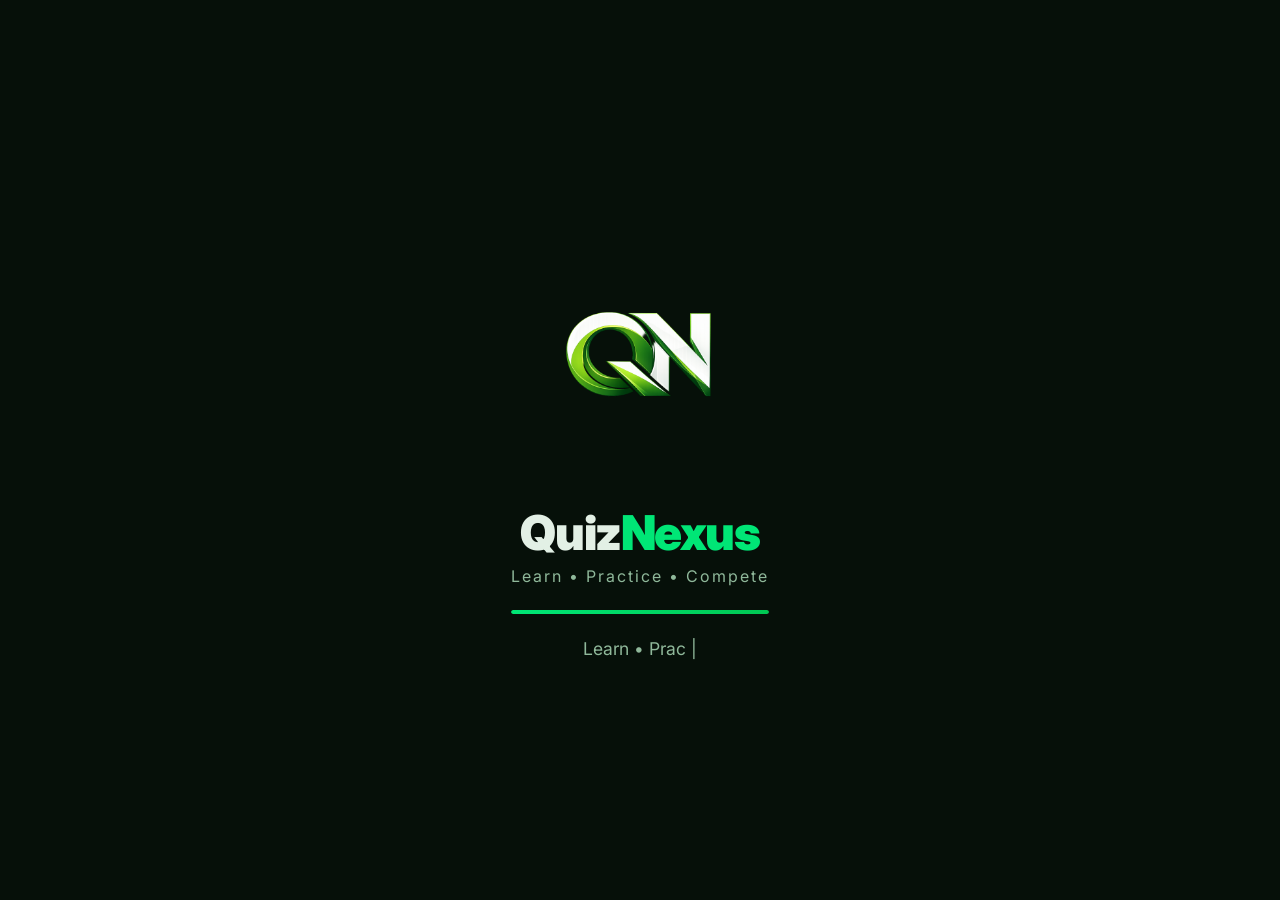
<file: index.html>
<!DOCTYPE html>
<html lang="en">
<head>
    <!-- Theme Meta Tag -->
<meta name="theme-color" content="#0b1a0e">
    <!-- Prevent page zoom and scroll issues -->
<meta name="viewport" content="width=device-width, initial-scale=1.0, maximum-scale=1.0, user-scalable=no, viewport-fit=cover">
    <!-- PWA Manifest -->
<link rel="manifest" href="manifest.json">
<!-- Theme Color for Mobile -->
<meta name="theme-color" content="#00e676">
<!-- Apple Touch Icon -->
<link rel="apple-touch-icon" href="assets/images/logo.png">
    <meta charset="UTF-8">
    <meta name="viewport" content="width=device-width, initial-scale=1.0">
    <title>QuizNexus · Learn • Practice • Compete</title>
    <link rel="preconnect" href="https://fonts.googleapis.com">
    <link rel="preconnect" href="https://fonts.gstatic.com" crossorigin>
    <link href="https://fonts.googleapis.com/css2?family=Inter:wght@400;500;600;700;800;900&display=swap" rel="stylesheet">
    <link rel="stylesheet" href="https://cdnjs.cloudflare.com/ajax/libs/font-awesome/6.5.1/css/all.min.css">
    
    <!-- ===== FAVICON - Browser Tab Logo (Bada & Clear) ===== -->
    <link rel="icon" type="image/png" sizes="64x64" href="assets/images/logo.png">
    <link rel="icon" type="image/png" sizes="32x32" href="assets/images/logo.png">
    <link rel="apple-touch-icon" href="assets/images/logo.png">
    
    <link rel="stylesheet" href="css/style.css">
    <link rel="stylesheet" href="css/responsive.css">
    <link rel="stylesheet" href="css/animations.css">
    <style>
        * { margin: 0; padding: 0; box-sizing: border-box; }
        body {
            background: radial-gradient(circle at 20% 20%, #132b17, #051007);
            min-height: 100vh;
            font-family: 'Inter', sans-serif;
            color: #e2f0e5;
        }
        #loader-overlay {
            position: fixed;
            inset: 0;
            background: #061009;
            display: flex;
            align-items: center;
            justify-content: center;
            z-index: 9999;
            transition: opacity 0.8s ease;
        }
        .loader-container {
            text-align: center;
            max-width: 400px;
            padding: 40px;
        }
        .logo-animation {
            animation: fadeScale 1s ease;
        }
        @keyframes fadeScale {
            0% { opacity: 0; transform: scale(0.8); }
            100% { opacity: 1; transform: scale(1); }
        }
        .logo-text {
            font-size: 3rem;
            font-weight: 900;
            letter-spacing: -0.03em;
            color: #e2f0e5;
        }
        .logo-text .accent { color: #00e676; }
        .logo-tagline {
            color: #8fb89a;
            font-size: 1rem;
            margin-top: 4px;
            letter-spacing: 2px;
        }
        .loader-bar-container {
            width: 100%;
            height: 4px;
            background: #1a2d1f;
            border-radius: 12px;
            margin: 24px 0;
            overflow: hidden;
        }
        .loader-bar {
            height: 100%;
            width: 0%;
            background: linear-gradient(90deg, #00e676, #00c853);
            border-radius: 12px;
            animation: loadBar 2.5s ease forwards;
        }
        @keyframes loadBar {
            0% { width: 0%; }
            100% { width: 100%; }
        }
        .typing-container {
            font-size: 1.1rem;
            color: #8fb89a;
            min-height: 30px;
        }
        .cursor {
            animation: blink 0.8s infinite;
        }
        @keyframes blink {
            0%, 100% { opacity: 1; }
            50% { opacity: 0; }
        }
        #particles-canvas {
            position: fixed;
            top: 0; left: 0;
            width: 100%; height: 100%;
            z-index: -1;
            pointer-events: none;
        }
    </style>
</head>
<body>
    <body data-theme="dark"></body>
    <canvas id="particles-canvas"></canvas>
    <div id="loader-overlay">
        <div class="loader-container">
            <div class="logo-animation">
                <!-- ===== BIG LOGO - 250px ===== -->
                <img src="assets/images/logo.png" alt="QuizNexus Logo" style="width:250px; height:250px; object-fit:contain; display:block; margin:0 auto 20px;">
                <h1 class="logo-text">Quiz<span class="accent">Nexus</span></h1>
                <p class="logo-tagline">Learn • Practice • Compete</p>
            </div>
            <div class="loader-bar-container">
                <div class="loader-bar" id="loaderBar"></div>
            </div>
            <div class="typing-container">
                <span id="typingText"></span>
                <span class="cursor">|</span>
            </div>
        </div>
    </div>

    <script>
        // Database & App Logic
        const DB = {
            USERS: 'quiznexus_users',
            QUIZZES: 'quiznexus_quizzes',
            RESULTS: 'quiznexus_results',
            SETTINGS: 'quiznexus_settings',
            CURRENT_USER: 'quiznexus_current_user',
            ADMIN_SESSION: 'quiznexus_admin_session',
            getUsers() { return JSON.parse(localStorage.getItem(this.USERS)) || []; },
            saveUsers(users) { localStorage.setItem(this.USERS, JSON.stringify(users)); },
            getUserById(id) { return this.getUsers().find(u => u.id === id) || null; },
            getUserByRollNumber(rollNumber) { return this.getUsers().find(u => u.rollNumber === rollNumber) || null; },
            getUserByEmail(email) { return this.getUsers().find(u => u.email === email) || null; },
            createUser(userData) {
                const users = this.getUsers();
                const newUser = {
                    id: 'user_' + Date.now() + '_' + Math.random().toString(36).substr(2, 6),
                    fullName: userData.fullName,
                    rollNumber: userData.rollNumber,
                    password: userData.password,
                    email: userData.email || '',
                    phone: userData.phone || '',
                    avatar: userData.avatar || this.getDefaultAvatar(),
                    xp: 0,
                    streak: 0,
                    longestStreak: 0,
                    totalScore: 0,
                    quizzesTaken: [],
                    achievements: [],
                    createdAt: new Date().toISOString(),
                    isActive: true,
                    isBanned: false
                };
                users.push(newUser);
                this.saveUsers(users);
                return newUser;
            },
            updateUser(id, updates) {
                const users = this.getUsers();
                const index = users.findIndex(u => u.id === id);
                if (index === -1) return null;
                users[index] = { ...users[index], ...updates };
                this.saveUsers(users);
                return users[index];
            },
            deleteUser(id) {
                const users = this.getUsers();
                const filtered = users.filter(u => u.id !== id);
                this.saveUsers(filtered);
                return filtered;
            },
            getQuizzes() { return JSON.parse(localStorage.getItem(this.QUIZZES)) || []; },
            saveQuizzes(quizzes) { localStorage.setItem(this.QUIZZES, JSON.stringify(quizzes)); },
            getQuizById(id) { return this.getQuizzes().find(q => q.id === id) || null; },
            createQuiz(quizData) {
                const quizzes = this.getQuizzes();
                const newQuiz = {
                    id: 'quiz_' + Date.now() + '_' + Math.random().toString(36).substr(2, 6),
                    title: quizData.title,
                    description: quizData.description || '',
                    duration: parseInt(quizData.duration) || 10,
                    questions: quizData.questions || [],
                    published: quizData.published !== undefined ? quizData.published : true,
                    createdBy: quizData.createdBy || 'admin',
                    createdAt: new Date().toISOString(),
                    totalAttempts: 0,
                    averageScore: 0
                };
                quizzes.push(newQuiz);
                this.saveQuizzes(quizzes);
                return newQuiz;
            },
            updateQuiz(id, updates) {
                const quizzes = this.getQuizzes();
                const index = quizzes.findIndex(q => q.id === id);
                if (index === -1) return null;
                quizzes[index] = { ...quizzes[index], ...updates };
                this.saveQuizzes(quizzes);
                return quizzes[index];
            },
            deleteQuiz(id) {
                const quizzes = this.getQuizzes();
                const filtered = quizzes.filter(q => q.id !== id);
                this.saveQuizzes(filtered);
                return filtered;
            },
            getResults() { return JSON.parse(localStorage.getItem(this.RESULTS)) || []; },
            saveResults(results) { localStorage.setItem(this.RESULTS, JSON.stringify(results)); },
            getResultsByUserId(userId) { return this.getResults().filter(r => r.userId === userId); },
            createResult(resultData) {
                const results = this.getResults();
                const newResult = {
                    id: 'result_' + Date.now() + '_' + Math.random().toString(36).substr(2, 6),
                    userId: resultData.userId,
                    quizId: resultData.quizId,
                    quizTitle: resultData.quizTitle || '',
                    score: resultData.score || 0,
                    total: resultData.total || 0,
                    percentage: resultData.percentage || 0,
                    correct: resultData.correct || 0,
                    wrong: resultData.wrong || 0,
                    skipped: resultData.skipped || 0,
                    timeTaken: resultData.timeTaken || 0,
                    answers: resultData.answers || [],
                    completedAt: new Date().toISOString()
                };
                results.push(newResult);
                this.saveResults(results);
                const user = this.getUserById(resultData.userId);
                if (user) {
                    this.updateUser(resultData.userId, {
                        totalScore: (user.totalScore || 0) + resultData.score,
                        quizzesTaken: [...(user.quizzesTaken || []), resultData.quizId],
                        xp: (user.xp || 0) + Math.floor(resultData.score * 10)
                    });
                }
                return newResult;
            },
            getSettings() {
                return JSON.parse(localStorage.getItem(this.SETTINGS)) || {
                    theme: 'dark',
                    accentColor: '#00e676',
                    animations: true,
                    notifications: true,
                    sound: true,
                    fontSize: 'medium',
                    language: 'en'
                };
            },
            saveSettings(settings) { localStorage.setItem(this.SETTINGS, JSON.stringify(settings)); },
            getCurrentUser() {
                const data = localStorage.getItem(this.CURRENT_USER);
                return data ? JSON.parse(data) : null;
            },
            setCurrentUser(user) { localStorage.setItem(this.CURRENT_USER, JSON.stringify(user)); },
            clearCurrentUser() { localStorage.removeItem(this.CURRENT_USER); },
            isAdminLoggedIn() { return localStorage.getItem(this.ADMIN_SESSION) === 'true'; },
            setAdminSession(value) { localStorage.setItem(this.ADMIN_SESSION, JSON.stringify(value)); },
            getDefaultAvatar() {
                let avatar = localStorage.getItem('defaultAvatar');
                if (avatar) return avatar;
                try {
                    const canvas = document.createElement('canvas');
                    canvas.width = 200;
                    canvas.height = 200;
                    const ctx = canvas.getContext('2d');
                    const gradient = ctx.createRadialGradient(100, 100, 0, 100, 100, 100);
                    gradient.addColorStop(0, '#00e676');
                    gradient.addColorStop(1, '#008c3a');
                    ctx.beginPath();
                    ctx.arc(100, 100, 100, 0, Math.PI * 2);
                    ctx.fillStyle = gradient;
                    ctx.fill();
                    ctx.fillStyle = 'rgba(255,255,255,0.6)';
                    ctx.beginPath();
                    ctx.arc(100, 70, 35, 0, Math.PI * 2);
                    ctx.fill();
                    ctx.beginPath();
                    ctx.ellipse(100, 160, 45, 35, 0, 0, Math.PI * 2);
                    ctx.fill();
                    ctx.fillStyle = 'rgba(255,255,255,0.2)';
                    ctx.font = 'bold 60px Arial';
                    ctx.textAlign = 'center';
                    ctx.textBaseline = 'middle';
                    ctx.fillText('QN', 100, 120);
                    avatar = canvas.toDataURL('image/png');
                    localStorage.setItem('defaultAvatar', avatar);
                    return avatar;
                } catch(e) {
                    return 'data:image/svg+xml,<svg xmlns="http://www.w3.org/2000/svg" viewBox="0 0 100 100"><circle cx="50" cy="50" r="50" fill="%2300e676"/><text x="50" y="65" font-size="50" text-anchor="middle" fill="white" font-family="Arial">QN</text></svg>';
                }
            },
            clearAll() {
                localStorage.removeItem(this.USERS);
                localStorage.removeItem(this.QUIZZES);
                localStorage.removeItem(this.RESULTS);
                localStorage.removeItem(this.SETTINGS);
                localStorage.removeItem(this.CURRENT_USER);
                localStorage.removeItem(this.ADMIN_SESSION);
                localStorage.removeItem('defaultAvatar');
            }
        };

        function showToast(message, type = 'success') {
            const container = document.getElementById('toastContainer');
            if (!container) return;
            const toast = document.createElement('div');
            toast.className = `toast ${type}`;
            const icon = type === 'success' ? 'fa-check-circle' : type === 'error' ? 'fa-exclamation-circle' : 'fa-info-circle';
            toast.innerHTML = `<i class="fas ${icon}"></i><span>${message}</span>`;
            container.appendChild(toast);
            setTimeout(() => {
                toast.style.opacity = '0';
                toast.style.transform = 'translateX(100px)';
                setTimeout(() => toast.remove(), 400);
            }, 3500);
        }

        function redirectTo(page) { window.location.href = page; }

        function initParticles() {
            const canvas = document.getElementById('particles-canvas');
            if (!canvas) return;
            const ctx = canvas.getContext('2d');
            let w, h;
            function resize() {
                w = canvas.width = window.innerWidth;
                h = canvas.height = window.innerHeight;
            }
            window.addEventListener('resize', resize);
            resize();
            const particles = [];
            const count = Math.min(80, Math.floor((w * h) / 20000));
            for (let i = 0; i < count; i++) {
                particles.push({
                    x: Math.random() * w,
                    y: Math.random() * h,
                    vx: (Math.random() - 0.5) * 0.5,
                    vy: (Math.random() - 0.5) * 0.5,
                    r: Math.random() * 2 + 1,
                    opacity: Math.random() * 0.5 + 0.2
                });
            }
            function draw() {
                ctx.clearRect(0, 0, w, h);
                for (let i = 0; i < particles.length; i++) {
                    for (let j = i + 1; j < particles.length; j++) {
                        const dx = particles[i].x - particles[j].x;
                        const dy = particles[i].y - particles[j].y;
                        const dist = Math.sqrt(dx * dx + dy * dy);
                        if (dist < 150) {
                            ctx.beginPath();
                            ctx.strokeStyle = `rgba(0, 230, 118, ${0.05 * (1 - dist / 150)})`;
                            ctx.lineWidth = 0.5;
                            ctx.moveTo(particles[i].x, particles[i].y);
                            ctx.lineTo(particles[j].x, particles[j].y);
                            ctx.stroke();
                        }
                    }
                }
                particles.forEach(p => {
                    p.x += p.vx;
                    p.y += p.vy;
                    if (p.x < 0 || p.x > w) p.vx *= -1;
                    if (p.y < 0 || p.y > h) p.vy *= -1;
                    ctx.beginPath();
                    ctx.arc(p.x, p.y, p.r, 0, Math.PI * 2);
                    ctx.fillStyle = `rgba(0, 230, 118, ${p.opacity})`;
                    ctx.fill();
                });
                requestAnimationFrame(draw);
            }
            draw();
        }

        document.addEventListener('DOMContentLoaded', function() {
            initParticles();
            const texts = ['Learn • Practice • Compete', 'Knowledge is Power', 'Quiz Master'];
            let textIndex = 0, charIndex = 0, isDeleting = false;
            const typingElement = document.getElementById('typingText');
            function typeEffect() {
                if (!typingElement) return;
                const currentText = texts[textIndex];
                if (!isDeleting) {
                    typingElement.textContent = currentText.substring(0, charIndex + 1);
                    charIndex++;
                    if (charIndex === currentText.length) {
                        isDeleting = true;
                        setTimeout(typeEffect, 2000);
                        return;
                    }
                } else {
                    typingElement.textContent = currentText.substring(0, charIndex);
                    charIndex--;
                    if (charIndex < 0) {
                        isDeleting = false;
                        textIndex = (textIndex + 1) % texts.length;
                        setTimeout(typeEffect, 500);
                        return;
                    }
                }
                setTimeout(typeEffect, isDeleting ? 50 : 100);
            }
            typeEffect();
            const loader = document.getElementById('loader-overlay');
            setTimeout(() => {
                loader.style.opacity = '0';
                setTimeout(() => {
                    loader.style.display = 'none';
                    window.location.href = 'login.html';
                }, 800);
            }, 3500);
            if (DB.getUsers().length === 0) {
                DB.createUser({
                    fullName: 'Admin User',
                    rollNumber: 'ADMIN001',
                    password: 'admin123',
                    email: 'admin@quiznexus.com',
                    phone: '1234567890'
                });
                DB.createQuiz({
                    title: 'JavaScript Basics',
                    description: 'Test your knowledge of JavaScript fundamentals',
                    duration: 10,
                    published: true,
                    questions: [
                        { id: 'q1', text: 'What is the output of console.log(typeof [])?', options: ['array', 'object', 'undefined', 'null'], correct: 1, explanation: 'In JavaScript, arrays are objects' },
                        { id: 'q2', text: 'Which method is used to add an element to the end of an array?', options: ['push()', 'pop()', 'shift()', 'unshift()'], correct: 0, explanation: 'push() adds elements to the end of an array' },
                        { id: 'q3', text: 'What is the correct way to write a function in JavaScript?', options: ['function myFunc() {}', 'function:myFunc() {}', 'func myFunc() {}', '() => function {}'], correct: 0, explanation: 'function myFunc() {} is the standard function declaration' }
                    ]
                });
                console.log('✅ QuizNexus initialized with sample data');
            }
            console.log('🚀 QuizNexus loaded successfully!');
        });
    </script>
</body>
</html>
</file>
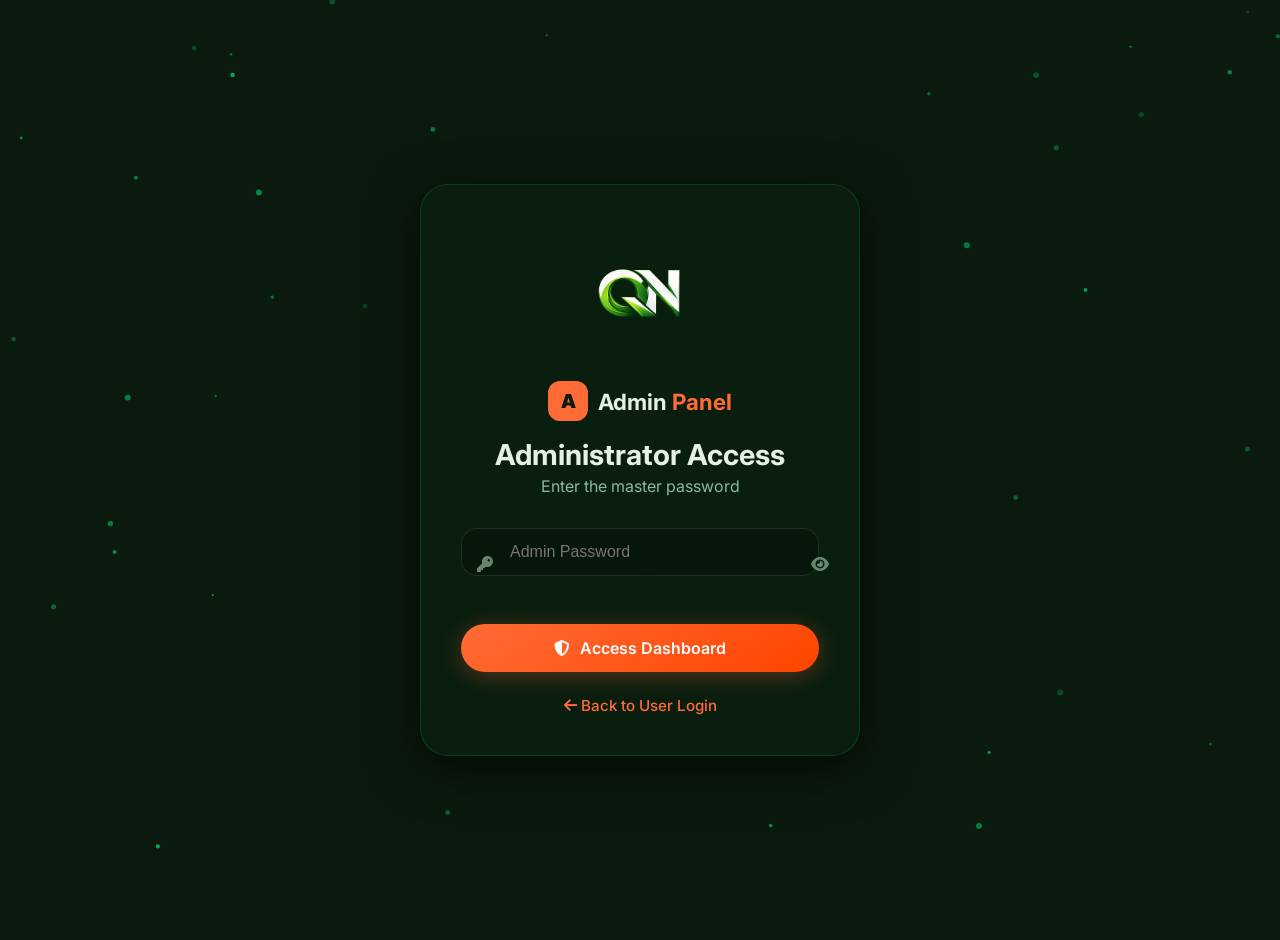
<file: admin-login.html>
<!DOCTYPE html>
<html lang="en">
<head>
    <!-- Theme Meta Tag -->
<meta name="theme-color" content="#0b1a0e">
    <!-- Prevent page zoom and scroll issues -->
<meta name="viewport" content="width=device-width, initial-scale=1.0, maximum-scale=1.0, user-scalable=no, viewport-fit=cover">
    <!-- PWA Manifest -->
<link rel="manifest" href="manifest.json">
<!-- Theme Color for Mobile -->
<meta name="theme-color" content="#00e676">
<!-- Apple Touch Icon -->
<link rel="apple-touch-icon" href="assets/images/logo.png">
    <meta charset="UTF-8">
    <meta name="viewport" content="width=device-width, initial-scale=1.0">
    <title>Admin Login · QuizNexus</title>
    <link rel="preconnect" href="https://fonts.googleapis.com">
    <link rel="preconnect" href="https://fonts.gstatic.com" crossorigin>
    <link href="https://fonts.googleapis.com/css2?family=Inter:wght@400;500;600;700;800;900&display=swap" rel="stylesheet">
    <link rel="stylesheet" href="https://cdnjs.cloudflare.com/ajax/libs/font-awesome/6.5.1/css/all.min.css">
    
    <!-- ===== FAVICON - Browser Tab Logo ===== -->
    <link rel="icon" type="image/png" sizes="64x64" href="assets/images/logo.png">
    <link rel="icon" type="image/png" sizes="32x32" href="assets/images/logo.png">
    <link rel="apple-touch-icon" href="assets/images/logo.png">
    
    <link rel="stylesheet" href="css/style.css">
    <link rel="stylesheet" href="css/responsive.css">
    <link rel="stylesheet" href="css/animations.css">
    <style>
        * { margin: 0; padding: 0; box-sizing: border-box; }
        body {
            background: radial-gradient(circle at 20% 20%, #132b17, #051007);
            min-height: 100vh;
            font-family: 'Inter', sans-serif;
            color: #e2f0e5;
            display: flex;
            align-items: center;
            justify-content: center;
            padding: 20px;
        }
        .auth-container {
            display: flex;
            align-items: center;
            justify-content: center;
            min-height: 100vh;
            padding: 20px;
            width: 100%;
        }
        .glass {
            background: rgba(15, 32, 19, 0.65);
            backdrop-filter: blur(12px) saturate(180%);
            border: 1px solid rgba(0, 255, 100, 0.15);
            box-shadow: 0 12px 48px rgba(0, 0, 0, 0.7);
            border-radius: 28px;
            transition: 0.3s;
        }
        .glass:hover { border-color: rgba(0, 230, 118, 0.3); }
        .auth-card {
            max-width: 440px;
            width: 100%;
            padding: 40px;
        }
        .auth-header {
            text-align: center;
            margin-bottom: 32px;
        }
        .mini-logo {
            display: flex;
            align-items: center;
            justify-content: center;
            gap: 10px;
            margin-bottom: 16px;
        }
        .logo-icon {
            background: #ff6b35;
            color: #0b1a0e;
            width: 40px;
            height: 40px;
            border-radius: 12px;
            display: flex;
            align-items: center;
            justify-content: center;
            font-weight: 900;
            font-size: 1.2rem;
        }
        .logo-name {
            font-weight: 700;
            font-size: 1.4rem;
            color: #e2f0e5;
        }
        .logo-name .accent { color: #ff6b35; }
        .auth-header h2 { font-size: 1.8rem; font-weight: 700; }
        .auth-subtitle { color: #8fb89a; margin-top: 4px; }
        .input-group {
            position: relative;
            margin: 14px 0;
        }
        .input-group i {
            position: absolute;
            left: 16px;
            top: 50%;
            transform: translateY(-50%);
            color: #8fb89a;
            font-size: 1rem;
            opacity: 0.7;
        }
        .input-group input {
            width: 100%;
            padding: 14px 16px 14px 48px;
            background: rgba(0, 0, 0, 0.25);
            border: 1.5px solid rgba(45, 74, 52, 0.5);
            border-radius: 16px;
            color: #e2f0e5;
            font-size: 1rem;
            outline: none;
            transition: 0.3s;
        }
        .input-group input:focus {
            border-color: #ff6b35;
            box-shadow: 0 0 30px rgba(255, 107, 53, 0.15);
        }
        .input-group .toggle-pw {
            position: absolute;
            right: 16px;
            top: 50%;
            transform: translateY(-50%);
            background: transparent;
            border: none;
            color: #8fb89a;
            cursor: pointer;
            font-size: 1rem;
            padding: 4px;
        }
        .error-msg {
            color: #ff6b6b;
            font-size: 0.8rem;
            margin-top: 4px;
            padding-left: 16px;
            min-height: 20px;
        }
        .btn-primary {
            background: linear-gradient(145deg, #ff6b35, #ff4500);
            border: none;
            padding: 14px 28px;
            border-radius: 60px;
            font-weight: 600;
            font-size: 1rem;
            color: white;
            cursor: pointer;
            transition: 0.3s;
            box-shadow: 0 4px 24px rgba(255, 107, 53, 0.3);
            display: inline-flex;
            align-items: center;
            justify-content: center;
            gap: 10px;
            width: 100%;
            margin-top: 10px;
        }
        .btn-primary:hover { transform: scale(1.02); box-shadow: 0 8px 36px rgba(255, 107, 53, 0.5); }
        .auth-footer {
            text-align: center;
            margin-top: 24px;
            color: #8fb89a;
            font-size: 0.95rem;
        }
        .link-accent {
            color: #ff6b35;
            text-decoration: none;
            font-weight: 500;
            transition: 0.3s;
        }
        .link-accent:hover { text-shadow: 0 0 20px #ff6b35; }
        .toast-container {
            position: fixed;
            bottom: 30px;
            right: 30px;
            z-index: 9999;
        }
        .toast {
            background: rgba(20, 40, 25, 0.92);
            backdrop-filter: blur(14px);
            border-left: 4px solid #ff6b35;
            padding: 14px 20px;
            border-radius: 16px;
            color: #e2f0e5;
            margin-top: 10px;
            animation: slideUp 0.4s ease;
        }
        .toast.error { border-left-color: #ff4444; }
        @keyframes slideUp {
            0% { opacity: 0; transform: translateY(30px); }
            100% { opacity: 1; transform: translateY(0); }
        }
        #particles-canvas {
            position: fixed;
            top: 0; left: 0;
            width: 100%; height: 100%;
            z-index: -1;
            pointer-events: none;
        }
        .page-enter { animation: fadeScale 0.6s ease; }
        @keyframes fadeScale {
            0% { opacity: 0; transform: scale(0.92); }
            100% { opacity: 1; transform: scale(1); }
        }
    </style>
</head>
<body>
    <body data-theme="dark"></body>
    <canvas id="particles-canvas"></canvas>
    <div class="auth-container page-enter">
        <div class="glass auth-card admin-auth">
            <div class="auth-header">
                <!-- ===== BIG LOGO - 140px ===== -->
                <img src="assets/images/logo.png" alt="QuizNexus" style="width:140px; height:140px; object-fit:contain; display:block; margin:0 auto 16px;">
                <div class="mini-logo">
                    <span class="logo-icon">A</span>
                    <span class="logo-name">Admin <span class="accent">Panel</span></span>
                </div>
                <h2>Administrator Access</h2>
                <p class="auth-subtitle">Enter the master password</p>
            </div>

            <form id="adminLoginForm" onsubmit="event.preventDefault(); handleAdminLogin();">
                <div class="input-group">
                    <i class="fas fa-key"></i>
                    <input type="password" id="adminPassword" placeholder="Admin Password" required>
                    <button type="button" class="toggle-pw" onclick="togglePassword('adminPassword')">
                        <i class="fas fa-eye"></i>
                    </button>
                    <div class="error-msg" id="adminError"></div>
                </div>

                <button type="submit" class="btn-primary">
                    <i class="fas fa-shield-alt"></i> Access Dashboard
                </button>
            </form>

            <div class="auth-footer">
                <p><a href="login.html" class="link-accent"><i class="fas fa-arrow-left"></i> Back to User Login</a></p>
            </div>
        </div>
    </div>

    <div class="toast-container" id="toastContainer"></div>

    <script>
        function showToast(message, type = 'success') {
            const container = document.getElementById('toastContainer');
            if (!container) return;
            const toast = document.createElement('div');
            toast.className = `toast ${type}`;
            toast.textContent = message;
            container.appendChild(toast);
            setTimeout(() => {
                toast.style.opacity = '0';
                toast.style.transform = 'translateX(50px)';
                setTimeout(() => toast.remove(), 400);
            }, 3000);
        }

        function redirectTo(page) { window.location.href = page; }

        function togglePassword(inputId) {
            const input = document.getElementById(inputId);
            if (!input) return;
            const type = input.type === 'password' ? 'text' : 'password';
            input.type = type;
            const icon = input.parentElement?.querySelector('.toggle-pw i');
            if (icon) {
                icon.className = type === 'password' ? 'fas fa-eye' : 'fas fa-eye-slash';
            }
        }

        function handleAdminLogin() {
            const password = document.getElementById('adminPassword').value;
            const errorDiv = document.getElementById('adminError');

            if (password === 'Dominator_7&') {
                localStorage.setItem('quiznexus_admin_session', 'true');
                showToast('Welcome Admin! 🛡️');
                setTimeout(() => redirectTo('admin-dashboard.html'), 400);
            } else {
                errorDiv.textContent = '✗ Invalid admin password!';
                document.getElementById('adminPassword').style.borderColor = '#ff4444';
                setTimeout(() => {
                    errorDiv.textContent = '';
                    document.getElementById('adminPassword').style.borderColor = '';
                }, 3000);
            }
        }

        function initParticles() {
            const canvas = document.getElementById('particles-canvas');
            if (!canvas) return;
            const ctx = canvas.getContext('2d');
            let w, h;
            function resize() {
                w = canvas.width = window.innerWidth;
                h = canvas.height = window.innerHeight;
            }
            window.addEventListener('resize', resize);
            resize();
            const particles = [];
            for (let i = 0; i < 50; i++) {
                particles.push({
                    x: Math.random() * w,
                    y: Math.random() * h,
                    vx: (Math.random() - 0.5) * 0.5,
                    vy: (Math.random() - 0.5) * 0.5,
                    r: Math.random() * 2 + 1,
                    opacity: Math.random() * 0.5 + 0.2
                });
            }
            function draw() {
                ctx.clearRect(0, 0, w, h);
                particles.forEach(p => {
                    p.x += p.vx;
                    p.y += p.vy;
                    if (p.x < 0 || p.x > w) p.vx *= -1;
                    if (p.y < 0 || p.y > h) p.vy *= -1;
                    ctx.beginPath();
                    ctx.arc(p.x, p.y, p.r, 0, Math.PI * 2);
                    ctx.fillStyle = `rgba(0, 230, 118, ${p.opacity})`;
                    ctx.fill();
                });
                requestAnimationFrame(draw);
            }
            draw();
        }

        document.addEventListener('DOMContentLoaded', function() {
            initParticles();
        });

        window.handleAdminLogin = handleAdminLogin;
        window.togglePassword = togglePassword;
    </script>
</body>
</html>
</file>
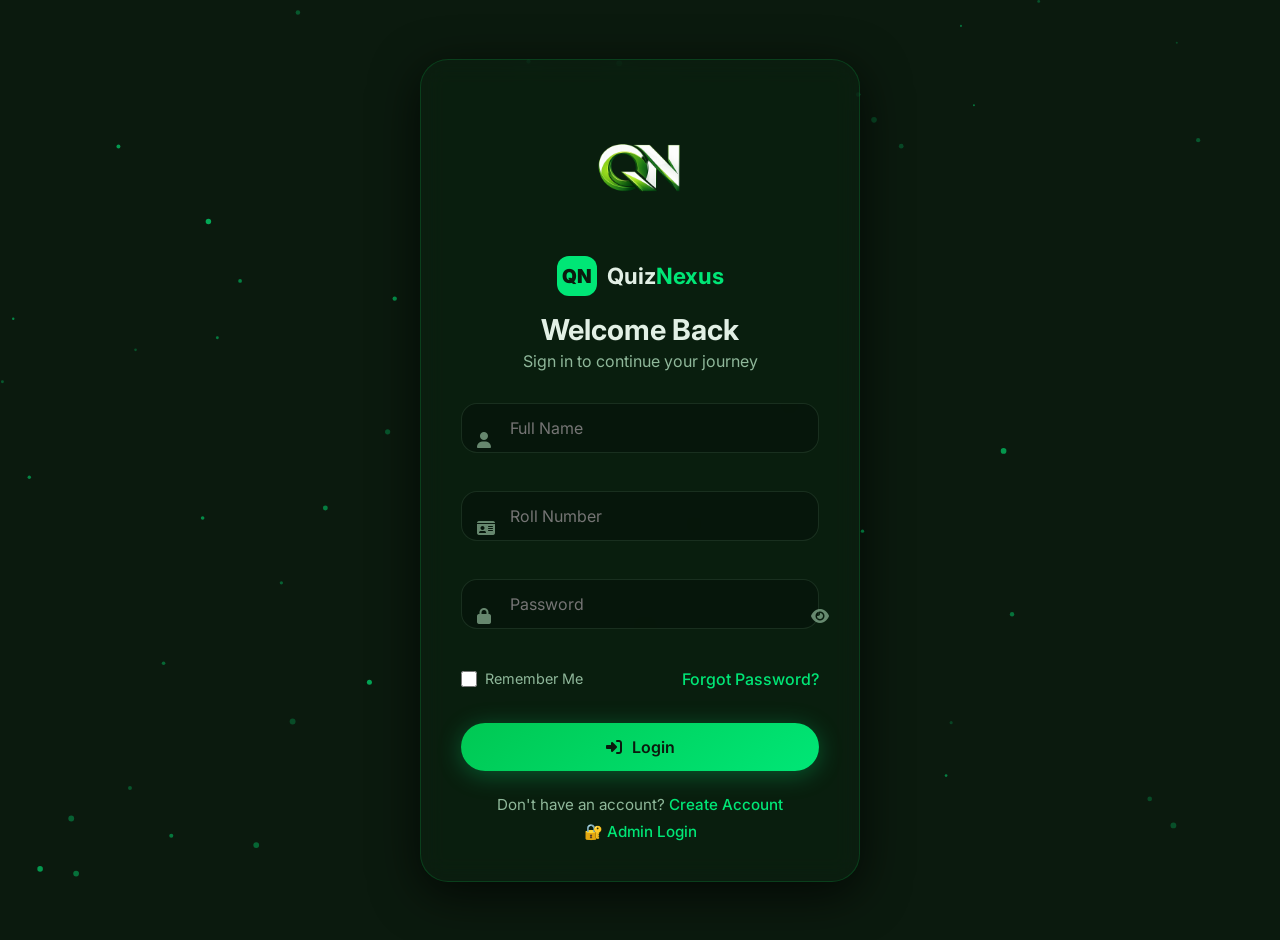
<file: leaderboard.html>
<!DOCTYPE html>
<html lang="en">
<head>
    <!-- Theme Meta Tag -->
<meta name="theme-color" content="#0b1a0e">
    <!-- Prevent page zoom and scroll issues -->
<meta name="viewport" content="width=device-width, initial-scale=1.0, maximum-scale=1.0, user-scalable=no, viewport-fit=cover">
    <!-- PWA Manifest -->
<link rel="manifest" href="manifest.json">
<!-- Theme Color for Mobile -->
<meta name="theme-color" content="#00e676">
<!-- Apple Touch Icon -->
<link rel="apple-touch-icon" href="assets/images/logo.png">
    <link rel="icon" type="image/png" href="assets/images/logo.png">
    <meta charset="UTF-8">
    <meta name="viewport" content="width=device-width, initial-scale=1.0">
    <title>Leaderboard · QuizNexus</title>
    <link rel="preconnect" href="https://fonts.googleapis.com">
    <link rel="preconnect" href="https://fonts.gstatic.com" crossorigin>
    <link href="https://fonts.googleapis.com/css2?family=Inter:wght@400;500;600;700;800;900&display=swap" rel="stylesheet">
    <link rel="stylesheet" href="https://cdnjs.cloudflare.com/ajax/libs/font-awesome/6.5.1/css/all.min.css">
    <link rel="icon" type="image/png" href="assets/images/logo.png">
    <style>
        * { margin: 0; padding: 0; box-sizing: border-box; }
        body {
            background: radial-gradient(circle at 20% 20%, #132b17, #051007);
            min-height: 100vh;
            font-family: 'Inter', sans-serif;
            color: #e2f0e5;
        }
        .app-layout {
            display: flex;
            min-height: 100vh;
            padding: 16px;
            gap: 16px;
        }
        .glass {
            background: rgba(15, 32, 19, 0.65);
            backdrop-filter: blur(12px);
            border: 1px solid rgba(0, 255, 100, 0.15);
            border-radius: 28px;
            transition: 0.3s;
        }
        .glass:hover { border-color: rgba(0, 230, 118, 0.3); }
        .sidebar {
            width: 240px;
            padding: 24px 16px;
            position: sticky;
            top: 16px;
            height: calc(100vh - 32px);
            overflow-y: auto;
            flex-shrink: 0;
        }
        .sidebar-brand {
            display: flex;
            align-items: center;
            gap: 10px;
            padding: 0 8px 24px;
            border-bottom: 1px solid rgba(0, 255, 100, 0.15);
            margin-bottom: 20px;
        }
        .logo-icon {
            background: #00e676;
            color: #0b1a0e;
            width: 40px;
            height: 40px;
            border-radius: 12px;
            display: flex;
            align-items: center;
            justify-content: center;
            font-weight: 900;
            font-size: 1.2rem;
        }
        .logo-name {
            font-weight: 700;
            font-size: 1.4rem;
            color: #e2f0e5;
        }
        .logo-name .accent { color: #00e676; }
        .sidebar-nav {
            display: flex;
            flex-direction: column;
            gap: 4px;
        }
        .nav-item {
            display: flex;
            align-items: center;
            gap: 12px;
            padding: 10px 14px;
            border-radius: 16px;
            color: #8fb89a;
            text-decoration: none;
            transition: 0.3s;
            font-weight: 500;
            cursor: pointer;
        }
        .nav-item:hover { background: rgba(0, 230, 118, 0.08); color: #e2f0e5; }
        .nav-item.active { background: rgba(0, 230, 118, 0.12); color: #00e676; }
        .nav-item i { width: 20px; text-align: center; }
        .main-content {
            flex: 1;
            padding: 0 8px 20px;
        }
        .dashboard-header {
            display: flex;
            justify-content: space-between;
            align-items: center;
            padding: 16px 0 24px;
            flex-wrap: wrap;
            gap: 12px;
        }
        .dashboard-header h1 { font-size: 2rem; font-weight: 700; }
        .header-actions {
            display: flex;
            align-items: center;
            gap: 16px;
            flex-wrap: wrap;
        }
        .search-input {
            padding: 8px 16px;
            border-radius: 60px;
            border: 1.5px solid rgba(0, 255, 100, 0.15);
            background: rgba(0, 0, 0, 0.2);
            color: #e2f0e5;
            font-family: 'Inter', sans-serif;
            min-width: 200px;
        }
        .search-input:focus { border-color: #00e676; outline: none; }
        .theme-toggle {
            background: transparent;
            border: 1px solid rgba(0, 255, 100, 0.15);
            border-radius: 50%;
            width: 40px;
            height: 40px;
            color: #e2f0e5;
            cursor: pointer;
            transition: 0.3s;
            display: flex;
            align-items: center;
            justify-content: center;
        }
        .theme-toggle:hover { background: rgba(0, 230, 118, 0.1); border-color: #00e676; }
        .leaderboard-container { padding: 28px; }
        .leaderboard-filters {
            display: flex;
            gap: 12px;
            margin-bottom: 20px;
        }
        .filter-btn {
            padding: 8px 20px;
            border-radius: 60px;
            border: 1.5px solid rgba(0, 255, 100, 0.15);
            background: transparent;
            color: #8fb89a;
            cursor: pointer;
            transition: 0.3s;
        }
        .filter-btn.active,
        .filter-btn:hover { border-color: #00e676; color: #e2f0e5; background: rgba(0, 230, 118, 0.05); }
        .leaderboard-item {
            display: flex;
            align-items: center;
            gap: 16px;
            padding: 12px 16px;
            border-bottom: 1px solid rgba(0, 255, 100, 0.08);
            transition: 0.3s;
        }
        .leaderboard-item:hover { background: rgba(0, 230, 118, 0.04); }
        .leaderboard-item .rank {
            font-weight: 700;
            font-size: 1.1rem;
            min-width: 36px;
        }
        .leaderboard-item .rank.gold { color: #ffd700; }
        .leaderboard-item .rank.silver { color: #c0c0c0; }
        .leaderboard-item .rank.bronze { color: #cd7f32; }
        .leaderboard-item .user-info { flex: 1; }
        .leaderboard-item .user-info .name { font-weight: 600; }
        .leaderboard-item .user-info .detail { font-size: 0.8rem; color: #8fb89a; }
        .leaderboard-item .score { font-weight: 700; color: #00e676; }
        .toast-container {
            position: fixed;
            bottom: 30px;
            right: 30px;
            z-index: 9999;
        }
        .toast {
            background: rgba(20, 40, 25, 0.92);
            backdrop-filter: blur(14px);
            border-left: 4px solid #00e676;
            padding: 14px 20px;
            border-radius: 16px;
            color: #e2f0e5;
            margin-top: 10px;
            animation: slideUp 0.4s ease;
        }
        @keyframes slideUp {
            0% { opacity: 0; transform: translateY(30px); }
            100% { opacity: 1; transform: translateY(0); }
        }
        #particles-canvas {
            position: fixed;
            top: 0; left: 0;
            width: 100%; height: 100%;
            z-index: -1;
            pointer-events: none;
        }
        @media (max-width: 768px) {
            .app-layout { flex-direction: column; padding: 10px; }
            .sidebar { width: 100%; height: auto; position: relative; top: 0; padding: 16px; }
            .sidebar-nav { flex-direction: row; flex-wrap: wrap; }
            .nav-item { padding: 6px 12px; font-size: 0.85rem; }
            .leaderboard-filters { flex-direction: column; }
            .filter-btn { width: 100%; text-align: center; }
        }
    </style>
</head>
<body>
    <body data-theme="dark"></body>
    <canvas id="particles-canvas"></canvas>
    <div class="app-layout">
        <aside class="sidebar glass">
            <div class="sidebar-brand">
                <img src="assets/images/logo.png" alt="QuizNexus" style="width:40px;height:40px;object-fit:contain;border-radius:10px;">
                <span class="logo-name">Quiz<span class="accent">Nexus</span></span>
            </div>
            <nav class="sidebar-nav">
                <a href="dashboard.html" class="nav-item"><i class="fas fa-th-large"></i> Dashboard</a>
                <a href="quiz.html" class="nav-item"><i class="fas fa-play-circle"></i> Available Quiz</a>
                <a href="result.html" class="nav-item"><i class="fas fa-chart-bar"></i> My Results</a>
                <a href="leaderboard.html" class="nav-item active"><i class="fas fa-trophy"></i> Leaderboard</a>
                <a href="profile.html" class="nav-item"><i class="fas fa-user-circle"></i> Profile</a>
                <a href="settings.html" class="nav-item"><i class="fas fa-cog"></i> Settings</a>
                <a href="#" class="nav-item" onclick="logout()"><i class="fas fa-sign-out-alt"></i> Logout</a>
            </nav>
        </aside>

        <main class="main-content">
            <header class="dashboard-header">
                <h1>🏆 Leaderboard</h1>
                <div class="header-actions">
                    <input type="text" id="searchLeaderboard" placeholder="Search users..." class="search-input" oninput="filterLeaderboard(this.value)">
                    <button class="theme-toggle" onclick="toggleTheme()"><i class="fas fa-moon"></i></button>
                </div>
            </header>

            <div class="leaderboard-container glass">
                <div class="leaderboard-filters">
                    <button class="filter-btn active" onclick="sortLeaderboard('score')">Sort by Score</button>
                    <button class="filter-btn" onclick="sortLeaderboard('quizzes')">Sort by Quizzes</button>
                </div>
                <div class="leaderboard-list" id="leaderboardList"></div>
            </div>
        </main>
    </div>

    <div class="toast-container" id="toastContainer"></div>

    <script>
        const DB = {
            USERS: 'quiznexus_users',
            RESULTS: 'quiznexus_results',
            SETTINGS: 'quiznexus_settings',
            CURRENT_USER: 'quiznexus_current_user',
            getUsers() { return JSON.parse(localStorage.getItem(this.USERS)) || []; },
            getResults() { return JSON.parse(localStorage.getItem(this.RESULTS)) || []; },
            getCurrentUser() {
                const data = localStorage.getItem(this.CURRENT_USER);
                return data ? JSON.parse(data) : null;
            },
            clearCurrentUser() { localStorage.removeItem(this.CURRENT_USER); },
            getSettings() {
                return JSON.parse(localStorage.getItem(this.SETTINGS)) || { theme: 'dark' };
            },
            saveSettings(settings) { localStorage.setItem(this.SETTINGS, JSON.stringify(settings)); }
        };

        let leaderboardData = [];
        let currentSort = 'score';

        function showToast(message, type = 'success') {
            const container = document.getElementById('toastContainer');
            if (!container) return;
            const toast = document.createElement('div');
            toast.className = `toast ${type}`;
            toast.textContent = message;
            container.appendChild(toast);
            setTimeout(() => {
                toast.style.opacity = '0';
                toast.style.transform = 'translateX(50px)';
                setTimeout(() => toast.remove(), 400);
            }, 3000);
        }

        function redirectTo(page) { window.location.href = page; }

        function logout() {
            DB.clearCurrentUser();
            showToast('Logged out successfully');
            setTimeout(() => redirectTo('login.html'), 400);
        }

        function applyTheme(theme) {
            document.documentElement.setAttribute('data-theme', theme);
            document.querySelectorAll('.theme-toggle i').forEach(icon => {
                icon.className = theme === 'dark' ? 'fas fa-moon' : 'fas fa-sun';
            });
            document.body.style.background = theme === 'light' ? 'radial-gradient(ellipse at 20% 20%, #e8f5e9, #c8e6c9)' : 'radial-gradient(circle at 20% 20%, #132b17, #051007)';
        }

        function loadLeaderboard() {
            const users = DB.getUsers();
            const results = DB.getResults();
            leaderboardData = users.map(user => {
                const userResults = results.filter(r => r.userId === user.id);
                return {
                    ...user,
                    totalScore: userResults.reduce((sum, r) => sum + r.score, 0),
                    avgPercentage: userResults.length > 0 ? (userResults.reduce((sum, r) => sum + r.percentage, 0) / userResults.length) : 0,
                    quizzesTaken: userResults.length,
                    highestScore: userResults.length > 0 ? Math.max(...userResults.map(r => r.score)) : 0
                };
            });
            sortLeaderboard(currentSort);
        }

        function sortLeaderboard(sortBy) {
            currentSort = sortBy;
            document.querySelectorAll('.filter-btn').forEach(btn => {
                btn.classList.toggle('active', btn.textContent.toLowerCase().includes(sortBy));
            });
            if (sortBy === 'score') leaderboardData.sort((a, b) => b.totalScore - a.totalScore);
            else if (sortBy === 'quizzes') leaderboardData.sort((a, b) => b.quizzesTaken - a.quizzesTaken);
            renderLeaderboard(leaderboardData);
        }

        function filterLeaderboard(query) {
            const filtered = leaderboardData.filter(user =>
                user.fullName.toLowerCase().includes(query.toLowerCase()) ||
                user.rollNumber.toLowerCase().includes(query.toLowerCase())
            );
            renderLeaderboard(filtered);
        }

        function renderLeaderboard(users) {
            const container = document.getElementById('leaderboardList');
            if (!container) return;
            if (users.length === 0) {
                container.innerHTML = '<p style="text-align:center;padding:40px;color:#8fb89a;">No users found</p>';
                return;
            }
            container.innerHTML = users.map((user, index) => {
                let rankClass = '', medalIcon = '';
                if (index === 0) { rankClass = 'gold'; medalIcon = '🥇'; }
                else if (index === 1) { rankClass = 'silver'; medalIcon = '🥈'; }
                else if (index === 2) { rankClass = 'bronze'; medalIcon = '🥉'; }
                return `
                    <div class="leaderboard-item glass" style="margin-bottom:8px;padding:16px 20px;">
                        <div class="rank ${rankClass}">${medalIcon || `#${index + 1}`}</div>
                        <div class="user-info">
                            <div class="name">${user.fullName}</div>
                            <div class="detail">${user.rollNumber} · ${user.quizzesTaken} quizzes taken</div>
                        </div>
                        <div class="score">${user.totalScore} pts<div style="font-size:0.75rem;color:#8fb89a;">${user.avgPercentage.toFixed(1)}% avg</div></div>
                    </div>
                `;
            }).join('');
        }

        function toggleTheme() {
            const settings = DB.getSettings();
            const newTheme = settings.theme === 'dark' ? 'light' : 'dark';
            settings.theme = newTheme;
            DB.saveSettings(settings);
            applyTheme(newTheme);
        }

        function initParticles() {
            const canvas = document.getElementById('particles-canvas');
            if (!canvas) return;
            const ctx = canvas.getContext('2d');
            let w, h;
            function resize() {
                w = canvas.width = window.innerWidth;
                h = canvas.height = window.innerHeight;
            }
            window.addEventListener('resize', resize);
            resize();
            const particles = [];
            for (let i = 0; i < 50; i++) {
                particles.push({
                    x: Math.random() * w,
                    y: Math.random() * h,
                    vx: (Math.random() - 0.5) * 0.5,
                    vy: (Math.random() - 0.5) * 0.5,
                    r: Math.random() * 2 + 1,
                    opacity: Math.random() * 0.5 + 0.2
                });
            }
            function draw() {
                ctx.clearRect(0, 0, w, h);
                particles.forEach(p => {
                    p.x += p.vx;
                    p.y += p.vy;
                    if (p.x < 0 || p.x > w) p.vx *= -1;
                    if (p.y < 0 || p.y > h) p.vy *= -1;
                    ctx.beginPath();
                    ctx.arc(p.x, p.y, p.r, 0, Math.PI * 2);
                    ctx.fillStyle = `rgba(0, 230, 118, ${p.opacity})`;
                    ctx.fill();
                });
                requestAnimationFrame(draw);
            }
            draw();
        }

        document.addEventListener('DOMContentLoaded', function() {
            const currentUser = DB.getCurrentUser();
            if (!currentUser) { redirectTo('login.html'); return; }
            const settings = DB.getSettings();
            if (settings.theme) applyTheme(settings.theme);
            initParticles();
            loadLeaderboard();
        });

        window.sortLeaderboard = sortLeaderboard;
        window.filterLeaderboard = filterLeaderboard;
        window.toggleTheme = toggleTheme;
        window.logout = logout;
    </script>
</body>
</html>
</file>
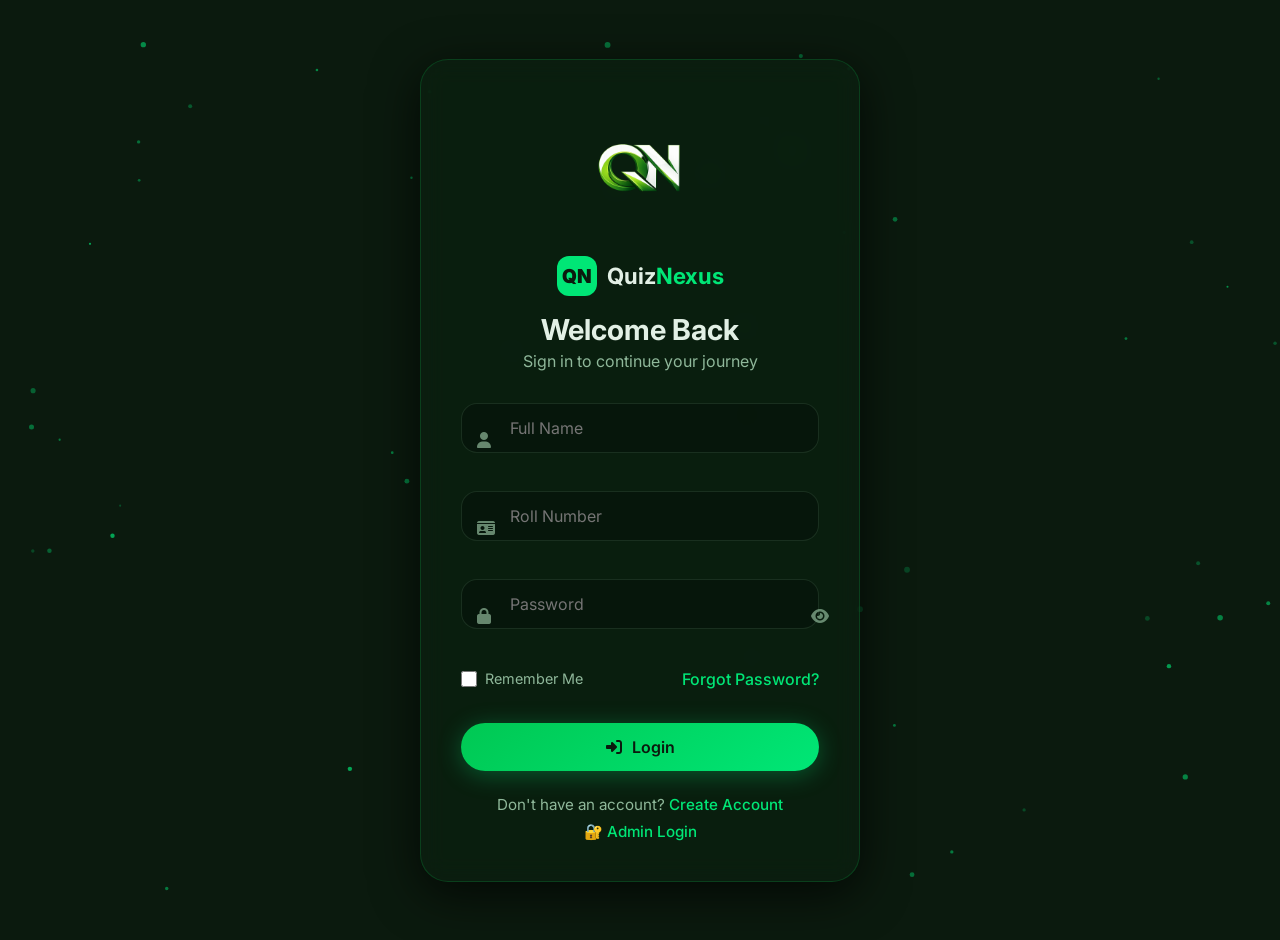
<file: login.html>
<!DOCTYPE html>
<html lang="en">
<head>
    <!-- Theme Meta Tag -->
<meta name="theme-color" content="#0b1a0e">
    <!-- Prevent page zoom and scroll issues -->
<meta name="viewport" content="width=device-width, initial-scale=1.0, maximum-scale=1.0, user-scalable=no, viewport-fit=cover">
    <!-- PWA Manifest -->
<link rel="manifest" href="manifest.json">
<!-- Theme Color for Mobile -->
<meta name="theme-color" content="#00e676">
<!-- Apple Touch Icon -->
<link rel="apple-touch-icon" href="assets/images/logo.png">
    <meta charset="UTF-8">
    <meta name="viewport" content="width=device-width, initial-scale=1.0">
    <title>Login · QuizNexus</title>
    <link rel="preconnect" href="https://fonts.googleapis.com">
    <link rel="preconnect" href="https://fonts.gstatic.com" crossorigin>
    <link href="https://fonts.googleapis.com/css2?family=Inter:wght@400;500;600;700;800;900&display=swap" rel="stylesheet">
    <link rel="stylesheet" href="https://cdnjs.cloudflare.com/ajax/libs/font-awesome/6.5.1/css/all.min.css">
    
    <!-- ===== FAVICON - Browser Tab Logo ===== -->
    <link rel="icon" type="image/png" sizes="64x64" href="assets/images/logo.png">
    <link rel="icon" type="image/png" sizes="32x32" href="assets/images/logo.png">
    <link rel="apple-touch-icon" href="assets/images/logo.png">
    
    <link rel="stylesheet" href="css/style.css">
    <link rel="stylesheet" href="css/responsive.css">
    <link rel="stylesheet" href="css/animations.css">
    <style>
        * { margin: 0; padding: 0; box-sizing: border-box; }
        body {
            background: radial-gradient(circle at 20% 20%, #132b17, #051007);
            min-height: 100vh;
            font-family: 'Inter', sans-serif;
            color: #e2f0e5;
            display: flex;
            align-items: center;
            justify-content: center;
            padding: 20px;
        }
        .auth-container {
            display: flex;
            align-items: center;
            justify-content: center;
            min-height: 100vh;
            padding: 20px;
            width: 100%;
        }
        .glass {
            background: rgba(15, 32, 19, 0.65);
            backdrop-filter: blur(12px) saturate(180%);
            -webkit-backdrop-filter: blur(12px);
            border: 1px solid rgba(0, 255, 100, 0.15);
            box-shadow: 0 12px 48px rgba(0, 0, 0, 0.7);
            border-radius: 28px;
            transition: 0.3s cubic-bezier(0.2, 0.9, 0.4, 1);
        }
        .glass:hover { border-color: rgba(0, 230, 118, 0.3); }
        .auth-card {
            max-width: 440px;
            width: 100%;
            padding: 40px;
        }
        .auth-header {
            text-align: center;
            margin-bottom: 32px;
        }
        .mini-logo {
            display: flex;
            align-items: center;
            justify-content: center;
            gap: 10px;
            margin-bottom: 16px;
        }
        .logo-icon {
            background: #00e676;
            color: #0b1a0e;
            width: 40px;
            height: 40px;
            border-radius: 12px;
            display: flex;
            align-items: center;
            justify-content: center;
            font-weight: 900;
            font-size: 1.2rem;
        }
        .logo-name {
            font-weight: 700;
            font-size: 1.4rem;
            color: #e2f0e5;
        }
        .logo-name .accent { color: #00e676; }
        .auth-header h2 { font-size: 1.8rem; font-weight: 700; }
        .auth-subtitle { color: #8fb89a; margin-top: 4px; }
        .input-group {
            position: relative;
            margin: 14px 0;
        }
        .input-group i {
            position: absolute;
            left: 16px;
            top: 50%;
            transform: translateY(-50%);
            color: #8fb89a;
            font-size: 1rem;
            opacity: 0.7;
        }
        .input-group input {
            width: 100%;
            padding: 14px 16px 14px 48px;
            background: rgba(0, 0, 0, 0.25);
            border: 1.5px solid rgba(45, 74, 52, 0.5);
            border-radius: 16px;
            color: #e2f0e5;
            font-size: 1rem;
            font-family: 'Inter', sans-serif;
            transition: 0.3s cubic-bezier(0.2, 0.9, 0.4, 1);
            outline: none;
        }
        .input-group input:focus {
            border-color: #00e676;
            box-shadow: 0 0 30px rgba(0, 230, 118, 0.15);
        }
        .input-group .toggle-pw {
            position: absolute;
            right: 16px;
            top: 50%;
            transform: translateY(-50%);
            background: transparent;
            border: none;
            color: #8fb89a;
            cursor: pointer;
            font-size: 1rem;
            padding: 4px;
        }
        .error-msg {
            color: #ff6b6b;
            font-size: 0.8rem;
            margin-top: 4px;
            padding-left: 16px;
            display: flex;
            align-items: center;
            gap: 6px;
            min-height: 20px;
        }
        .btn-primary {
            background: linear-gradient(145deg, #00c853, #00e676);
            border: none;
            padding: 14px 28px;
            border-radius: 60px;
            font-weight: 600;
            font-size: 1rem;
            color: #0b1a0e;
            cursor: pointer;
            transition: 0.3s cubic-bezier(0.2, 0.9, 0.4, 1);
            box-shadow: 0 4px 24px rgba(0, 230, 118, 0.3);
            display: inline-flex;
            align-items: center;
            justify-content: center;
            gap: 10px;
            font-family: 'Inter', sans-serif;
            width: 100%;
            margin-top: 10px;
        }
        .btn-primary:hover { transform: scale(1.02); box-shadow: 0 8px 36px rgba(0, 230, 118, 0.5); }
        .auth-options {
            display: flex;
            justify-content: space-between;
            align-items: center;
            margin: 16px 0 24px;
        }
        .checkbox-label {
            display: flex;
            align-items: center;
            gap: 8px;
            cursor: pointer;
            color: #8fb89a;
            font-size: 0.9rem;
        }
        .checkbox-label input[type="checkbox"] {
            accent-color: #00e676;
            width: 16px;
            height: 16px;
        }
        .auth-footer {
            text-align: center;
            margin-top: 24px;
            color: #8fb89a;
            font-size: 0.95rem;
        }
        .link-accent {
            color: #00e676;
            text-decoration: none;
            font-weight: 500;
            transition: 0.3s cubic-bezier(0.2, 0.9, 0.4, 1);
        }
        .link-accent:hover { text-shadow: 0 0 20px #00e676; }
        .admin-link { margin-top: 8px; }
        .toast-container {
            position: fixed;
            bottom: 30px;
            right: 30px;
            z-index: 9999;
            display: flex;
            flex-direction: column;
            gap: 10px;
            max-width: 380px;
        }
        .toast {
            background: rgba(20, 40, 25, 0.92);
            backdrop-filter: blur(14px);
            border-left: 4px solid #00e676;
            padding: 14px 20px;
            border-radius: 16px;
            color: #e2f0e5;
            box-shadow: 0 12px 40px rgba(0, 0, 0, 0.5);
            font-weight: 500;
            animation: slideUp 0.4s ease;
            display: flex;
            align-items: center;
            gap: 12px;
        }
        .toast.error { border-left-color: #ff4444; }
        @keyframes slideUp {
            0% { opacity: 0; transform: translateY(30px) scale(0.95); }
            100% { opacity: 1; transform: translateY(0) scale(1); }
        }
        #particles-canvas {
            position: fixed;
            top: 0; left: 0;
            width: 100%; height: 100%;
            z-index: -1;
            pointer-events: none;
        }
        .page-enter { animation: fadeScale 0.6s ease; }
        @keyframes fadeScale {
            0% { opacity: 0; transform: scale(0.92); }
            100% { opacity: 1; transform: scale(1); }
        }
    </style>
</head>
<body>
    <body data-theme="dark"></body>
    <canvas id="particles-canvas"></canvas>
    <div class="auth-container page-enter">
        <div class="glass auth-card">
            <div class="auth-header">
                <!-- ===== BIG LOGO - 140px ===== -->
                <img src="assets/images/logo.png" alt="QuizNexus" style="width:140px; height:140px; object-fit:contain; display:block; margin:0 auto 16px;">
                <div class="mini-logo">
                    <span class="logo-icon">QN</span>
                    <span class="logo-name">Quiz<span class="accent">Nexus</span></span>
                </div>
                <h2>Welcome Back</h2>
                <p class="auth-subtitle">Sign in to continue your journey</p>
            </div>

            <form id="loginForm" onsubmit="event.preventDefault(); handleLogin();">
                <div class="input-group">
                    <i class="fas fa-user"></i>
                    <input type="text" id="loginFullName" placeholder="Full Name" required>
                    <div class="error-msg" id="nameError"></div>
                </div>
                <div class="input-group">
                    <i class="fas fa-id-card"></i>
                    <input type="text" id="loginRollNumber" placeholder="Roll Number" required>
                    <div class="error-msg" id="rollError"></div>
                </div>
                <div class="input-group">
                    <i class="fas fa-lock"></i>
                    <input type="password" id="loginPassword" placeholder="Password" required>
                    <button type="button" class="toggle-pw" onclick="togglePassword('loginPassword')">
                        <i class="fas fa-eye"></i>
                    </button>
                    <div class="error-msg" id="passwordError"></div>
                </div>
                <div class="auth-options">
                    <label class="checkbox-label">
                        <input type="checkbox" id="rememberMe">
                        <span>Remember Me</span>
                    </label>
                    <a href="#" class="link-accent" onclick="showForgotPassword(); return false;">Forgot Password?</a>
                </div>
                <button type="submit" class="btn-primary">
                    <i class="fas fa-sign-in-alt"></i> Login
                </button>
            </form>

            <div class="auth-footer">
                <p>Don't have an account? <a href="signup.html" class="link-accent">Create Account</a></p>
                <p class="admin-link">🔐 <a href="admin-login.html" class="link-accent">Admin Login</a></p>
            </div>
        </div>
    </div>

    <div class="toast-container" id="toastContainer"></div>

    <script>
        const DB = {
            USERS: 'quiznexus_users',
            CURRENT_USER: 'quiznexus_current_user',
            getUsers() { return JSON.parse(localStorage.getItem(this.USERS)) || []; },
            getCurrentUser() {
                const data = localStorage.getItem(this.CURRENT_USER);
                return data ? JSON.parse(data) : null;
            },
            setCurrentUser(user) { localStorage.setItem(this.CURRENT_USER, JSON.stringify(user)); },
            clearCurrentUser() { localStorage.removeItem(this.CURRENT_USER); }
        };

        function showToast(message, type = 'success') {
            const container = document.getElementById('toastContainer');
            if (!container) return;
            const toast = document.createElement('div');
            toast.className = `toast ${type}`;
            const icon = type === 'success' ? 'fa-check-circle' : type === 'error' ? 'fa-exclamation-circle' : 'fa-info-circle';
            toast.innerHTML = `<i class="fas ${icon}"></i><span>${message}</span>`;
            container.appendChild(toast);
            setTimeout(() => {
                toast.style.opacity = '0';
                toast.style.transform = 'translateX(100px)';
                setTimeout(() => toast.remove(), 400);
            }, 3500);
        }

        function redirectTo(page) { window.location.href = page; }

        function togglePassword(inputId) {
            const input = document.getElementById(inputId);
            if (!input) return;
            const type = input.type === 'password' ? 'text' : 'password';
            input.type = type;
            const icon = input.parentElement?.querySelector('.toggle-pw i');
            if (icon) {
                icon.className = type === 'password' ? 'fas fa-eye' : 'fas fa-eye-slash';
            }
        }

        function showForgotPassword() {
            showToast('Please contact admin to reset your password', 'info');
        }

        function handleLogin() {
            const fullName = document.getElementById('loginFullName').value.trim();
            const rollNumber = document.getElementById('loginRollNumber').value.trim();
            const password = document.getElementById('loginPassword').value;
            const rememberMe = document.getElementById('rememberMe')?.checked || false;

            if (!fullName || !rollNumber || !password) {
                showToast('Please fill all fields', 'error');
                return;
            }

            const users = DB.getUsers();
            const user = users.find(u => 
                u.fullName.toLowerCase() === fullName.toLowerCase() && 
                u.rollNumber === rollNumber && 
                u.password === password
            );

            if (!user) {
                showToast('Invalid credentials!', 'error');
                return;
            }

            if (user.isBanned) {
                showToast('Your account has been banned!', 'error');
                return;
            }

            DB.setCurrentUser(user);
            if (rememberMe) {
                localStorage.setItem('quiznexus_remember', 'true');
            }

            showToast('Welcome back, ' + user.fullName + '! 🎉');
            setTimeout(() => redirectTo('dashboard.html'), 500);
        }

        function initParticles() {
            const canvas = document.getElementById('particles-canvas');
            if (!canvas) return;
            const ctx = canvas.getContext('2d');
            let w, h;
            function resize() {
                w = canvas.width = window.innerWidth;
                h = canvas.height = window.innerHeight;
            }
            window.addEventListener('resize', resize);
            resize();
            const particles = [];
            for (let i = 0; i < 50; i++) {
                particles.push({
                    x: Math.random() * w,
                    y: Math.random() * h,
                    vx: (Math.random() - 0.5) * 0.5,
                    vy: (Math.random() - 0.5) * 0.5,
                    r: Math.random() * 2 + 1,
                    opacity: Math.random() * 0.5 + 0.2
                });
            }
            function draw() {
                ctx.clearRect(0, 0, w, h);
                particles.forEach(p => {
                    p.x += p.vx;
                    p.y += p.vy;
                    if (p.x < 0 || p.x > w) p.vx *= -1;
                    if (p.y < 0 || p.y > h) p.vy *= -1;
                    ctx.beginPath();
                    ctx.arc(p.x, p.y, p.r, 0, Math.PI * 2);
                    ctx.fillStyle = `rgba(0, 230, 118, ${p.opacity})`;
                    ctx.fill();
                });
                requestAnimationFrame(draw);
            }
            draw();
        }

        document.addEventListener('DOMContentLoaded', function() {
            initParticles();
            const currentUser = DB.getCurrentUser();
            if (currentUser) {
                redirectTo('dashboard.html');
            }
        });

        window.handleLogin = handleLogin;
        window.togglePassword = togglePassword;
        window.showForgotPassword = showForgotPassword;
    </script>
</body>
</html>
</file>
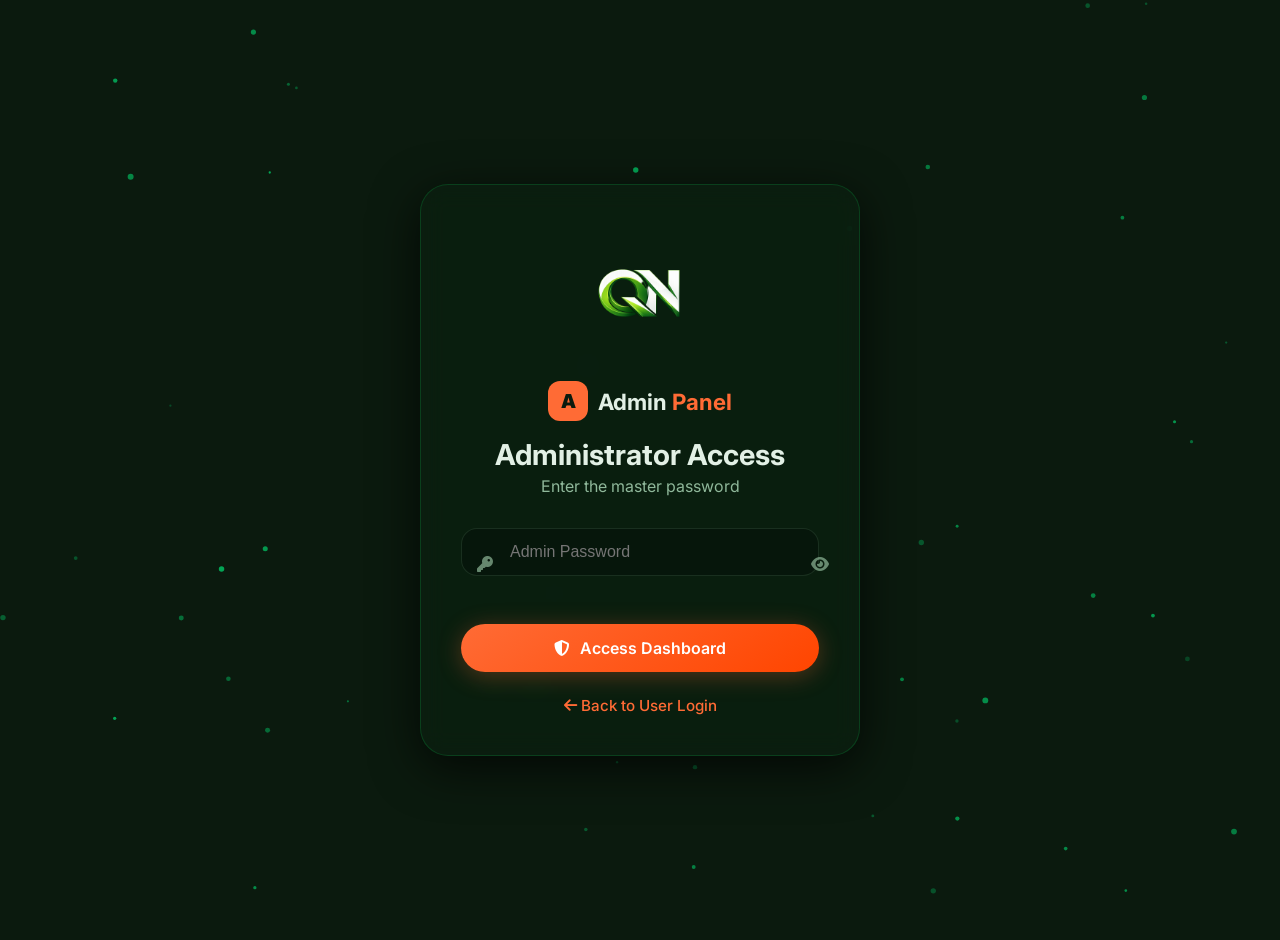
<file: manage-quiz.html>
<!DOCTYPE html>
<html lang="en">
<head>
    <!-- Theme Meta Tag -->
<meta name="theme-color" content="#0b1a0e">
    <meta charset="UTF-8">
    <meta name="viewport" content="width=device-width, initial-scale=1.0">
    <title>Manage Quizzes · Admin</title>
    <link rel="preconnect" href="https://fonts.googleapis.com">
    <link rel="preconnect" href="https://fonts.gstatic.com" crossorigin>
    <link href="https://fonts.googleapis.com/css2?family=Inter:wght@400;500;600;700;800;900&display=swap" rel="stylesheet">
    <link rel="stylesheet" href="https://cdnjs.cloudflare.com/ajax/libs/font-awesome/6.5.1/css/all.min.css">
    <link rel="stylesheet" href="css/style.css">
    <link rel="stylesheet" href="css/responsive.css">
    <link rel="stylesheet" href="css/animations.css">
    <link rel="icon" type="image/png" href="assets/images/logo.png">
    <style>
        .quizzes-container { padding: 28px; }
        .top-bar {
            display: flex;
            justify-content: space-between;
            align-items: center;
            flex-wrap: wrap;
            gap: 16px;
            margin-bottom: 20px;
        }
        .top-bar .left { display: flex; align-items: center; gap: 12px; flex-wrap: wrap; flex: 1; }
        .top-bar .right { display: flex; align-items: center; gap: 10px; flex-wrap: wrap; }
        .search-box {
            position: relative;
            flex: 1;
            min-width: 200px;
            max-width: 350px;
        }
        .search-box input {
            width: 100%;
            padding: 10px 16px 10px 44px;
            background: var(--bg-input);
            border: 1.5px solid var(--border-input);
            border-radius: 60px;
            color: var(--text-primary);
            font-size: 0.9rem;
            outline: none;
            transition: all 0.3s;
            font-family: 'Inter', sans-serif;
        }
        .search-box input:focus { border-color: var(--accent); }
        .search-box i {
            position: absolute;
            left: 16px;
            top: 50%;
            transform: translateY(-50%);
            color: var(--text-secondary);
            opacity: 0.5;
        }
        .filter-select {
            padding: 9px 16px;
            background: var(--bg-input);
            border: 1.5px solid var(--border-input);
            border-radius: 60px;
            color: var(--text-primary);
            font-size: 0.85rem;
            outline: none;
            cursor: pointer;
            font-family: 'Inter', sans-serif;
            transition: all 0.3s;
            min-width: 130px;
        }
        .filter-select:focus { border-color: var(--accent); }
        .action-btn {
            padding: 9px 18px;
            border-radius: 60px;
            border: none;
            font-weight: 600;
            font-size: 0.85rem;
            cursor: pointer;
            transition: all 0.3s;
            font-family: 'Inter', sans-serif;
            display: inline-flex;
            align-items: center;
            gap: 8px;
        }
        .action-btn.primary {
            background: linear-gradient(145deg, #00c853, #00e676);
            color: #0b1a0e;
            box-shadow: 0 4px 16px rgba(0,230,118,0.25);
        }
        .action-btn.primary:hover { transform: translateY(-2px); box-shadow: 0 8px 30px rgba(0,230,118,0.35); }
        .action-btn.glass {
            background: var(--bg-glass);
            backdrop-filter: blur(8px);
            border: 1px solid var(--border-glass);
            color: var(--text-primary);
        }
        .action-btn.glass:hover { border-color: var(--accent); transform: translateY(-2px); }
        .action-btn.create {
            background: linear-gradient(145deg, #ff6b35, #ff4500);
            color: white;
            box-shadow: 0 4px 16px rgba(255,107,53,0.3);
            padding: 10px 24px;
            font-size: 0.95rem;
        }
        .action-btn.create:hover { transform: translateY(-2px); box-shadow: 0 8px 30px rgba(255,107,53,0.4); }

        .quiz-grid {
            display: grid;
            grid-template-columns: repeat(auto-fill, minmax(320px, 1fr));
            gap: 20px;
            margin-top: 20px;
        }
        .quiz-card {
            padding: 24px;
            border-radius: var(--radius);
            background: var(--bg-glass);
            border: 1px solid var(--border-glass);
            transition: all 0.3s;
            position: relative;
            overflow: hidden;
        }
        .quiz-card::before {
            content: '';
            position: absolute;
            top: 0;
            left: 0;
            right: 0;
            height: 3px;
            background: linear-gradient(90deg, var(--accent), transparent);
            opacity: 0;
            transition: all 0.3s;
        }
        .quiz-card:hover::before { opacity: 1; }
        .quiz-card:hover {
            transform: translateY(-6px);
            border-color: var(--border-glass-hover);
            box-shadow: var(--shadow-soft), var(--neon-glow);
        }
        .quiz-card .card-top {
            display: flex;
            justify-content: space-between;
            align-items: flex-start;
            margin-bottom: 10px;
        }
        .quiz-card .card-top .title { font-size: 1.15rem; font-weight: 700; }
        .quiz-card .card-top .badge {
            font-size: 0.65rem;
            padding: 3px 12px;
            border-radius: 30px;
            font-weight: 600;
            text-transform: uppercase;
            letter-spacing: 0.5px;
        }
        .quiz-card .card-top .badge.published {
            background: rgba(0,230,118,0.15);
            color: #00e676;
            border: 1px solid rgba(0,230,118,0.2);
        }
        .quiz-card .card-top .badge.hidden {
            background: rgba(255,255,255,0.05);
            color: #8fb89a;
            border: 1px solid rgba(255,255,255,0.05);
        }
        .quiz-card .description {
            color: var(--text-secondary);
            font-size: 0.9rem;
            margin-bottom: 14px;
            line-height: 1.5;
        }
        .quiz-card .meta {
            display: flex;
            gap: 16px;
            flex-wrap: wrap;
            margin-bottom: 16px;
        }
        .quiz-card .meta span {
            display: flex;
            align-items: center;
            gap: 6px;
            font-size: 0.8rem;
            color: var(--text-secondary);
        }
        .quiz-card .meta span i { font-size: 0.85rem; opacity: 0.6; }
        .quiz-card .card-actions {
            display: flex;
            gap: 6px;
            flex-wrap: wrap;
            padding-top: 14px;
            border-top: 1px solid var(--border-glass);
        }
        .btn-icon {
            padding: 6px 12px;
            border-radius: 40px;
            border: 1px solid var(--border-glass);
            background: transparent;
            color: var(--text-secondary);
            cursor: pointer;
            transition: all 0.3s;
            font-size: 0.75rem;
            display: inline-flex;
            align-items: center;
            gap: 6px;
        }
        .btn-icon:hover {
            border-color: var(--accent);
            color: var(--text-primary);
            background: rgba(0,230,118,0.05);
            transform: translateY(-2px);
        }
        .btn-icon.danger:hover { border-color: #ff4444; color: #ff4444; background: rgba(255,68,68,0.05); }
        .btn-icon.success { color: #00e676; }
        .btn-icon.success:hover { border-color: #00e676; background: rgba(0,230,118,0.08); }

        .modal-overlay {
            position: fixed;
            inset: 0;
            background: rgba(0,0,0,0.75);
            backdrop-filter: blur(10px);
            display: none;
            align-items: center;
            justify-content: center;
            z-index: 9999;
            padding: 20px;
            overflow-y: auto;
        }
        .modal-overlay.active { display: flex; }
        .modal {
            max-width: 750px;
            width: 100%;
            padding: 32px;
            background: var(--bg-glass);
            backdrop-filter: blur(20px);
            border: 1px solid var(--border-glass);
            border-radius: var(--radius);
            max-height: 90vh;
            overflow-y: auto;
            animation: modalFadeIn 0.3s ease;
            margin: auto;
        }
        @keyframes modalFadeIn {
            0% { opacity: 0; transform: scale(0.95) translateY(20px); }
            100% { opacity: 1; transform: scale(1) translateY(0); }
        }
        .modal .input-group { margin-bottom: 12px; }
        .modal .input-group label {
            display: block;
            margin-bottom: 4px;
            color: var(--text-secondary);
            font-size: 0.85rem;
            font-weight: 500;
        }
        .modal .input-group input,
        .modal .input-group select,
        .modal .input-group textarea {
            width: 100%;
            padding: 10px 14px;
            background: var(--bg-input);
            border: 1.5px solid var(--border-input);
            border-radius: 12px;
            color: var(--text-primary);
            font-size: 1rem;
            outline: none;
            transition: all 0.3s;
            font-family: 'Inter', sans-serif;
        }
        .modal .input-group input:focus,
        .modal .input-group select:focus,
        .modal .input-group textarea:focus {
            border-color: var(--accent);
            box-shadow: 0 0 20px rgba(0,230,118,0.06);
        }
        .modal .input-row { display: grid; grid-template-columns: 1fr 1fr; gap: 16px; }
        .modal .question-builder {
            background: rgba(0,0,0,0.1);
            border-radius: 12px;
            padding: 16px;
            margin: 12px 0;
            border: 1px solid var(--border-glass);
        }
        .modal .question-builder .q-header {
            display: flex;
            justify-content: space-between;
            align-items: center;
            margin-bottom: 10px;
        }
        .modal .question-builder .q-header h4 { color: var(--accent); font-size: 0.95rem; }
        .modal .question-builder .options-grid {
            display: grid;
            grid-template-columns: 1fr 1fr;
            gap: 8px;
        }
        .modal .question-builder .options-grid .opt-input {
            display: flex;
            align-items: center;
            gap: 8px;
        }
        .modal .question-builder .options-grid .opt-input label {
            font-weight: 600;
            color: var(--text-secondary);
            min-width: 20px;
            font-size: 0.85rem;
        }
        .modal .question-builder .options-grid .opt-input input {
            flex: 1;
            padding: 6px 10px;
            background: var(--bg-input);
            border: 1.5px solid var(--border-input);
            border-radius: 8px;
            color: var(--text-primary);
            outline: none;
            transition: all 0.3s;
            font-size: 0.9rem;
        }
        .modal .question-builder .options-grid .opt-input input:focus { border-color: var(--accent); }
        .modal .question-builder .correct-option {
            display: flex;
            align-items: center;
            gap: 12px;
            margin-top: 10px;
            padding: 10px;
            background: rgba(0,230,118,0.05);
            border-radius: 8px;
        }
        .modal .question-builder .correct-option label {
            color: var(--accent);
            font-weight: 500;
            font-size: 0.85rem;
        }
        .modal .question-builder .correct-option select {
            padding: 4px 10px;
            border-radius: 8px;
            background: var(--bg-input);
            border: 1px solid var(--border-input);
            color: var(--text-primary);
            outline: none;
        }
        .modal .question-list-item {
            display: flex;
            justify-content: space-between;
            align-items: center;
            padding: 10px 14px;
            background: rgba(0,0,0,0.1);
            border-radius: 10px;
            margin-bottom: 6px;
            border-left: 3px solid var(--accent);
        }
        .modal .question-list-item .q-info { flex: 1; }
        .modal .question-list-item .q-info strong { display: block; font-size: 0.9rem; }
        .modal .question-list-item .q-info small { color: var(--text-secondary); font-size: 0.8rem; }
        .modal .question-list-item .q-actions { display: flex; gap: 6px; }

        .modal-actions { display: flex; gap: 12px; margin-top: 20px; justify-content: flex-end; flex-wrap: wrap; }

        .question-bank {
            margin-top: 24px;
            padding: 24px;
            border-radius: var(--radius);
            background: var(--bg-glass);
            border: 1px solid var(--border-glass);
        }
        .question-bank .bank-header {
            display: flex;
            justify-content: space-between;
            align-items: center;
            flex-wrap: wrap;
            gap: 12px;
            margin-bottom: 16px;
        }
        .question-bank .bank-header h3 { display: flex; align-items: center; gap: 10px; font-size: 1.1rem; }
        .question-bank .bank-questions {
            display: flex;
            flex-direction: column;
            gap: 8px;
            max-height: 300px;
            overflow-y: auto;
        }
        .question-bank .bank-item {
            display: flex;
            justify-content: space-between;
            align-items: center;
            padding: 12px 16px;
            background: rgba(0,0,0,0.1);
            border-radius: 12px;
            transition: all 0.3s;
            border-left: 3px solid var(--accent);
        }
        .question-bank .bank-item:hover { background: rgba(0,230,118,0.04); }
        .question-bank .bank-item .q-text { flex: 1; font-size: 0.9rem; }
        .question-bank .bank-item .q-options { font-size: 0.75rem; color: var(--text-secondary); }
        .question-bank .bank-item .q-actions { display: flex; gap: 6px; }

        #particles-canvas {
            position: fixed; top: 0; left: 0;
            width: 100%; height: 100%;
            z-index: -1; pointer-events: none;
        }
        .toast-container {
            position: fixed;
            bottom: 30px;
            right: 30px;
            z-index: 9999;
        }
        .toast {
            background: var(--bg-glass);
            backdrop-filter: blur(14px);
            border-left: 4px solid var(--accent);
            padding: 14px 20px;
            border-radius: var(--radius-md);
            color: var(--text-primary);
            margin-top: 10px;
            animation: toastSlideIn 0.4s ease;
            display: flex;
            align-items: center;
            gap: 12px;
        }
        .toast.error { border-left-color: #ff4444; }
        @keyframes toastSlideIn {
            0% { opacity: 0; transform: translateX(50px) scale(0.95); }
            100% { opacity: 1; transform: translateX(0) scale(1); }
        }
        .toast-exit { animation: toastSlideOut 0.3s ease forwards; }
        @keyframes toastSlideOut {
            0% { opacity: 1; transform: translateX(0) scale(1); }
            100% { opacity: 0; transform: translateX(50px) scale(0.95); }
        }
        @media (max-width: 768px) {
            .quizzes-container { padding: 16px; }
            .top-bar { flex-direction: column; align-items: stretch; }
            .search-box { max-width: 100%; }
            .quiz-grid { grid-template-columns: 1fr; }
            .modal { padding: 20px; max-height: 95vh; }
            .modal .input-row { grid-template-columns: 1fr; }
            .modal .question-builder .options-grid { grid-template-columns: 1fr; }
        }
        @media (max-width: 480px) {
            .quiz-card .card-top { flex-direction: column; gap: 8px; }
            .quiz-card .card-actions { flex-direction: column; }
            .quiz-card .card-actions .btn-icon { justify-content: center; }
            .modal { padding: 16px; }
            .modal .input-row { grid-template-columns: 1fr; }
        }
    </style>
</head>
<body>
    <body data-theme="dark"></body>
    <canvas id="particles-canvas"></canvas>

    <div class="app-layout">
        <aside class="sidebar glass admin-sidebar">
            <div class="sidebar-brand">
                <img src="assets/images/logo.png" alt="QuizNexus" style="width:50px;height:50px;object-fit:contain;border-radius:12px;">
                <span class="brand-text">Admin<span class="accent">Panel</span></span>
            </div>
            <nav class="sidebar-nav">
                <a href="admin-dashboard.html" class="nav-item"><i class="fas fa-th-large"></i> Dashboard</a>
                <a href="users.html" class="nav-item"><i class="fas fa-users"></i> Users</a>
                <a href="manage-servers.html" class="nav-item"><i class="fas fa-server"></i> Servers</a>
                <a href="manage-quiz.html" class="nav-item active"><i class="fas fa-puzzle-piece"></i> Quizzes</a>
                <a href="manage-quiz.html" class="nav-item"><i class="fas fa-database"></i> Question Bank</a>
                <a href="leaderboard.html" class="nav-item"><i class="fas fa-trophy"></i> Leaderboard</a>
                <a href="analytics.html" class="nav-item"><i class="fas fa-chart-line"></i> Analytics</a>
                <a href="settings.html" class="nav-item"><i class="fas fa-cog"></i> Settings</a>
                <a href="#" class="nav-item" onclick="logout()"><i class="fas fa-sign-out-alt"></i> Logout</a>
            </nav>
        </aside>

        <main class="main-content page-enter">
            <header class="dashboard-header">
                <h1>📝 Manage Quizzes</h1>
                <div class="header-actions">
                    <button class="theme-toggle" onclick="toggleTheme()"><i class="fas fa-moon"></i></button>
                </div>
            </header>

            <div class="quizzes-container glass">
                <div class="top-bar">
                    <div class="left">
                        <div class="search-box">
                            <i class="fas fa-search"></i>
                            <input type="text" id="searchQuizzes" placeholder="Search quizzes..." oninput="filterQuizzes()">
                        </div>
                        <div class="filter-group" style="display:flex;gap:8px;flex-wrap:wrap;">
                            <select id="categoryFilter" class="filter-select" onchange="filterQuizzes()">
                                <option value="">All Categories</option>
                            </select>
                            <select id="statusFilter" class="filter-select" onchange="filterQuizzes()">
                                <option value="">All Status</option>
                                <option value="published">Published</option>
                                <option value="hidden">Hidden</option>
                            </select>
                            <select id="serverFilter" class="filter-select" onchange="filterQuizzes()">
                                <option value="">All Servers</option>
                            </select>
                        </div>
                    </div>
                    <div class="right">
                        <button class="action-btn glass" onclick="importQuizJSON()"><i class="fas fa-file-import"></i> Import</button>
                        <button class="action-btn glass" onclick="exportQuizJSON()"><i class="fas fa-file-export"></i> Export</button>
                        <button class="action-btn glass" onclick="toggleQuestionBank()"><i class="fas fa-database"></i> Bank</button>
                        <button class="action-btn create" onclick="openQuizBuilder()"><i class="fas fa-plus"></i> Create Quiz</button>
                    </div>
                </div>

                <div class="quiz-grid" id="quizGrid">
                    <!-- Rendered by JavaScript -->
                </div>

                <div class="question-bank" id="questionBankPanel" style="display:none;">
                    <div class="bank-header">
                        <h3><i class="fas fa-database" style="color:#4fc3f7;"></i> Question Bank</h3>
                        <div style="display:flex;gap:8px;flex-wrap:wrap;">
                            <button class="action-btn glass" onclick="addQuestionToBank()"><i class="fas fa-plus"></i> Add</button>
                            <button class="action-btn glass" onclick="toggleQuestionBank()"><i class="fas fa-times"></i> Close</button>
                        </div>
                    </div>
                    <div class="bank-questions" id="questionBankList">
                        <p style="color:var(--text-secondary);text-align:center;padding:20px;">Question bank is empty</p>
                    </div>
                </div>
            </div>
        </main>
    </div>

    <!-- ===== QUIZ BUILDER MODAL ===== -->
    <div class="modal-overlay" id="quizBuilderModal">
        <div class="modal glass">
            <h3 id="builderTitle" style="margin-bottom:16px;font-size:1.4rem;">📝 Create New Quiz</h3>
            <div class="input-row">
                <div class="input-group">
                    <label>Quiz Title *</label>
                    <input type="text" id="quizTitle" placeholder="e.g. JavaScript Basics">
                </div>
                <div class="input-group">
                    <label>Category</label>
                    <select id="quizCategory">
                        <option value="General">General</option>
                        <option value="Programming">Programming</option>
                        <option value="Science">Science</option>
                        <option value="Mathematics">Mathematics</option>
                        <option value="History">History</option>
                    </select>
                </div>
            </div>
            <div class="input-row">
                <div class="input-group">
                    <label>Duration (minutes) *</label>
                    <input type="number" id="quizDuration" placeholder="10" value="10">
                </div>
                <div class="input-group">
                    <label>Difficulty</label>
                    <select id="quizDifficulty">
                        <option value="Easy">Easy</option>
                        <option value="Medium" selected>Medium</option>
                        <option value="Hard">Hard</option>
                    </select>
                </div>
            </div>
            <!-- ===== SERVER SELECTION - ZAROORI ===== -->
            <div class="input-group">
                <label>Server *</label>
                <select id="quizServer" required>
                    <option value="">-- Select Server --</option>
                </select>
            </div>
            <div class="input-group">
                <label>Description</label>
                <textarea id="quizDescription" placeholder="Describe this quiz..." rows="2"></textarea>
            </div>

            <hr style="border-color:var(--border-glass);margin:16px 0;">

            <div style="display:flex;justify-content:space-between;align-items:center;margin-bottom:12px;">
                <h4 style="color:var(--accent);"><i class="fas fa-list"></i> Questions</h4>
                <div style="display:flex;gap:8px;">
                    <button class="action-btn glass" onclick="addQuestionField()"><i class="fas fa-plus"></i> Add</button>
                    <button class="action-btn glass" onclick="addFromBank()"><i class="fas fa-database"></i> From Bank</button>
                </div>
            </div>

            <div id="questionsContainer"></div>
            <div id="addedQuestionsList" style="margin-top:16px;"></div>

            <div style="display:flex;gap:12px;margin-top:20px;justify-content:flex-end;flex-wrap:wrap;">
                <button class="action-btn glass" onclick="closeQuizBuilder()">Cancel</button>
                <button class="action-btn primary" onclick="saveQuizBuilder()"><i class="fas fa-save"></i> Publish Quiz</button>
            </div>
        </div>
    </div>

    <div class="toast-container" id="toastContainer"></div>

    <script src="js/storage.js"></script>
    <script>
        // ============================================================
        //  TOAST
        // ============================================================
        function showToast(message, type = 'success') {
            const container = document.getElementById('toastContainer');
            if (!container) {
                const newContainer = document.createElement('div');
                newContainer.id = 'toastContainer';
                newContainer.className = 'toast-container';
                document.body.appendChild(newContainer);
                return showToast(message, type);
            }
            const toast = document.createElement('div');
            toast.className = `toast ${type}`;
            const icon = type === 'success' ? 'fa-check-circle' : type === 'error' ? 'fa-exclamation-circle' : 'fa-info-circle';
            toast.innerHTML = `<i class="fas ${icon}"></i><span>${message}</span>`;
            container.appendChild(toast);
            setTimeout(() => {
                toast.classList.add('toast-exit');
                setTimeout(() => toast.remove(), 300);
            }, 3500);
        }

        function redirectTo(page) {
            window.location.href = page;
        }

        function logout() {
            localStorage.removeItem('quiznexus_admin_session');
            localStorage.removeItem('quiznexus_current_user');
            showToast('Logged out');
            setTimeout(() => redirectTo('login.html'), 400);
        }

        function toggleTheme() {
            const settings = DB.getSettings();
            const newTheme = settings.theme === 'dark' ? 'light' : 'dark';
            settings.theme = newTheme;
            DB.saveSettings(settings);
            applyTheme(newTheme);
        }

        function applyTheme(theme) {
            document.documentElement.setAttribute('data-theme', theme);
            document.querySelectorAll('.theme-toggle i').forEach(icon => {
                icon.className = theme === 'dark' ? 'fas fa-moon' : 'fas fa-sun';
            });
            document.body.style.background = theme === 'light' 
                ? 'radial-gradient(ellipse at 20% 20%, #e8f5e9, #c8e6c9)' 
                : 'radial-gradient(circle at 20% 20%, #132b17, #051007)';
        }

        // ============================================================
        //  LOAD SERVERS IN DROPDOWN
        // ============================================================
        function loadServerDropdown() {
            const servers = DB.getActiveServers();
            const select = document.getElementById('quizServer');
            if (!select) return;
            
            select.innerHTML = '<option value="">-- Select Server --</option>';
            servers.forEach(server => {
                const option = document.createElement('option');
                option.value = server.id;
                option.textContent = server.name + ' (' + (server.code || 'N/A') + ')';
                select.appendChild(option);
            });
        }

        // ============================================================
        //  LOAD QUIZZES
        // ============================================================
        let allQuizzes = [];

        function loadQuizzes() {
            allQuizzes = DB.getQuizzes();
            populateServerFilter();
            populateCategoryFilter();
            renderQuizzes(allQuizzes);
        }

        function renderQuizzes(quizzes) {
            const grid = document.getElementById('quizGrid');
            if (!grid) return;
            if (quizzes.length === 0) {
                grid.innerHTML = '<p style="grid-column:1/-1;text-align:center;padding:40px;color:var(--text-secondary);">No quizzes created yet</p>';
                return;
            }
            grid.innerHTML = quizzes.map(quiz => {
                const server = DB.getServerById(quiz.serverId);
                return `
                    <div class="quiz-card">
                        <div class="card-top">
                            <div class="title">${quiz.title}</div>
                            <span class="badge ${quiz.published ? 'published' : 'hidden'}">
                                ${quiz.published ? '✅ Published' : '🔒 Hidden'}
                            </span>
                        </div>
                        <div class="description">${quiz.description || 'No description'}</div>
                        <div class="meta">
                            <span><i class="fas fa-question-circle"></i> ${quiz.questions?.length || 0} questions</span>
                            <span><i class="fas fa-clock"></i> ${quiz.duration} min</span>
                            <span><i class="fas fa-signal"></i> ${quiz.difficulty || 'Medium'}</span>
                            <span><i class="fas fa-tag"></i> ${quiz.category || 'General'}</span>
                            <span><i class="fas fa-server"></i> ${server ? server.name : 'No Server'}</span>
                        </div>
                        <div class="card-actions">
                            <button class="btn-icon" onclick="editQuiz('${quiz.id}')"><i class="fas fa-edit"></i> Edit</button>
                            <button class="btn-icon success" onclick="duplicateQuiz('${quiz.id}')"><i class="fas fa-copy"></i> Copy</button>
                            <button class="btn-icon" onclick="togglePublish('${quiz.id}')">
                                <i class="fas ${quiz.published ? 'fa-eye-slash' : 'fa-eye'}"></i> ${quiz.published ? 'Hide' : 'Publish'}
                            </button>
                            <button class="btn-icon success" onclick="manageQuestions('${quiz.id}')"><i class="fas fa-list"></i> Questions</button>
                            <button class="btn-icon danger" onclick="deleteQuiz('${quiz.id}')"><i class="fas fa-trash"></i> Delete</button>
                        </div>
                    </div>
                `;
            }).join('');
        }

        function filterQuizzes() {
            const search = document.getElementById('searchQuizzes')?.value.toLowerCase() || '';
            const category = document.getElementById('categoryFilter')?.value || '';
            const status = document.getElementById('statusFilter')?.value || '';
            const server = document.getElementById('serverFilter')?.value || '';
            
            let filtered = allQuizzes;
            if (search) {
                filtered = filtered.filter(q => 
                    q.title.toLowerCase().includes(search) || 
                    (q.description || '').toLowerCase().includes(search)
                );
            }
            if (category) {
                filtered = filtered.filter(q => (q.category || 'General') === category);
            }
            if (status) {
                filtered = filtered.filter(q => status === 'published' ? q.published : !q.published);
            }
            if (server) {
                filtered = filtered.filter(q => q.serverId === server);
            }
            renderQuizzes(filtered);
        }

        function populateCategoryFilter() {
            const select = document.getElementById('categoryFilter');
            if (!select) return;
            const categories = new Set(allQuizzes.map(q => q.category || 'General'));
            const currentValue = select.value;
            select.innerHTML = '<option value="">All Categories</option>';
            categories.forEach(cat => {
                select.innerHTML += `<option value="${cat}">${cat}</option>`;
            });
            select.value = currentValue;
        }

        function populateServerFilter() {
            const select = document.getElementById('serverFilter');
            if (!select) return;
            const servers = DB.getServers();
            const currentValue = select.value;
            select.innerHTML = '<option value="">All Servers</option>';
            servers.forEach(server => {
                select.innerHTML += `<option value="${server.id}">${server.name}</option>`;
            });
            select.value = currentValue;
        }

        // ============================================================
        //  QUIZ BUILDER
        // ============================================================
        let editingQuizId = null;
        let tempQuestions = [];

        function openQuizBuilder(quiz = null) {
            editingQuizId = quiz?.id || null;
            tempQuestions = quiz?.questions ? JSON.parse(JSON.stringify(quiz.questions)) : [];
            
            // Load server dropdown FIRST
            loadServerDropdown();
            
            document.getElementById('builderTitle').textContent = quiz ? '✏️ Edit Quiz' : '📝 Create New Quiz';
            document.getElementById('quizTitle').value = quiz?.title || '';
            document.getElementById('quizDescription').value = quiz?.description || '';
            document.getElementById('quizDuration').value = quiz?.duration || 10;
            document.getElementById('quizCategory').value = quiz?.category || 'General';
            document.getElementById('quizDifficulty').value = quiz?.difficulty || 'Medium';
            
            // Set server if editing
            if (quiz && quiz.serverId) {
                document.getElementById('quizServer').value = quiz.serverId;
            }
            
            renderAddedQuestions();
            document.getElementById('questionsContainer').innerHTML = '';
            addQuestionField();
            
            document.getElementById('quizBuilderModal').classList.add('active');
        }

        function closeQuizBuilder() {
            document.getElementById('quizBuilderModal').classList.remove('active');
            editingQuizId = null;
            tempQuestions = [];
        }

        function addQuestionField() {
            const container = document.getElementById('questionsContainer');
            const qIndex = container.children.length;
            const div = document.createElement('div');
            div.className = 'question-builder';
            div.innerHTML = `
                <div class="q-header">
                    <h4>❓ Question ${qIndex + 1}</h4>
                    <button class="action-btn glass" onclick="this.closest('.question-builder').remove()"><i class="fas fa-times"></i></button>
                </div>
                <div class="input-group">
                    <input type="text" class="q-text" placeholder="Enter question text..." value="">
                </div>
                <div class="options-grid">
                    <div class="opt-input"><label>A.</label><input type="text" class="opt-input-a" placeholder="Option A" value=""></div>
                    <div class="opt-input"><label>B.</label><input type="text" class="opt-input-b" placeholder="Option B" value=""></div>
                    <div class="opt-input"><label>C.</label><input type="text" class="opt-input-c" placeholder="Option C" value=""></div>
                    <div class="opt-input"><label>D.</label><input type="text" class="opt-input-d" placeholder="Option D" value=""></div>
                </div>
                <div class="correct-option">
                    <label>✅ Correct Answer:</label>
                    <select class="q-correct">
                        <option value="0">A</option>
                        <option value="1">B</option>
                        <option value="2">C</option>
                        <option value="3">D</option>
                    </select>
                    <button class="action-btn success" onclick="addQuestionToList(this)"><i class="fas fa-plus"></i> Add</button>
                </div>
            `;
            container.appendChild(div);
        }

        function addQuestionToList(btn) {
            const builder = btn.closest('.question-builder');
            const text = builder.querySelector('.q-text').value.trim();
            const optA = builder.querySelector('.opt-input-a').value.trim();
            const optB = builder.querySelector('.opt-input-b').value.trim();
            const optC = builder.querySelector('.opt-input-c').value.trim();
            const optD = builder.querySelector('.opt-input-d').value.trim();
            const correct = parseInt(builder.querySelector('.q-correct').value);
            
            if (!text) { showToast('Please enter question text', 'error'); return; }
            if (!optA || !optB || !optC || !optD) { showToast('Please fill all options', 'error'); return; }
            
            tempQuestions.push({
                id: 'q_' + Date.now() + '_' + Math.random().toString(36).substr(2, 4),
                text: text,
                options: [optA, optB, optC, optD],
                correct: correct,
                explanation: ''
            });
            
            builder.querySelector('.q-text').value = '';
            builder.querySelector('.opt-input-a').value = '';
            builder.querySelector('.opt-input-b').value = '';
            builder.querySelector('.opt-input-c').value = '';
            builder.querySelector('.opt-input-d').value = '';
            builder.querySelector('.q-correct').value = '0';
            
            renderAddedQuestions();
            showToast('✅ Question added!');
        }

        function renderAddedQuestions() {
            const container = document.getElementById('addedQuestionsList');
            if (!container) return;
            if (tempQuestions.length === 0) {
                container.innerHTML = '<p style="color:var(--text-secondary);padding:12px;text-align:center;">No questions added yet.</p>';
                return;
            }
            container.innerHTML = tempQuestions.map((q, idx) => `
                <div class="question-list-item">
                    <div class="q-info">
                        <strong>Q${idx + 1}: ${q.text}</strong>
                        <small>Options: ${q.options.join(' · ')} | ✅ Correct: ${q.options[q.correct]}</small>
                    </div>
                    <div class="q-actions">
                        <button class="action-btn danger" onclick="removeQuestion(${idx})"><i class="fas fa-trash"></i></button>
                    </div>
                </div>
            `).join('');
        }

        function removeQuestion(index) {
            tempQuestions.splice(index, 1);
            renderAddedQuestions();
            showToast('Question removed');
        }

        function addFromBank() {
            const bank = DB.getQuestionBank();
            if (bank.length === 0) {
                showToast('Question bank is empty!', 'error');
                return;
            }
            bank.forEach(q => {
                tempQuestions.push({
                    id: 'q_' + Date.now() + '_' + Math.random().toString(36).substr(2, 4),
                    text: q.text,
                    options: q.options,
                    correct: q.correct,
                    explanation: q.explanation || ''
                });
            });
            renderAddedQuestions();
            showToast(`✅ Added ${bank.length} questions from bank`);
        }

        function saveQuizBuilder() {
            const title = document.getElementById('quizTitle').value.trim();
            const description = document.getElementById('quizDescription').value.trim();
            const duration = document.getElementById('quizDuration').value;
            const category = document.getElementById('quizCategory').value;
            const difficulty = document.getElementById('quizDifficulty').value;
            const serverId = document.getElementById('quizServer').value;
            
            if (!title) { showToast('Please enter quiz title', 'error'); return; }
            if (!duration || duration < 1) { showToast('Please enter valid duration', 'error'); return; }
            if (!serverId) { showToast('Please select a server', 'error'); return; }
            if (tempQuestions.length === 0) { showToast('Please add at least one question', 'error'); return; }
            
            const quizData = {
                title,
                description,
                duration: parseInt(duration),
                category,
                difficulty,
                serverId: serverId,  // ✅ YAHAN SAVE HO RAHA HAI
                questions: tempQuestions,
                published: true
            };
            
            if (editingQuizId) {
                DB.updateQuiz(editingQuizId, quizData);
                showToast('✅ Quiz updated successfully!');
            } else {
                DB.createQuiz(quizData);
                showToast('✅ Quiz published successfully!');
            }
            
            closeQuizBuilder();
            loadQuizzes();
        }

        // ============================================================
        //  QUIZ ACTIONS
        // ============================================================
        function editQuiz(quizId) {
            const quiz = DB.getQuizById(quizId);
            if (!quiz) { showToast('Quiz not found!', 'error'); return; }
            openQuizBuilder(quiz);
        }

        function duplicateQuiz(quizId) {
            const quiz = DB.getQuizById(quizId);
            if (!quiz) { showToast('Quiz not found!', 'error'); return; }
            
            const newQuiz = DB.createQuiz({
                title: quiz.title + ' (Copy)',
                description: quiz.description || '',
                duration: quiz.duration || 10,
                category: quiz.category || 'General',
                difficulty: quiz.difficulty || 'Medium',
                serverId: quiz.serverId || null,
                questions: JSON.parse(JSON.stringify(quiz.questions || [])),
                published: false
            });
            
            if (newQuiz) {
                showToast('✅ Quiz duplicated successfully!');
                loadQuizzes();
            }
        }

        function togglePublish(quizId) {
            const quiz = DB.getQuizById(quizId);
            if (!quiz) { showToast('Quiz not found!', 'error'); return; }
            
            const newStatus = !quiz.published;
            DB.updateQuiz(quizId, { published: newStatus });
            showToast(`✅ Quiz ${newStatus ? 'published' : 'hidden'} successfully!`);
            loadQuizzes();
        }

        function deleteQuiz(quizId) {
            if (!confirm('⚠️ Are you sure you want to delete this quiz permanently?')) return;
            const quiz = DB.getQuizById(quizId);
            if (!quiz) { showToast('Quiz not found!', 'error'); return; }
            
            DB.deleteQuiz(quizId);
            showToast('🗑️ Quiz deleted successfully!');
            loadQuizzes();
        }

        function manageQuestions(quizId) {
            const quiz = DB.getQuizById(quizId);
            if (!quiz) { showToast('Quiz not found!', 'error'); return; }
            showToast(`📋 "${quiz.title}" has ${quiz.questions?.length || 0} questions.`, 'info');
        }

        // ============================================================
        //  QUESTION BANK
        // ============================================================
        let bankVisible = false;

        function toggleQuestionBank() {
            const panel = document.getElementById('questionBankPanel');
            bankVisible = !bankVisible;
            panel.style.display = bankVisible ? 'block' : 'none';
            if (bankVisible) loadQuestionBank();
        }

        function loadQuestionBank() {
            const container = document.getElementById('questionBankList');
            if (!container) return;
            const bank = DB.getQuestionBank();
            if (bank.length === 0) {
                container.innerHTML = '<p style="color:var(--text-secondary);text-align:center;padding:20px;">Question bank is empty</p>';
                return;
            }
            container.innerHTML = bank.map(q => `
                <div class="bank-item">
                    <div class="q-text">${q.text}</div>
                    <div class="q-options">${q.options.join(' · ')}</div>
                    <div class="q-actions">
                        <button class="action-btn success" onclick="addBankQuestionToQuiz('${q.id}')"><i class="fas fa-plus"></i></button>
                        <button class="action-btn danger" onclick="removeFromBank('${q.id}')"><i class="fas fa-trash"></i></button>
                    </div>
                </div>
            `).join('');
        }

        function addBankQuestionToQuiz(id) {
            const bank = DB.getQuestionBank();
            const question = bank.find(q => q.id === id);
            if (!question) return;
            tempQuestions.push({
                id: 'q_' + Date.now() + '_' + Math.random().toString(36).substr(2, 4),
                text: question.text,
                options: question.options,
                correct: question.correct,
                explanation: question.explanation || ''
            });
            renderAddedQuestions();
            showToast('✅ Question added to quiz');
        }

        function addQuestionToBank() {
            const text = prompt('Enter question text:');
            if (!text) return;
            const options = [];
            for (let i = 0; i < 4; i++) {
                const opt = prompt(`Option ${String.fromCharCode(65 + i)}:`);
                if (opt === null) return;
                options.push(opt);
            }
            const correct = parseInt(prompt('Correct option index (0-3):'));
            if (isNaN(correct) || correct < 0 || correct > 3) {
                showToast('Invalid correct option', 'error');
                return;
            }
            DB.addToQuestionBank({ text, options, correct });
            loadQuestionBank();
            showToast('✅ Question added to bank');
        }

        function removeFromBank(id) {
            if (!confirm('Remove this question from bank?')) return;
            DB.removeFromQuestionBank(id);
            loadQuestionBank();
            showToast('Question removed from bank');
        }

        // ============================================================
        //  IMPORT / EXPORT
        // ============================================================
        function importQuizJSON() {
            const input = document.createElement('input');
            input.type = 'file';
            input.accept = '.json';
            input.onchange = function(e) {
                const file = e.target.files[0];
                if (!file) return;
                const reader = new FileReader();
                reader.onload = function(ev) {
                    try {
                        const data = JSON.parse(ev.target.result);
                        let importedCount = 0;
                        
                        if (Array.isArray(data)) {
                            data.forEach(item => {
                                if (item.title && item.questions) {
                                    DB.createQuiz({
                                        title: item.title,
                                        description: item.description || '',
                                        duration: item.duration || 10,
                                        category: item.category || 'General',
                                        difficulty: item.difficulty || 'Medium',
                                        serverId: item.serverId || null,
                                        questions: item.questions.map(q => ({
                                            id: 'q_' + Date.now() + '_' + Math.random().toString(36).substr(2, 4),
                                            text: q.text || 'Question',
                                            options: q.options || ['A', 'B', 'C', 'D'],
                                            correct: q.correct || 0,
                                            explanation: q.explanation || ''
                                        })),
                                        published: item.published !== undefined ? item.published : true
                                    });
                                    importedCount++;
                                }
                            });
                        } else if (data.title && data.questions) {
                            DB.createQuiz({
                                title: data.title,
                                description: data.description || '',
                                duration: data.duration || 10,
                                category: data.category || 'General',
                                difficulty: data.difficulty || 'Medium',
                                serverId: data.serverId || null,
                                questions: data.questions.map(q => ({
                                    id: 'q_' + Date.now() + '_' + Math.random().toString(36).substr(2, 4),
                                    text: q.text || 'Question',
                                    options: q.options || ['A', 'B', 'C', 'D'],
                                    correct: q.correct || 0,
                                    explanation: q.explanation || ''
                                })),
                                published: data.published !== undefined ? data.published : true
                            });
                            importedCount++;
                        } else if (data.text && data.options) {
                            DB.addToQuestionBank({ text: data.text, options: data.options, correct: data.correct || 0 });
                            showToast('✅ Question added to bank!');
                            loadQuizzes();
                            return;
                        } else {
                            showToast('❌ Invalid format!', 'error');
                            return;
                        }
                        
                        if (importedCount > 0) {
                            showToast(`✅ ${importedCount} quiz(zes) imported successfully!`);
                            loadQuizzes();
                        } else {
                            showToast('❌ No valid quizzes found.', 'error');
                        }
                    } catch(err) {
                        showToast('❌ Error parsing JSON: ' + err.message, 'error');
                    }
                };
                reader.readAsText(file);
            };
            input.click();
        }

        function exportQuizJSON() {
            const quizzes = DB.getQuizzes();
            const data = JSON.stringify(quizzes, null, 2);
            const blob = new Blob([data], { type: 'application/json' });
            const url = URL.createObjectURL(blob);
            const a = document.createElement('a');
            a.href = url;
            a.download = 'quizzes_export.json';
            a.click();
            URL.revokeObjectURL(url);
            showToast('📤 Quizzes exported');
        }

        // ============================================================
        //  PARTICLES
        // ============================================================
        function initParticles() {
            const canvas = document.getElementById('particles-canvas');
            if (!canvas) return;
            const ctx = canvas.getContext('2d');
            let w, h;
            function resize() {
                w = canvas.width = window.innerWidth;
                h = canvas.height = window.innerHeight;
            }
            window.addEventListener('resize', resize);
            resize();
            const particles = [];
            for (let i = 0; i < 50; i++) {
                particles.push({
                    x: Math.random() * w,
                    y: Math.random() * h,
                    vx: (Math.random() - 0.5) * 0.5,
                    vy: (Math.random() - 0.5) * 0.5,
                    r: Math.random() * 2 + 1,
                    opacity: Math.random() * 0.5 + 0.2
                });
            }
            function draw() {
                ctx.clearRect(0, 0, w, h);
                particles.forEach(p => {
                    p.x += p.vx;
                    p.y += p.vy;
                    if (p.x < 0 || p.x > w) p.vx *= -1;
                    if (p.y < 0 || p.y > h) p.vy *= -1;
                    ctx.beginPath();
                    ctx.arc(p.x, p.y, p.r, 0, Math.PI * 2);
                    ctx.fillStyle = `rgba(0, 230, 118, ${p.opacity})`;
                    ctx.fill();
                });
                requestAnimationFrame(draw);
            }
            draw();
        }

        // ============================================================
        //  PAGE LOAD
        // ============================================================
        document.addEventListener('DOMContentLoaded', function() {
            if (!localStorage.getItem('quiznexus_admin_session')) {
                redirectTo('admin-login.html');
                return;
            }
            const settings = DB.getSettings();
            if (settings.theme) applyTheme(settings.theme);
            initParticles();
            loadQuizzes();
            loadServerDropdown();
        });

        // ============================================================
        //  GLOBAL EXPORTS
        // ============================================================
        window.loadQuizzes = loadQuizzes;
        window.filterQuizzes = filterQuizzes;
        window.openQuizBuilder = openQuizBuilder;
        window.closeQuizBuilder = closeQuizBuilder;
        window.addQuestionField = addQuestionField;
        window.addQuestionToList = addQuestionToList;
        window.removeQuestion = removeQuestion;
        window.addFromBank = addFromBank;
        window.saveQuizBuilder = saveQuizBuilder;
        window.editQuiz = editQuiz;
        window.duplicateQuiz = duplicateQuiz;
        window.togglePublish = togglePublish;
        window.deleteQuiz = deleteQuiz;
        window.manageQuestions = manageQuestions;
        window.toggleQuestionBank = toggleQuestionBank;
        window.addQuestionToBank = addQuestionToBank;
        window.addBankQuestionToQuiz = addBankQuestionToQuiz;
        window.removeFromBank = removeFromBank;
        window.importQuizJSON = importQuizJSON;
        window.exportQuizJSON = exportQuizJSON;
        window.logout = logout;
        window.toggleTheme = toggleTheme;
        window.loadServerDropdown = loadServerDropdown;
    </script>
</body>
</html>
</file>
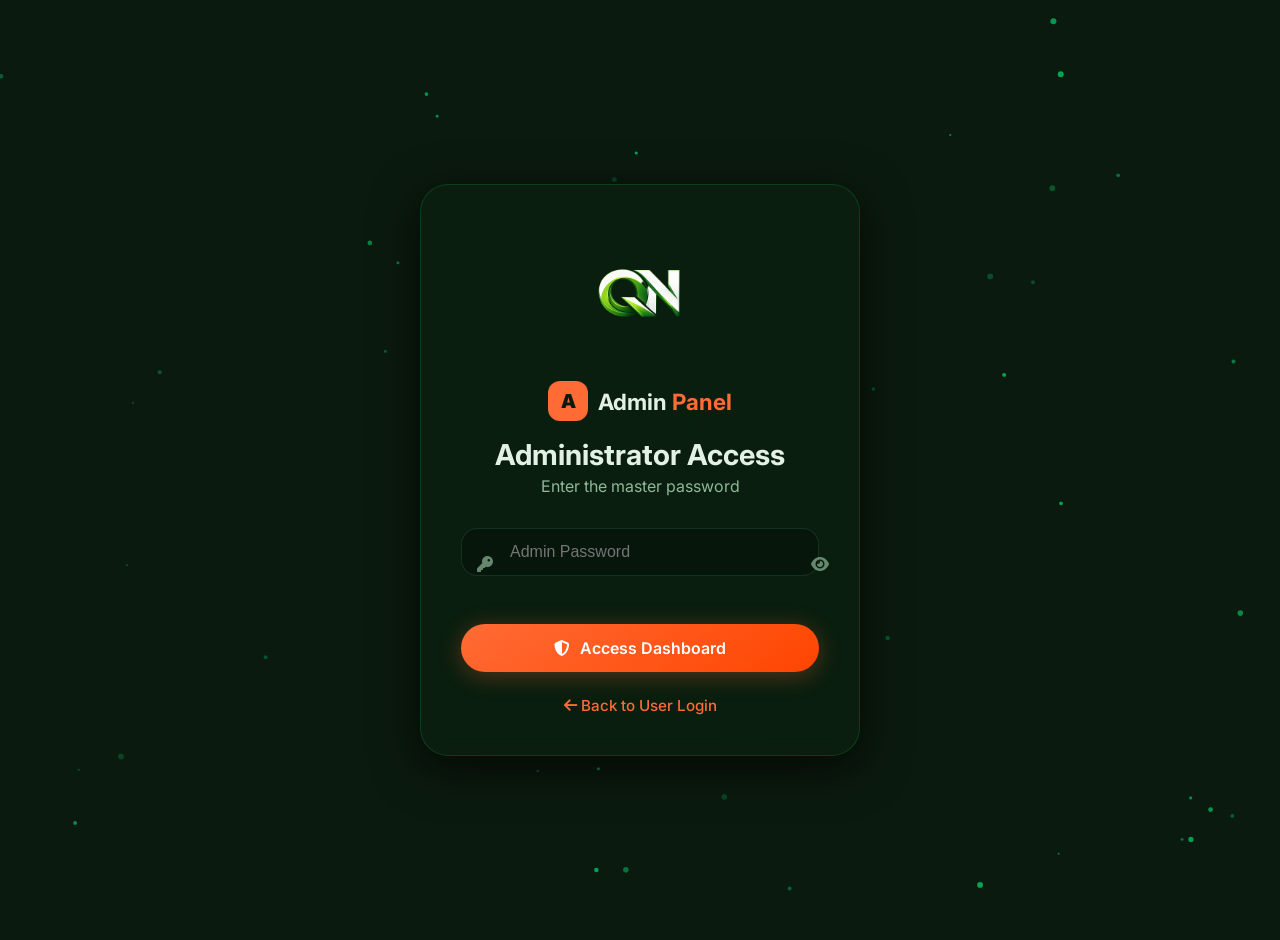
<file: manage-servers.html>
<!DOCTYPE html>
<html lang="en">
<head>
    <!-- Theme Meta Tag -->
<meta name="theme-color" content="#0b1a0e">
    <meta charset="UTF-8">
    <meta name="viewport" content="width=device-width, initial-scale=1.0">
    <title>Manage Servers · Admin</title>
    <link rel="preconnect" href="https://fonts.googleapis.com">
    <link rel="preconnect" href="https://fonts.gstatic.com" crossorigin>
    <link href="https://fonts.googleapis.com/css2?family=Inter:wght@400;500;600;700;800;900&display=swap" rel="stylesheet">
    <link rel="stylesheet" href="https://cdnjs.cloudflare.com/ajax/libs/font-awesome/6.5.1/css/all.min.css">
    <link rel="stylesheet" href="css/style.css">
    <link rel="stylesheet" href="css/responsive.css">
    <link rel="stylesheet" href="css/animations.css">
    <link rel="icon" type="image/png" href="assets/images/logo.png">
    <style>
        .servers-container { padding: 28px; }
        .top-bar {
            display: flex;
            justify-content: space-between;
            align-items: center;
            flex-wrap: wrap;
            gap: 16px;
            margin-bottom: 20px;
        }
        .search-box {
            position: relative;
            flex: 1;
            min-width: 200px;
            max-width: 350px;
        }
        .search-box input {
            width: 100%;
            padding: 10px 16px 10px 44px;
            background: var(--bg-input);
            border: 1.5px solid var(--border-input);
            border-radius: 60px;
            color: var(--text-primary);
            font-size: 0.9rem;
            outline: none;
            transition: all 0.3s;
            font-family: 'Inter', sans-serif;
        }
        .search-box input:focus { border-color: var(--accent); }
        .search-box i {
            position: absolute;
            left: 16px;
            top: 50%;
            transform: translateY(-50%);
            color: var(--text-secondary);
            opacity: 0.5;
        }
        .action-btn {
            padding: 9px 18px;
            border-radius: 60px;
            border: none;
            font-weight: 600;
            font-size: 0.85rem;
            cursor: pointer;
            transition: all 0.3s;
            font-family: 'Inter', sans-serif;
            display: inline-flex;
            align-items: center;
            gap: 8px;
        }
        .action-btn.primary {
            background: linear-gradient(145deg, #00c853, #00e676);
            color: #0b1a0e;
            box-shadow: 0 4px 16px rgba(0,230,118,0.25);
        }
        .action-btn.primary:hover {
            transform: translateY(-2px);
            box-shadow: 0 8px 30px rgba(0,230,118,0.35);
        }
        .action-btn.glass {
            background: var(--bg-glass);
            backdrop-filter: blur(8px);
            border: 1px solid var(--border-glass);
            color: var(--text-primary);
        }
        .action-btn.glass:hover { border-color: var(--accent); transform: translateY(-2px); }

        .server-grid {
            display: grid;
            grid-template-columns: repeat(auto-fill, minmax(340px, 1fr));
            gap: 20px;
            margin-top: 20px;
        }
        .server-card {
            padding: 24px;
            border-radius: var(--radius);
            background: var(--bg-glass);
            border: 1px solid var(--border-glass);
            transition: all 0.3s;
        }
        .server-card:hover {
            transform: translateY(-6px);
            border-color: var(--accent);
            box-shadow: var(--shadow-soft), var(--neon-glow);
        }
        .server-card .card-top {
            display: flex;
            justify-content: space-between;
            align-items: flex-start;
            margin-bottom: 8px;
        }
        .server-card .card-top .name {
            font-size: 1.1rem;
            font-weight: 700;
        }
        .server-card .card-top .badge {
            font-size: 0.65rem;
            padding: 3px 12px;
            border-radius: 30px;
            font-weight: 600;
        }
        .server-card .card-top .badge.active {
            background: rgba(0,230,118,0.15);
            color: #00e676;
            border: 1px solid rgba(0,230,118,0.2);
        }
        .server-card .card-top .badge.inactive {
            background: rgba(255,68,68,0.15);
            color: #ff4444;
            border: 1px solid rgba(255,68,68,0.2);
        }
        .server-card .description {
            color: var(--text-secondary);
            font-size: 0.9rem;
            margin-bottom: 12px;
            line-height: 1.5;
        }
        .server-card .meta {
            display: flex;
            gap: 16px;
            font-size: 0.8rem;
            color: var(--text-secondary);
            margin-bottom: 14px;
            flex-wrap: wrap;
        }
        .server-card .meta span { display: flex; align-items: center; gap: 6px; }
        .server-card .meta .code {
            font-family: 'Courier New', monospace;
            color: var(--accent);
            font-weight: 700;
            background: rgba(0,230,118,0.08);
            padding: 2px 12px;
            border-radius: 30px;
            border: 1px solid rgba(0,230,118,0.1);
        }
        .server-card .actions {
            display: flex;
            gap: 8px;
            flex-wrap: wrap;
            padding-top: 14px;
            border-top: 1px solid var(--border-glass);
        }
        .btn-icon {
            padding: 6px 14px;
            border-radius: 30px;
            border: 1px solid var(--border-glass);
            background: transparent;
            color: var(--text-secondary);
            cursor: pointer;
            transition: all 0.3s;
            font-size: 0.75rem;
            display: inline-flex;
            align-items: center;
            gap: 6px;
            font-weight: 500;
        }
        .btn-icon:hover { transform: translateY(-2px); }
        .btn-icon.edit:hover { border-color: #4fc3f7; color: #4fc3f7; background: rgba(79,195,247,0.08); }
        .btn-icon.toggle:hover { border-color: #ff9800; color: #ff9800; background: rgba(255,152,0,0.08); }
        .btn-icon.copy:hover { border-color: #ffd700; color: #ffd700; background: rgba(255,215,0,0.08); }
        .btn-icon.delete:hover { border-color: #ff4444; color: #ff4444; background: rgba(255,68,68,0.08); }

        .empty-state {
            text-align: center;
            padding: 60px 20px;
            grid-column: 1/-1;
        }
        .empty-state i { font-size: 3rem; display: block; margin-bottom: 16px; opacity: 0.3; }
        .empty-state h3 { margin-bottom: 8px; }

        .modal-overlay {
            position: fixed;
            inset: 0;
            background: rgba(0,0,0,0.7);
            backdrop-filter: blur(8px);
            display: none;
            align-items: center;
            justify-content: center;
            z-index: 9999;
            padding: 20px;
        }
        .modal-overlay.active { display: flex; }
        .modal {
            max-width: 500px;
            width: 100%;
            padding: 32px;
            background: var(--bg-glass);
            backdrop-filter: blur(16px);
            border: 1px solid var(--border-glass);
            border-radius: var(--radius);
            animation: modalFadeIn 0.3s ease;
            max-height: 90vh;
            overflow-y: auto;
        }
        @keyframes modalFadeIn {
            0% { opacity: 0; transform: scale(0.95) translateY(20px); }
            100% { opacity: 1; transform: scale(1) translateY(0); }
        }
        .modal .input-group { margin: 12px 0; }
        .modal .input-group label {
            display: block;
            margin-bottom: 4px;
            color: var(--text-secondary);
            font-size: 0.85rem;
            font-weight: 500;
        }
        .modal .input-group input,
        .modal .input-group textarea {
            width: 100%;
            padding: 10px 14px;
            background: var(--bg-input);
            border: 1.5px solid var(--border-input);
            border-radius: 12px;
            color: var(--text-primary);
            font-size: 1rem;
            outline: none;
            transition: all 0.3s;
            font-family: 'Inter', sans-serif;
        }
        .modal .input-group input:focus,
        .modal .input-group textarea:focus {
            border-color: var(--accent);
            box-shadow: 0 0 20px rgba(0,230,118,0.06);
        }
        .modal .input-group textarea { resize: vertical; min-height: 60px; }
        .modal .input-group .code-preview {
            background: rgba(0,230,118,0.05);
            border: 1px solid rgba(0,230,118,0.1);
            border-radius: 12px;
            padding: 10px 14px;
            font-family: 'Courier New', monospace;
            color: var(--accent);
            font-size: 1.1rem;
            font-weight: 700;
            text-align: center;
            letter-spacing: 2px;
        }
        .modal-actions {
            display: flex;
            gap: 12px;
            margin-top: 20px;
            justify-content: flex-end;
        }

        #particles-canvas {
            position: fixed; top: 0; left: 0;
            width: 100%; height: 100%;
            z-index: -1; pointer-events: none;
        }
        .toast-container {
            position: fixed;
            bottom: 30px;
            right: 30px;
            z-index: 9999;
        }
        .toast {
            background: var(--bg-glass);
            backdrop-filter: blur(14px);
            border-left: 4px solid var(--accent);
            padding: 14px 20px;
            border-radius: var(--radius-md);
            color: var(--text-primary);
            margin-top: 10px;
            animation: toastSlideIn 0.4s ease;
            display: flex;
            align-items: center;
            gap: 12px;
        }
        .toast.error { border-left-color: #ff4444; }
        @keyframes toastSlideIn {
            0% { opacity: 0; transform: translateX(50px) scale(0.95); }
            100% { opacity: 1; transform: translateX(0) scale(1); }
        }
        .toast-exit {
            animation: toastSlideOut 0.3s ease forwards;
        }
        @keyframes toastSlideOut {
            0% { opacity: 1; transform: translateX(0) scale(1); }
            100% { opacity: 0; transform: translateX(50px) scale(0.95); }
        }
        @media (max-width: 768px) {
            .servers-container { padding: 16px; }
            .top-bar { flex-direction: column; align-items: stretch; }
            .search-box { max-width: 100%; }
            .server-grid { grid-template-columns: 1fr; }
            .modal { padding: 20px; }
        }
        @media (max-width: 480px) {
            .server-card .card-top { flex-direction: column; gap: 8px; }
            .server-card .actions { flex-direction: column; }
            .server-card .actions .btn-icon { justify-content: center; }
        }
    </style>
</head>
<body>
    <body data-theme="dark"></body>
    <canvas id="particles-canvas"></canvas>

    <div class="app-layout">
        <aside class="sidebar glass admin-sidebar">
            <div class="sidebar-brand">
                <img src="assets/images/logo.png" alt="QuizNexus" style="width:50px;height:50px;object-fit:contain;border-radius:12px;">
                <span class="brand-text">Admin<span class="accent">Panel</span></span>
            </div>
            <nav class="sidebar-nav">
                <a href="admin-dashboard.html" class="nav-item"><i class="fas fa-th-large"></i> Dashboard</a>
                <a href="users.html" class="nav-item"><i class="fas fa-users"></i> Users</a>
                <a href="manage-servers.html" class="nav-item active"><i class="fas fa-server"></i> Servers</a>
                <a href="manage-quiz.html" class="nav-item"><i class="fas fa-puzzle-piece"></i> Quizzes</a>
                <a href="manage-quiz.html" class="nav-item"><i class="fas fa-database"></i> Question Bank</a>
                <a href="leaderboard.html" class="nav-item"><i class="fas fa-trophy"></i> Leaderboard</a>
                <a href="analytics.html" class="nav-item"><i class="fas fa-chart-line"></i> Analytics</a>
                <a href="settings.html" class="nav-item"><i class="fas fa-cog"></i> Settings</a>
                <a href="#" class="nav-item" onclick="logout()"><i class="fas fa-sign-out-alt"></i> Logout</a>
            </nav>
        </aside>

        <main class="main-content page-enter">
            <header class="dashboard-header">
                <h1>🖥️ Manage Servers</h1>
                <div class="header-actions">
                    <button class="theme-toggle" onclick="toggleTheme()"><i class="fas fa-moon"></i></button>
                </div>
            </header>

            <div class="servers-container glass">
                <div class="top-bar">
                    <div class="search-box">
                        <i class="fas fa-search"></i>
                        <input type="text" id="searchServers" placeholder="Search servers..." oninput="searchServers()">
                    </div>
                    <button class="action-btn primary" onclick="openServerModal()"><i class="fas fa-plus"></i> Create Server</button>
                </div>

                <div class="server-grid" id="serversList">
                    <!-- Rendered by JavaScript -->
                </div>
            </div>
        </main>
    </div>

    <!-- ===== MODAL ===== -->
    <div class="modal-overlay" id="serverModal">
        <div class="modal glass">
            <h3 id="modalTitle" style="margin-bottom:16px;">📝 Create New Server</h3>
            <form id="serverForm" onsubmit="event.preventDefault(); saveServer();">
                <div class="input-group">
                    <label>Server Name *</label>
                    <input type="text" id="serverName" placeholder="e.g. AI & Data Science" required>
                </div>
                <div class="input-group">
                    <label>Description</label>
                    <textarea id="serverDescription" placeholder="Describe this server..." rows="2"></textarea>
                </div>
                <div class="input-group">
                    <label>Server Code * (Auto-generated)</label>
                    <input type="text" id="serverCode" placeholder="Auto-generated code" readonly>
                    <small style="color:var(--text-secondary);font-size:0.75rem;">Code will be auto-generated based on server name</small>
                </div>
                <div class="input-group" id="codePreviewGroup" style="display:none;">
                    <label>Preview Code</label>
                    <div class="code-preview" id="codePreview">AIDS-101</div>
                </div>
                <div class="modal-actions">
                    <button type="button" class="action-btn glass" onclick="closeServerModal()">Cancel</button>
                    <button type="submit" class="action-btn primary"><i class="fas fa-save"></i> Save Server</button>
                </div>
            </form>
        </div>
    </div>

    <div class="toast-container" id="toastContainer"></div>

    <script src="js/storage.js"></script>
    <script>
        // ============================================================
        //  TOAST
        // ============================================================
        function showToast(message, type = 'success') {
            const container = document.getElementById('toastContainer');
            if (!container) {
                const newContainer = document.createElement('div');
                newContainer.id = 'toastContainer';
                newContainer.className = 'toast-container';
                document.body.appendChild(newContainer);
                return showToast(message, type);
            }
            const toast = document.createElement('div');
            toast.className = `toast ${type}`;
            const icon = type === 'success' ? 'fa-check-circle' : type === 'error' ? 'fa-exclamation-circle' : 'fa-info-circle';
            toast.innerHTML = `<i class="fas ${icon}"></i><span>${message}</span>`;
            container.appendChild(toast);
            setTimeout(() => {
                toast.classList.add('toast-exit');
                setTimeout(() => toast.remove(), 300);
            }, 3500);
        }

        function redirectTo(page) {
            window.location.href = page;
        }

        function logout() {
            localStorage.removeItem('quiznexus_admin_session');
            localStorage.removeItem('quiznexus_current_user');
            showToast('Logged out');
            setTimeout(() => redirectTo('login.html'), 400);
        }

        function toggleTheme() {
            const settings = DB.getSettings();
            const newTheme = settings.theme === 'dark' ? 'light' : 'dark';
            settings.theme = newTheme;
            DB.saveSettings(settings);
            applyTheme(newTheme);
        }

        function applyTheme(theme) {
            document.documentElement.setAttribute('data-theme', theme);
            document.querySelectorAll('.theme-toggle i').forEach(icon => {
                icon.className = theme === 'dark' ? 'fas fa-moon' : 'fas fa-sun';
            });
            document.body.style.background = theme === 'light' 
                ? 'radial-gradient(ellipse at 20% 20%, #e8f5e9, #c8e6c9)' 
                : 'radial-gradient(circle at 20% 20%, #132b17, #051007)';
        }

        // ============================================================
        //  SERVER MANAGEMENT FUNCTIONS
        // ============================================================
        let allServers = [];
        let editingServerId = null;

        // ===== GENERATE SERVER CODE =====
        function generateServerCode(serverName) {
            if (!serverName || serverName.trim() === '') return '';
            
            const name = serverName.trim();
            const words = name.split(' ');
            let prefix = '';
            
            if (words.length === 1) {
                prefix = words[0].substring(0, 3).toUpperCase();
            } else {
                for (let i = 0; i < Math.min(words.length, 3); i++) {
                    if (words[i].length > 0) {
                        prefix += words[i].charAt(0).toUpperCase();
                    }
                }
            }
            
            if (prefix.length < 2) prefix = 'SRV';
            
            const existing = DB.getServers().filter(s => s.code && s.code.startsWith(prefix));
            const count = existing.length + 1;
            
            return `${prefix}-${String(count).padStart(3, '0')}`;
        }

        function loadServers() {
            allServers = DB.getServers();
            renderServers(allServers);
        }

        function renderServers(servers) {
            const container = document.getElementById('serversList');
            if (!container) return;

            if (servers.length === 0) {
                container.innerHTML = `
                    <div class="empty-state">
                        <i class="fas fa-server"></i>
                        <h3>No Servers Created Yet</h3>
                        <p style="color:var(--text-secondary);">Create your first server to organize quizzes by campus or course.</p>
                        <button class="action-btn primary" onclick="openServerModal()" style="margin-top:16px;">
                            <i class="fas fa-plus"></i> Create Server
                        </button>
                    </div>
                `;
                return;
            }

            container.innerHTML = servers.map(server => {
                const users = DB.getUsers().filter(u => u.serverId === server.id);
                const quizzes = DB.getQuizzes().filter(q => q.serverId === server.id);
                return `
                    <div class="server-card">
                        <div class="card-top">
                            <div class="name">${server.name}</div>
                            <span class="badge ${server.isActive ? 'active' : 'inactive'}">
                                ${server.isActive ? '🟢 Active' : '🔴 Inactive'}
                            </span>
                        </div>
                        <div class="description">${server.description || 'No description'}</div>
                        <div class="meta">
                            <span><i class="fas fa-code"></i> <span class="code">${server.code || 'N/A'}</span></span>
                            <span><i class="fas fa-users"></i> ${users.length} users</span>
                            <span><i class="fas fa-puzzle-piece"></i> ${quizzes.length} quizzes</span>
                            <span><i class="fas fa-calendar"></i> ${new Date(server.createdAt).toLocaleDateString()}</span>
                        </div>
                        <div class="actions">
                            <button class="btn-icon edit" onclick="openServerModal('${server.id}')"><i class="fas fa-edit"></i> Edit</button>
                            <button class="btn-icon toggle" onclick="toggleServerStatus('${server.id}')">
                                <i class="fas ${server.isActive ? 'fa-pause' : 'fa-play'}"></i>
                                ${server.isActive ? 'Disable' : 'Enable'}
                            </button>
                            <button class="btn-icon copy" onclick="copyServerCode('${server.code}')" title="Copy Server Code">
                                <i class="fas fa-copy"></i> Copy Code
                            </button>
                            <button class="btn-icon delete" onclick="deleteServer('${server.id}')"><i class="fas fa-trash"></i> Delete</button>
                        </div>
                    </div>
                `;
            }).join('');
        }

        function searchServers() {
            const query = document.getElementById('searchServers').value.toLowerCase();
            const filtered = allServers.filter(s => 
                s.name.toLowerCase().includes(query) ||
                (s.description || '').toLowerCase().includes(query) ||
                (s.code || '').toLowerCase().includes(query)
            );
            renderServers(filtered);
        }

        // ===== OPEN MODAL =====
        function openServerModal(serverId = null) {
            editingServerId = serverId;
            const modal = document.getElementById('serverModal');
            const title = document.getElementById('modalTitle');
            
            // Remove old event listener
            const nameInput = document.getElementById('serverName');
            const newNameInput = nameInput.cloneNode(true);
            nameInput.parentNode.replaceChild(newNameInput, nameInput);
            
            if (serverId) {
                const server = DB.getServerById(serverId);
                if (!server) { showToast('Server not found!', 'error'); return; }
                title.textContent = '✏️ Edit Server';
                document.getElementById('serverName').value = server.name;
                document.getElementById('serverDescription').value = server.description || '';
                document.getElementById('serverCode').value = server.code || '';
                document.getElementById('codePreviewGroup').style.display = 'block';
                document.getElementById('codePreview').textContent = server.code || 'N/A';
            } else {
                title.textContent = '📝 Create New Server';
                document.getElementById('serverForm').reset();
                document.getElementById('serverCode').value = '';
                document.getElementById('codePreviewGroup').style.display = 'none';
                
                const nameInputNew = document.getElementById('serverName');
                nameInputNew.addEventListener('input', function() {
                    const name = this.value.trim();
                    if (name) {
                        const generatedCode = generateServerCode(name);
                        document.getElementById('serverCode').value = generatedCode;
                        document.getElementById('codePreviewGroup').style.display = 'block';
                        document.getElementById('codePreview').textContent = generatedCode;
                    } else {
                        document.getElementById('serverCode').value = '';
                        document.getElementById('codePreviewGroup').style.display = 'none';
                    }
                });
            }
            modal.classList.add('active');
        }

        function closeServerModal() {
            document.getElementById('serverModal').classList.remove('active');
            editingServerId = null;
        }

        function saveServer() {
            const name = document.getElementById('serverName').value.trim();
            const description = document.getElementById('serverDescription').value.trim();
            const code = document.getElementById('serverCode').value.trim();

            if (!name) {
                showToast('Please enter server name', 'error');
                return;
            }

            let finalCode = code;
            if (!finalCode) {
                finalCode = generateServerCode(name);
            }

            if (editingServerId) {
                try {
                    const updated = DB.updateServer(editingServerId, { 
                        name, 
                        description,
                        code: finalCode.toUpperCase()
                    });
                    if (updated) {
                        showToast('✅ Server updated successfully!');
                    }
                } catch(e) {
                    showToast(e.message, 'error');
                    return;
                }
            } else {
                try {
                    DB.createServer({ name, description, code: finalCode });
                    showToast('✅ Server created successfully!');
                } catch(e) {
                    showToast(e.message, 'error');
                    return;
                }
            }

            closeServerModal();
            loadServers();
        }

        function toggleServerStatus(serverId) {
            const server = DB.getServerById(serverId);
            if (!server) { showToast('Server not found!', 'error'); return; }
            
            const newStatus = !server.isActive;
            DB.updateServer(serverId, { isActive: newStatus });
            showToast(`✅ Server ${newStatus ? 'enabled' : 'disabled'} successfully!`);
            loadServers();
        }

        function deleteServer(serverId) {
            if (!confirm('⚠️ Delete this server permanently? This will not delete quizzes or users.')) return;
            
            const server = DB.getServerById(serverId);
            if (!server) { showToast('Server not found!', 'error'); return; }
            
            DB.deleteServer(serverId);
            showToast('🗑️ Server deleted successfully!');
            loadServers();
        }

        function copyServerCode(code) {
            if (!code) { showToast('No code to copy', 'error'); return; }
            if (navigator.clipboard) {
                navigator.clipboard.writeText(code).then(() => {
                    showToast('📋 Server code copied: ' + code);
                }).catch(() => {
                    fallbackCopy(code);
                });
            } else {
                fallbackCopy(code);
            }
        }

        function fallbackCopy(text) {
            const textarea = document.createElement('textarea');
            textarea.value = text;
            textarea.style.position = 'fixed';
            textarea.style.opacity = '0';
            document.body.appendChild(textarea);
            textarea.select();
            document.execCommand('copy');
            document.body.removeChild(textarea);
            showToast('📋 Server code copied: ' + text);
        }

        // ============================================================
        //  PARTICLES
        // ============================================================
        function initParticles() {
            const canvas = document.getElementById('particles-canvas');
            if (!canvas) return;
            const ctx = canvas.getContext('2d');
            let w, h;
            function resize() {
                w = canvas.width = window.innerWidth;
                h = canvas.height = window.innerHeight;
            }
            window.addEventListener('resize', resize);
            resize();
            const particles = [];
            for (let i = 0; i < 50; i++) {
                particles.push({
                    x: Math.random() * w,
                    y: Math.random() * h,
                    vx: (Math.random() - 0.5) * 0.5,
                    vy: (Math.random() - 0.5) * 0.5,
                    r: Math.random() * 2 + 1,
                    opacity: Math.random() * 0.5 + 0.2
                });
            }
            function draw() {
                ctx.clearRect(0, 0, w, h);
                particles.forEach(p => {
                    p.x += p.vx;
                    p.y += p.vy;
                    if (p.x < 0 || p.x > w) p.vx *= -1;
                    if (p.y < 0 || p.y > h) p.vy *= -1;
                    ctx.beginPath();
                    ctx.arc(p.x, p.y, p.r, 0, Math.PI * 2);
                    ctx.fillStyle = `rgba(0, 230, 118, ${p.opacity})`;
                    ctx.fill();
                });
                requestAnimationFrame(draw);
            }
            draw();
        }

        // ============================================================
        //  PAGE LOAD
        // ============================================================
        document.addEventListener('DOMContentLoaded', function() {
            if (!localStorage.getItem('quiznexus_admin_session')) {
                redirectTo('admin-login.html');
                return;
            }
            const settings = DB.getSettings();
            if (settings.theme) applyTheme(settings.theme);
            initParticles();
            loadServers();
        });

        // ============================================================
        //  GLOBAL EXPORTS
        // ============================================================
        window.openServerModal = openServerModal;
        window.closeServerModal = closeServerModal;
        window.saveServer = saveServer;
        window.toggleServerStatus = toggleServerStatus;
        window.deleteServer = deleteServer;
        window.searchServers = searchServers;
        window.loadServers = loadServers;
        window.copyServerCode = copyServerCode;
        window.generateServerCode = generateServerCode;
        window.logout = logout;
        window.toggleTheme = toggleTheme;
    </script>
</body>
</html>
</file>
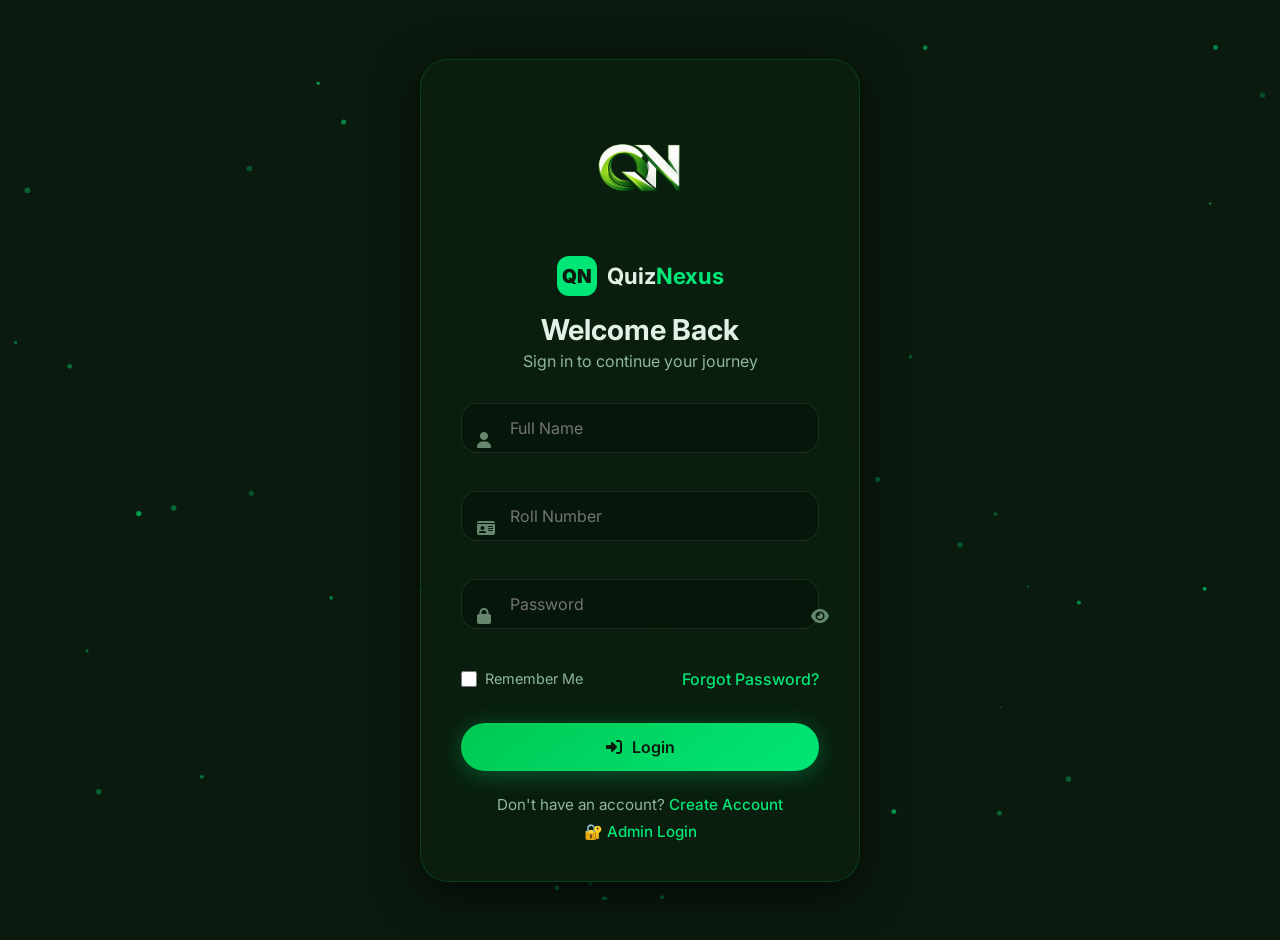
<file: quiz.html>
<!DOCTYPE html>
<html lang="en">
<head>
    <!-- Theme Meta Tag -->
<meta name="theme-color" content="#0b1a0e">
    <meta charset="UTF-8">
    <meta name="viewport" content="width=device-width, initial-scale=1.0">
    <title>Quiz · QuizNexus</title>
    <link rel="preconnect" href="https://fonts.googleapis.com">
    <link rel="preconnect" href="https://fonts.gstatic.com" crossorigin>
    <link href="https://fonts.googleapis.com/css2?family=Inter:wght@400;500;600;700;800;900&display=swap" rel="stylesheet">
    <link rel="stylesheet" href="https://cdnjs.cloudflare.com/ajax/libs/font-awesome/6.5.1/css/all.min.css">
    <link rel="stylesheet" href="css/style.css">
    <link rel="stylesheet" href="css/responsive.css">
    <link rel="stylesheet" href="css/animations.css">
    <link rel="icon" type="image/png" href="assets/images/logo.png">
    <style>
        * { margin: 0; padding: 0; box-sizing: border-box; }
        body {
            background: radial-gradient(circle at 20% 20%, #132b17, #051007);
            min-height: 100vh;
            font-family: 'Inter', sans-serif;
            color: #e2f0e5;
        }
        .app-layout {
            display: flex;
            min-height: 100vh;
            padding: 16px;
            gap: 16px;
        }
        .glass {
            background: rgba(15, 32, 19, 0.65);
            backdrop-filter: blur(12px);
            border: 1px solid rgba(0, 255, 100, 0.15);
            border-radius: 28px;
            transition: 0.3s;
        }
        .glass:hover {
            border-color: rgba(0, 230, 118, 0.3);
        }
        .sidebar {
            width: 240px;
            padding: 24px 16px;
            position: sticky;
            top: 16px;
            height: calc(100vh - 32px);
            overflow-y: auto;
            flex-shrink: 0;
        }
        .sidebar-brand {
            display: flex;
            align-items: center;
            gap: 10px;
            padding: 0 8px 24px;
            border-bottom: 1px solid rgba(0, 255, 100, 0.15);
            margin-bottom: 20px;
        }
        .logo-icon {
            background: #00e676;
            color: #0b1a0e;
            width: 40px;
            height: 40px;
            border-radius: 12px;
            display: flex;
            align-items: center;
            justify-content: center;
            font-weight: 900;
            font-size: 1.2rem;
        }
        .logo-name {
            font-weight: 700;
            font-size: 1.4rem;
            color: #e2f0e5;
        }
        .logo-name .accent { color: #00e676; }
        .sidebar-nav {
            display: flex;
            flex-direction: column;
            gap: 4px;
        }
        .nav-item {
            display: flex;
            align-items: center;
            gap: 12px;
            padding: 10px 14px;
            border-radius: 16px;
            color: #8fb89a;
            text-decoration: none;
            transition: 0.3s;
            font-weight: 500;
            cursor: pointer;
        }
        .nav-item:hover {
            background: rgba(0, 230, 118, 0.08);
            color: #e2f0e5;
        }
        .nav-item.active {
            background: rgba(0, 230, 118, 0.12);
            color: #00e676;
        }
        .nav-item i { width: 20px; text-align: center; }
        .main-content {
            flex: 1;
            padding: 0 8px 20px;
        }
        .dashboard-header {
            display: flex;
            justify-content: space-between;
            align-items: center;
            padding: 16px 0 24px;
            flex-wrap: wrap;
            gap: 12px;
        }
        .dashboard-header h1 {
            font-size: 2rem;
            font-weight: 700;
        }
        .header-actions {
            display: flex;
            align-items: center;
            gap: 16px;
            flex-wrap: wrap;
        }
        .greeting {
            color: #8fb89a;
        }
        .theme-toggle {
            background: transparent;
            border: 1px solid rgba(0, 255, 100, 0.15);
            border-radius: 50%;
            width: 40px;
            height: 40px;
            color: #e2f0e5;
            cursor: pointer;
            transition: 0.3s;
            display: flex;
            align-items: center;
            justify-content: center;
        }
        .theme-toggle:hover {
            background: rgba(0, 230, 118, 0.1);
            border-color: #00e676;
        }
        .quiz-container {
            max-width: 1000px;
            margin: 0 auto;
        }
        .quiz-grid {
            display: grid;
            grid-template-columns: repeat(auto-fill, minmax(320px, 1fr));
            gap: 20px;
        }
        .btn-start {
            background: linear-gradient(145deg, #00c853, #00e676);
            border: none;
            padding: 10px 20px;
            border-radius: 60px;
            font-weight: 600;
            color: #0b1a0e;
            cursor: pointer;
            transition: 0.3s;
            font-family: 'Inter', sans-serif;
            display: inline-flex;
            align-items: center;
            gap: 8px;
            width: 100%;
            justify-content: center;
        }
        .btn-start:hover {
            transform: scale(1.02);
            box-shadow: 0 4px 20px rgba(0, 230, 118, 0.4);
        }
        .btn-outline {
            background: transparent;
            border: 1.5px solid #00e676;
            color: #00e676;
            padding: 8px 20px;
            border-radius: 60px;
            font-weight: 500;
            cursor: pointer;
            transition: 0.3s;
            font-size: 0.85rem;
            display: inline-flex;
            align-items: center;
            gap: 6px;
            font-family: 'Inter', sans-serif;
        }
        .btn-outline:hover {
            background: #00e676;
            color: #0b1a0e;
        }
        .btn-primary {
            background: linear-gradient(145deg, #00c853, #00e676);
            border: none;
            padding: 12px 24px;
            border-radius: 60px;
            font-weight: 600;
            color: #0b1a0e;
            cursor: pointer;
            transition: 0.3s;
            box-shadow: 0 4px 24px rgba(0, 230, 118, 0.3);
            display: inline-flex;
            align-items: center;
            gap: 10px;
            font-family: 'Inter', sans-serif;
        }
        .btn-primary:hover {
            transform: scale(1.02);
            box-shadow: 0 8px 36px rgba(0, 230, 118, 0.5);
        }
        .toast-container {
            position: fixed;
            bottom: 30px;
            right: 30px;
            z-index: 9999;
        }
        .toast {
            background: rgba(20, 40, 25, 0.92);
            backdrop-filter: blur(14px);
            border-left: 4px solid #00e676;
            padding: 14px 20px;
            border-radius: 16px;
            color: #e2f0e5;
            margin-top: 10px;
            animation: slideUp 0.4s ease;
        }
        @keyframes slideUp {
            0% { opacity: 0; transform: translateY(30px); }
            100% { opacity: 1; transform: translateY(0); }
        }
        #particles-canvas {
            position: fixed;
            top: 0; left: 0;
            width: 100%; height: 100%;
            z-index: -1;
            pointer-events: none;
        }
        .modal-overlay {
            position: fixed;
            inset: 0;
            background: rgba(0, 0, 0, 0.7);
            backdrop-filter: blur(8px);
            display: none;
            align-items: center;
            justify-content: center;
            z-index: 9998;
            padding: 20px;
        }
        .modal-overlay.active {
            display: flex;
        }
        .modal {
            max-width: 500px;
            width: 100%;
            padding: 32px;
            background: rgba(15, 32, 19, 0.95);
            backdrop-filter: blur(12px);
            border: 1px solid rgba(0, 255, 100, 0.15);
            border-radius: 28px;
        }
        .modal h3 {
            margin-bottom: 16px;
        }
        .modal p {
            margin: 8px 0;
            color: #8fb89a;
        }
        .modal-actions {
            display: flex;
            gap: 12px;
            margin-top: 20px;
            justify-content: flex-end;
        }
        @media (max-width: 768px) {
            .app-layout { flex-direction: column; padding: 10px; }
            .sidebar { width: 100%; height: auto; position: relative; top: 0; padding: 16px; }
            .sidebar-nav { flex-direction: row; flex-wrap: wrap; }
            .nav-item { padding: 6px 12px; font-size: 0.85rem; }
            .quiz-grid { grid-template-columns: 1fr; }
        }
        @media (max-width: 480px) {
            .quiz-grid { grid-template-columns: 1fr; }
        }
        .quiz-grid {
    display: grid;
    grid-template-columns: repeat(3, 1fr) !important;
    gap: 30px !important;
}
    </style>
</head>
<body>
    <body data-theme="dark"></body>
    <canvas id="particles-canvas"></canvas>
    <div class="app-layout">
        <!-- Sidebar -->
        <aside class="sidebar glass">
            <div class="sidebar-brand">
                <span class="logo-icon">QN</span>
                <span class="logo-name">Quiz<span class="accent">Nexus</span></span>
            </div>
            <nav class="sidebar-nav">
                <a href="dashboard.html" class="nav-item"><i class="fas fa-th-large"></i> Dashboard</a>
                <a href="quiz.html" class="nav-item active"><i class="fas fa-play-circle"></i> Available Quiz</a>
                <a href="result.html" class="nav-item"><i class="fas fa-chart-bar"></i> My Results</a>
                <a href="leaderboard.html" class="nav-item"><i class="fas fa-trophy"></i> Leaderboard</a>
                <a href="profile.html" class="nav-item"><i class="fas fa-user-circle"></i> Profile</a>
                <a href="settings.html" class="nav-item"><i class="fas fa-cog"></i> Settings</a>
                <a href="#" class="nav-item" onclick="logout()"><i class="fas fa-sign-out-alt"></i> Logout</a>
            </nav>
        </aside>

        <!-- Main Content -->
        <main class="main-content">
            <header class="dashboard-header">
                <h1 id="pageTitle">📚 Available Quizzes</h1>
                <div class="header-actions">
                    <span class="greeting">Welcome, <strong id="userNameDisplay">User</strong>!</span>
                    <button class="theme-toggle" onclick="toggleTheme()"><i class="fas fa-moon"></i></button>
                </div>
            </header>

            <div class="quiz-container" id="quizContainer">
                <!-- Rendered by JavaScript -->
            </div>
        </main>
    </div>

    <!-- Submit Modal -->
    <div class="modal-overlay" id="submitModal">
        <div class="modal glass">
            <h3>📝 Submit Quiz?</h3>
            <p>You have answered <span id="answeredCount">0</span> out of <span id="totalQuestionsModal">0</span> questions.</p>
            <p>Questions marked for review: <span id="markedCount">0</span></p>
            <div class="modal-actions">
                <button class="btn-outline" onclick="closeModal()">Cancel</button>
                <button class="btn-primary" onclick="confirmSubmit()"><i class="fas fa-check"></i> Submit</button>
            </div>
        </div>
    </div>

    <div class="toast-container" id="toastContainer"></div>

    <script>
        // ============================================================
        //  DATABASE
        // ============================================================
        const DB = {
            QUIZZES: 'quiznexus_quizzes',
            RESULTS: 'quiznexus_results',
            CURRENT_USER: 'quiznexus_current_user',
            SERVERS: 'quiznexus_servers',
            getQuizzes() {
                return JSON.parse(localStorage.getItem(this.QUIZZES)) || [];
            },
            getQuizById(id) {
                return this.getQuizzes().find(q => q.id === id) || null;
            },
            getResults() {
                return JSON.parse(localStorage.getItem(this.RESULTS)) || [];
            },
            saveResults(results) {
                localStorage.setItem(this.RESULTS, JSON.stringify(results));
            },
            getCurrentUser() {
                const data = localStorage.getItem(this.CURRENT_USER);
                return data ? JSON.parse(data) : null;
            },
            getServerById(id) {
                try {
                    const servers = JSON.parse(localStorage.getItem(this.SERVERS) || '[]');
                    return servers.find(s => s.id === id) || null;
                } catch { return null; }
            }
        };

        // ============================================================
        //  STATE
        // ============================================================
        let currentQuiz = null;
        let currentQuestions = [];
        let currentIndex = 0;
        let userAnswers = {};
        let markedQuestions = {};
        let timerInterval = null;
        let timeRemaining = 0;
        let totalTime = 0;
        let quizStartTime = null;

        // ============================================================
        //  TOAST
        // ============================================================
        function showToast(message, type = 'success') {
            const container = document.getElementById('toastContainer');
            if (!container) return;
            const toast = document.createElement('div');
            toast.className = `toast ${type}`;
            const icon = type === 'success' ? 'fa-check-circle' : type === 'error' ? 'fa-exclamation-circle' : 'fa-info-circle';
            toast.innerHTML = `<i class="fas ${icon}"></i><span>${message}</span>`;
            container.appendChild(toast);
            setTimeout(() => {
                toast.style.opacity = '0';
                toast.style.transform = 'translateX(100px)';
                setTimeout(() => toast.remove(), 400);
            }, 3500);
        }

        function redirectTo(page) {
            window.location.href = page;
        }

        function logout() {
            localStorage.removeItem('quiznexus_current_user');
            showToast('Logged out successfully');
            setTimeout(() => redirectTo('login.html'), 400);
        }

        function toggleTheme() {
            const currentTheme = document.documentElement.getAttribute('data-theme') || 'dark';
            const newTheme = currentTheme === 'dark' ? 'light' : 'dark';
            document.documentElement.setAttribute('data-theme', newTheme);
            document.querySelectorAll('.theme-toggle i').forEach(icon => {
                icon.className = newTheme === 'dark' ? 'fas fa-moon' : 'fas fa-sun';
            });
            document.body.style.background = newTheme === 'light' 
                ? 'radial-gradient(ellipse at 20% 20%, #e8f5e9, #c8e6c9)' 
                : 'radial-gradient(circle at 20% 20%, #132b17, #051007)';
            showToast(`Switched to ${newTheme} mode`);
        }

        function formatTime(seconds) {
            const mins = Math.floor(seconds / 60);
            const secs = seconds % 60;
            return `${String(mins).padStart(2, '0')}:${String(secs).padStart(2, '0')}`;
        }

        // ============================================================
        //  SHOW AVAILABLE QUIZZES - FIXED
        // ============================================================
        function showAvailableQuizzes() {
            const container = document.getElementById('quizContainer');
            const currentUser = DB.getCurrentUser();
            
            document.getElementById('pageTitle').textContent = '📚 Available Quizzes';
            
            if (!currentUser) {
                container.innerHTML = `
                    <div class="glass" style="padding:40px;text-align:center;">
                        <i class="fas fa-lock" style="font-size:3rem;display:block;margin-bottom:16px;opacity:0.3;"></i>
                        <h3>Please Login</h3>
                        <p style="color:#8fb89a;">You need to login to see available quizzes.</p>
                    </div>
                `;
                return;
            }

            // Sirf user ke server ki published quizzes
            let quizzes = DB.getQuizzes().filter(q => 
                q.published === true && 
                q.serverId === currentUser.serverId
            );

            console.log('📚 Available Quizzes:', quizzes);

            if (quizzes.length === 0) {
                container.innerHTML = `
                    <div class="glass" style="padding:40px;text-align:center;">
                        <i class="fas fa-inbox" style="font-size:3rem;display:block;margin-bottom:16px;opacity:0.3;"></i>
                        <h3>No Quizzes Available</h3>
                        <p style="color:#8fb89a;">Your server has no quizzes yet. Contact your admin.</p>
                        <button class="btn-primary" onclick="window.location.href='dashboard.html'" style="margin-top:16px;width:auto;padding:12px 32px;">
                            <i class="fas fa-arrow-left"></i> Back to Dashboard
                        </button>
                    </div>
                `;
                return;
            }

            container.innerHTML = `
                <div style="padding:0;">
                    <div class="quiz-grid">
                        ${quizzes.map(q => {
                            const server = DB.getServerById(q.serverId);
                            return `
                                <div class="glass" style="padding:24px;cursor:pointer;transition:all 0.3s;border:1px solid var(--border-glass);border-radius:var(--radius);" 
                                     onmouseover="this.style.transform='translateY(-6px)';this.style.borderColor='var(--accent)';this.style.boxShadow='var(--shadow-soft), var(--neon-glow)';"
                                     onmouseout="this.style.transform='translateY(0)';this.style.borderColor='var(--border-glass)';this.style.boxShadow='var(--shadow-soft), var(--neon-glow)';"
                                     onclick="window.location.href='quiz.html?id=${q.id}'">
                                    <div style="display:flex;justify-content:space-between;align-items:flex-start;margin-bottom:10px;">
                                        <div style="font-weight:700;font-size:1.15rem;">${q.title}</div>
                                        <span style="font-size:0.65rem;padding:3px 12px;border-radius:30px;font-weight:600;background:rgba(0,230,118,0.15);color:#00e676;border:1px solid rgba(0,230,118,0.2);">${q.difficulty || 'Medium'}</span>
                                    </div>
                                    <div style="color:var(--text-secondary);font-size:0.9rem;margin-bottom:14px;line-height:1.5;">${q.description || 'No description'}</div>
                                    <div style="display:flex;gap:16px;flex-wrap:wrap;margin-bottom:16px;">
                                        <span style="display:flex;align-items:center;gap:6px;font-size:0.8rem;color:var(--text-secondary);">
                                            <i class="fas fa-question-circle" style="font-size:0.85rem;opacity:0.6;"></i> ${q.questions?.length || 0} questions
                                        </span>
                                        <span style="display:flex;align-items:center;gap:6px;font-size:0.8rem;color:var(--text-secondary);">
                                            <i class="fas fa-clock" style="font-size:0.85rem;opacity:0.6;"></i> ${q.duration} min
                                        </span>
                                        <span style="display:flex;align-items:center;gap:6px;font-size:0.8rem;color:var(--text-secondary);">
                                            <i class="fas fa-tag" style="font-size:0.85rem;opacity:0.6;"></i> ${q.category || 'General'}
                                        </span>
                                        ${server ? `<span style="display:flex;align-items:center;gap:6px;font-size:0.8rem;color:var(--accent);">
                                            <i class="fas fa-server" style="font-size:0.85rem;"></i> ${server.name}
                                        </span>` : ''}
                                    </div>
                                    <button class="btn-start" onclick="event.stopPropagation(); window.location.href='quiz.html?id=${q.id}'">
                                        <i class="fas fa-play"></i> Start Quiz
                                    </button>
                                </div>
                            `;
                        }).join('')}
                    </div>
                    <button class="btn-outline" onclick="window.location.href='dashboard.html'" style="margin-top:20px;">
                        <i class="fas fa-arrow-left"></i> Back to Dashboard
                    </button>
                </div>
            `;
        }

        // ============================================================
        //  LOAD QUIZ - FIXED
        // ============================================================
        function loadQuiz() {
            const urlParams = new URLSearchParams(window.location.search);
            const quizId = urlParams.get('id');
            
            console.log('🔍 Quiz ID from URL:', quizId);
            
            if (!quizId) {
                showAvailableQuizzes();
                return;
            }

            currentQuiz = DB.getQuizById(quizId);
            console.log('📚 Quiz found:', currentQuiz);
            
            if (!currentQuiz) {
                showToast('Quiz not found!', 'error');
                showAvailableQuizzes();
                return;
            }

            // Check if user's server matches quiz server
            const currentUser = DB.getCurrentUser();
            if (currentUser && currentQuiz.serverId && currentUser.serverId !== currentQuiz.serverId) {
                showToast('You are not authorized to take this quiz!', 'error');
                setTimeout(() => showAvailableQuizzes(), 1500);
                return;
            }

            currentQuestions = currentQuiz.questions || [];
            if (currentQuestions.length === 0) {
                showToast('This quiz has no questions!', 'error');
                showAvailableQuizzes();
                return;
            }

            // Reset state
            currentIndex = 0;
            userAnswers = {};
            markedQuestions = {};
            quizStartTime = Date.now();

            totalTime = currentQuiz.duration * 60;
            timeRemaining = totalTime;

            renderQuiz();
            startTimer();
            loadQuestion(0);
            updatePalette();
            
            document.getElementById('pageTitle').textContent = '📝 ' + currentQuiz.title;
        }

        // ============================================================
        //  RENDER QUIZ
        // ============================================================
        function renderQuiz() {
            const container = document.getElementById('quizContainer');
            container.innerHTML = `
                <div class="glass" style="padding:24px;margin-bottom:20px;">
                    <div style="display:flex;justify-content:space-between;align-items:center;flex-wrap:wrap;gap:10px;">
                        <span style="font-size:1.4rem;font-weight:700;">${currentQuiz.title}</span>
                        <div style="display:flex;align-items:center;gap:16px;flex-wrap:wrap;">
                            <span style="display:flex;align-items:center;gap:6px;font-size:0.9rem;color:#8fb89a;">
                                <i class="fas fa-question-circle"></i> ${currentQuestions.length} questions
                            </span>
                            <span style="display:flex;align-items:center;gap:6px;font-size:0.9rem;color:#8fb89a;">
                                <i class="fas fa-clock"></i> ${currentQuiz.duration} min
                            </span>
                            <span style="font-size:1.2rem;font-weight:600;color:#00e676;" id="quizTimer">
                                <i class="fas fa-clock"></i> <span id="timerDisplay">${formatTime(totalTime)}</span>
                            </span>
                        </div>
                    </div>
                    <div style="display:flex;align-items:center;gap:16px;margin-top:12px;">
                        <div style="flex:1;height:6px;background:rgba(255,255,255,0.1);border-radius:12px;overflow:hidden;">
                            <div style="height:100%;background:linear-gradient(90deg,#00e676,#00c853);border-radius:12px;transition:width 0.5s ease;width:0%;" id="progressFill"></div>
                        </div>
                        <span style="font-size:0.85rem;color:#8fb89a;white-space:nowrap;" id="progressText">Question 1 of ${currentQuestions.length}</span>
                    </div>
                </div>

                <div style="display:grid;grid-template-columns:200px 1fr;gap:20px;">
                    <div class="glass" style="padding:20px;height:fit-content;">
                        <h4 style="margin-bottom:12px;">📋 Question Palette</h4>
                        <div style="display:grid;grid-template-columns:repeat(5,1fr);gap:8px;margin:12px 0;" id="paletteGrid"></div>
                        <div style="display:flex;gap:12px;flex-wrap:wrap;font-size:0.7rem;color:#8fb89a;">
                            <span><span style="width:10px;height:10px;border-radius:50%;display:inline-block;margin-right:4px;background:#00e676;"></span> Answered</span>
                            <span><span style="width:10px;height:10px;border-radius:50%;display:inline-block;margin-right:4px;background:#ffc107;"></span> Marked</span>
                            <span><span style="width:10px;height:10px;border-radius:50%;display:inline-block;margin-right:4px;background:rgba(255,255,255,0.1);"></span> Not Answered</span>
                        </div>
                    </div>

                    <div class="glass" style="padding:28px;">
                        <div style="font-size:0.9rem;color:#8fb89a;margin-bottom:8px;" id="questionNumber">Question 1</div>
                        <div style="font-size:1.2rem;font-weight:500;margin-bottom:20px;line-height:1.6;" id="questionText">Loading question...</div>
                        <div style="display:flex;flex-direction:column;gap:10px;margin-bottom:24px;" id="optionsContainer"></div>
                        
                        <div style="display:flex;gap:10px;flex-wrap:wrap;margin-bottom:16px;">
                            <button class="btn-outline" style="flex:1;min-width:100px;justify-content:center;padding:8px 16px;font-size:0.85rem;" onclick="previousQuestion()">
                                <i class="fas fa-arrow-left"></i> Previous
                            </button>
                            <button class="btn-outline" style="flex:1;min-width:100px;justify-content:center;padding:8px 16px;font-size:0.85rem;" onclick="markForReview()">
                                <i class="fas fa-flag"></i> Mark
                            </button>
                            <button class="btn-outline" style="flex:1;min-width:100px;justify-content:center;padding:8px 16px;font-size:0.85rem;" onclick="clearAnswer()">
                                <i class="fas fa-undo"></i> Clear
                            </button>
                            <button class="btn-primary" style="flex:1;min-width:100px;justify-content:center;padding:8px 16px;font-size:0.85rem;" onclick="nextQuestion()">
                                Next <i class="fas fa-arrow-right"></i>
                            </button>
                        </div>

                        <button class="btn-primary" style="width:100%;margin-top:8px;padding:12px 24px;justify-content:center;" onclick="submitQuiz()">
                            <i class="fas fa-check-circle"></i> Submit Quiz
                        </button>
                    </div>
                </div>
            `;
        }

        // ============================================================
        //  TIMER
        // ============================================================
        function startTimer() {
            if (timerInterval) clearInterval(timerInterval);
            timerInterval = setInterval(() => {
                timeRemaining--;
                updateTimerDisplay();
                if (timeRemaining <= 0) {
                    clearInterval(timerInterval);
                    showToast('⏰ Time is up! Auto-submitting...', 'error');
                    setTimeout(() => submitQuiz(), 1000);
                }
            }, 1000);
        }

        function updateTimerDisplay() {
            const timerDisplay = document.getElementById('timerDisplay');
            if (timerDisplay) {
                timerDisplay.textContent = formatTime(timeRemaining);
            }
        }

        // ============================================================
        //  QUESTION FUNCTIONS
        // ============================================================
        function loadQuestion(index) {
            const question = currentQuestions[index];
            if (!question) return;
            
            currentIndex = index;
            
            document.getElementById('questionNumber').textContent = `Question ${index + 1} of ${currentQuestions.length}`;
            document.getElementById('questionText').textContent = question.text;
            
            const progress = ((index + 1) / currentQuestions.length) * 100;
            document.getElementById('progressFill').style.width = progress + '%';
            document.getElementById('progressText').textContent = `Question ${index + 1} of ${currentQuestions.length}`;
            
            const container = document.getElementById('optionsContainer');
            container.innerHTML = question.options.map((option, optIndex) => `
                <div class="glass" style="display:flex;align-items:center;gap:12px;padding:12px 16px;border:1.5px solid ${userAnswers[index] === optIndex ? '#00e676' : 'rgba(255,255,255,0.08)'};border-radius:16px;cursor:pointer;transition:0.3s;background:${userAnswers[index] === optIndex ? 'rgba(0,230,118,0.08)' : 'transparent'};" 
                     onclick="selectOption(${index}, ${optIndex})">
                    <input type="radio" name="question_${index}" value="${optIndex}" 
                           ${userAnswers[index] === optIndex ? 'checked' : ''} 
                           style="accent-color:#00e676;width:18px;height:18px;cursor:pointer;">
                    <label style="flex:1;cursor:pointer;">${String.fromCharCode(65 + optIndex)}. ${option}</label>
                </div>
            `).join('');
            
            updatePalette();
        }

        function selectOption(questionIndex, optionIndex) {
            userAnswers[questionIndex] = optionIndex;
            loadQuestion(currentIndex);
            updatePalette();
        }

        function nextQuestion() {
            if (currentIndex < currentQuestions.length - 1) {
                loadQuestion(currentIndex + 1);
            } else {
                showToast('You are on the last question!');
            }
        }

        function previousQuestion() {
            if (currentIndex > 0) {
                loadQuestion(currentIndex - 1);
            }
        }

        function markForReview() {
            markedQuestions[currentIndex] = !markedQuestions[currentIndex];
            updatePalette();
            showToast(markedQuestions[currentIndex] ? '📌 Marked for review' : '📌 Review mark removed');
        }

        function clearAnswer() {
            delete userAnswers[currentIndex];
            loadQuestion(currentIndex);
            showToast('Answer cleared');
        }

        function updatePalette() {
            const grid = document.getElementById('paletteGrid');
            if (!grid) return;
            grid.innerHTML = currentQuestions.map((_, idx) => `
                <button style="aspect-ratio:1;border:1.5px solid ${idx === currentIndex ? '#00e676' : 'rgba(255,255,255,0.1)'};border-radius:10px;background:${userAnswers[idx] !== undefined ? 'rgba(0,230,118,0.2)' : 'transparent'};color:${userAnswers[idx] !== undefined ? '#00e676' : '#8fb89a'};font-weight:600;cursor:pointer;transition:0.3s;font-size:0.8rem;${markedQuestions[idx] ? 'border-color:#ffc107;background:rgba(255,193,7,0.2);color:#ffc107;' : ''}"
                        onclick="loadQuestion(${idx})">
                    ${idx + 1}
                </button>
            `).join('');
        }

        // ============================================================
        //  SUBMIT QUIZ
        // ============================================================
        function submitQuiz() {
            const answered = Object.keys(userAnswers).length;
            const total = currentQuestions.length;
            
            if (answered < total) {
                document.getElementById('answeredCount').textContent = answered;
                document.getElementById('totalQuestionsModal').textContent = total;
                document.getElementById('markedCount').textContent = Object.keys(markedQuestions).length;
                document.getElementById('submitModal').classList.add('active');
            } else {
                confirmSubmit();
            }
        }

        function closeModal() {
            document.getElementById('submitModal').classList.remove('active');
        }

        function confirmSubmit() {
            closeModal();
            clearInterval(timerInterval);

            let correct = 0, wrong = 0, skipped = 0;
            let answerDetails = [];

            currentQuestions.forEach((question, idx) => {
                const userAnswer = userAnswers[idx];
                const isCorrect = userAnswer !== undefined && userAnswer === question.correct;
                if (userAnswer === undefined) skipped++;
                else if (isCorrect) correct++;
                else wrong++;
                answerDetails.push({
                    questionIndex: idx,
                    userAnswer: userAnswer,
                    correctAnswer: question.correct,
                    isCorrect: isCorrect,
                    questionText: question.text,
                    options: question.options
                });
            });

            const total = currentQuestions.length;
            const score = correct;
            const percentage = (correct / total) * 100;
            const timeTaken = Math.floor((Date.now() - quizStartTime) / 1000);

            const currentUser = DB.getCurrentUser();
            const results = DB.getResults();
            const newResult = {
                id: 'result_' + Date.now() + '_' + Math.random().toString(36).substr(2, 6),
                userId: currentUser.id,
                quizId: currentQuiz.id,
                serverId: currentQuiz.serverId || null,
                quizTitle: currentQuiz.title,
                score: score,
                total: total,
                percentage: percentage,
                correct: correct,
                wrong: wrong,
                skipped: skipped,
                timeTaken: timeTaken,
                answers: answerDetails,
                completedAt: new Date().toISOString()
            };
            results.push(newResult);
            DB.saveResults(results);

            sessionStorage.setItem('quiznexus_last_result', JSON.stringify(newResult));
            showToast(`✅ Quiz submitted! Score: ${score}/${total}`);
            setTimeout(() => redirectTo('result.html'), 500);
        }

        // ============================================================
        //  PARTICLES
        // ============================================================
        function initParticles() {
            const canvas = document.getElementById('particles-canvas');
            if (!canvas) return;
            const ctx = canvas.getContext('2d');
            let w, h;
            function resize() {
                w = canvas.width = window.innerWidth;
                h = canvas.height = window.innerHeight;
            }
            window.addEventListener('resize', resize);
            resize();
            const particles = [];
            for (let i = 0; i < 50; i++) {
                particles.push({
                    x: Math.random() * w,
                    y: Math.random() * h,
                    vx: (Math.random() - 0.5) * 0.5,
                    vy: (Math.random() - 0.5) * 0.5,
                    r: Math.random() * 2 + 1,
                    opacity: Math.random() * 0.5 + 0.2
                });
            }
            function draw() {
                ctx.clearRect(0, 0, w, h);
                particles.forEach(p => {
                    p.x += p.vx;
                    p.y += p.vy;
                    if (p.x < 0 || p.x > w) p.vx *= -1;
                    if (p.y < 0 || p.y > h) p.vy *= -1;
                    ctx.beginPath();
                    ctx.arc(p.x, p.y, p.r, 0, Math.PI * 2);
                    ctx.fillStyle = `rgba(0, 230, 118, ${p.opacity})`;
                    ctx.fill();
                });
                requestAnimationFrame(draw);
            }
            draw();
        }

        // ============================================================
        //  PAGE LOAD
        // ============================================================
        document.addEventListener('DOMContentLoaded', function() {
            const currentUser = DB.getCurrentUser();
            if (!currentUser) {
                redirectTo('login.html');
                return;
            }
            
            document.getElementById('userNameDisplay').textContent = currentUser.fullName;
            initParticles();
            loadQuiz();

            document.addEventListener('keydown', function(e) {
                if (e.key === 'ArrowRight' || e.key === 'ArrowDown') {
                    e.preventDefault();
                    nextQuestion();
                } else if (e.key === 'ArrowLeft' || e.key === 'ArrowUp') {
                    e.preventDefault();
                    previousQuestion();
                } else if (e.key === 'm' || e.key === 'M') {
                    e.preventDefault();
                    markForReview();
                } else if (e.key === 'c' || e.key === 'C') {
                    e.preventDefault();
                    clearAnswer();
                }
            });
        });

        // ============================================================
        //  GLOBAL EXPORTS
        // ============================================================
        window.nextQuestion = nextQuestion;
        window.previousQuestion = previousQuestion;
        window.markForReview = markForReview;
        window.clearAnswer = clearAnswer;
        window.selectOption = selectOption;
        window.loadQuestion = loadQuestion;
        window.submitQuiz = submitQuiz;
        window.closeModal = closeModal;
        window.confirmSubmit = confirmSubmit;
        window.logout = logout;
        window.toggleTheme = toggleTheme;
        window.showAvailableQuizzes = showAvailableQuizzes;
    </script>
</body>
</html>
</file>
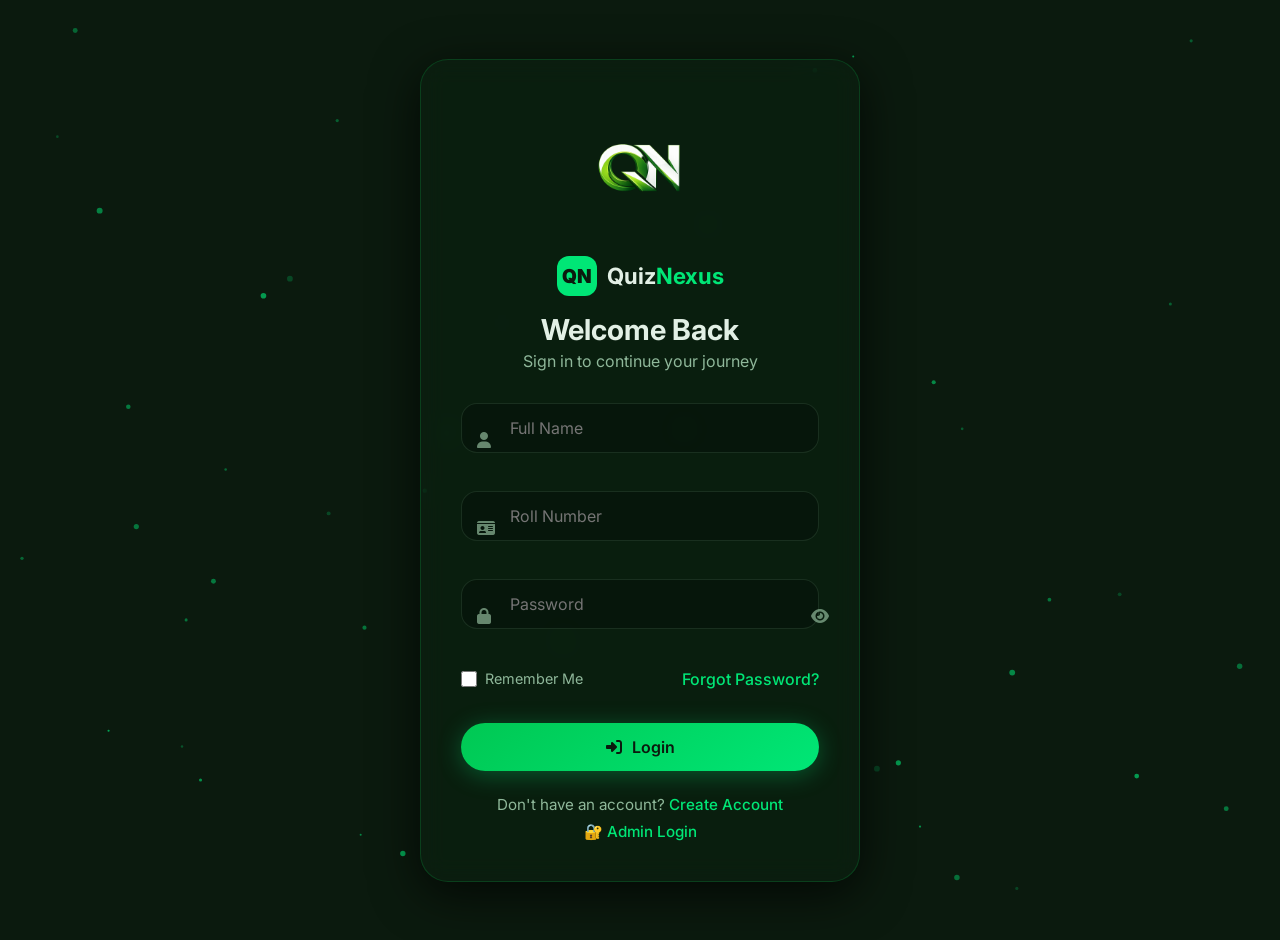
<file: settings.html>
<!DOCTYPE html>
<html lang="en">
<head>
    <!-- Theme Meta Tag -->
<meta name="theme-color" content="#0b1a0e">
    <!-- Prevent page zoom and scroll issues -->
<meta name="viewport" content="width=device-width, initial-scale=1.0, maximum-scale=1.0, user-scalable=no, viewport-fit=cover">
    <meta charset="UTF-8">
    <meta name="viewport" content="width=device-width, initial-scale=1.0, viewport-fit=cover">
    <title>Settings · QuizNexus</title>
    <link rel="preconnect" href="https://fonts.googleapis.com">
    <link rel="preconnect" href="https://fonts.gstatic.com" crossorigin>
    <link href="https://fonts.googleapis.com/css2?family=Inter:wght@400;500;600;700;800;900&display=swap" rel="stylesheet">
    <link rel="stylesheet" href="https://cdnjs.cloudflare.com/ajax/libs/font-awesome/6.5.1/css/all.min.css">
    
    <!-- ===== PWA ===== -->
    <link rel="manifest" href="manifest.json">
    <meta name="theme-color" content="#00e676">
    <link rel="apple-touch-icon" href="assets/images/logo.png">
    <link rel="icon" type="image/png" sizes="64x64" href="assets/images/logo.png">
    
    <link rel="stylesheet" href="css/style.css">
    <link rel="stylesheet" href="css/responsive.css">
    <link rel="stylesheet" href="css/animations.css">
    
    <style>
        /* ===== FIXED SETTINGS STYLES ===== */
        * { margin: 0; padding: 0; box-sizing: border-box; }
        
        body {
            background: radial-gradient(circle at 20% 20%, #132b17, #051007);
            min-height: 100vh;
            font-family: 'Inter', sans-serif;
            color: #e2f0e5;
            overflow-x: hidden;
        }
        
        [data-theme="light"] body {
            background: radial-gradient(ellipse at 20% 20%, #e8f5e9, #c8e6c9);
        }
        
        /* ===== APP LAYOUT - FIXED ===== */
        .app-layout {
            display: flex;
            min-height: 100vh;
            padding: 16px;
            gap: 16px;
            max-width: 1400px;
            margin: 0 auto;
        }
        
        /* ===== SIDEBAR - STICKY ===== */
        .sidebar {
            width: 240px;
            padding: 24px 16px;
            position: sticky;
            top: 16px;
            height: calc(100vh - 32px);
            overflow-y: auto;
            flex-shrink: 0;
            background: rgba(15, 32, 19, 0.65);
            backdrop-filter: blur(16px) saturate(180%);
            -webkit-backdrop-filter: blur(16px) saturate(180%);
            border: 1px solid rgba(0, 255, 100, 0.15);
            box-shadow: 0 12px 48px rgba(0, 0, 0, 0.7);
            border-radius: 28px;
            transition: all 0.3s;
        }
        
        .sidebar:hover {
            border-color: rgba(0, 230, 118, 0.3);
        }
        
        .sidebar-brand {
            display: flex;
            align-items: center;
            gap: 12px;
            padding: 0 8px 24px;
            border-bottom: 1px solid rgba(0, 255, 100, 0.15);
            margin-bottom: 20px;
        }
        
        .sidebar-brand .brand-text {
            font-weight: 700;
            font-size: 1.4rem;
            color: #e2f0e5;
        }
        
        .sidebar-brand .brand-text .accent {
            color: #00e676;
        }
        
        .sidebar-nav {
            display: flex;
            flex-direction: column;
            gap: 4px;
        }
        
        .nav-item {
            display: flex;
            align-items: center;
            gap: 12px;
            padding: 10px 14px;
            border-radius: 16px;
            color: #8fb89a;
            text-decoration: none;
            transition: all 0.3s;
            font-weight: 500;
            cursor: pointer;
        }
        
        .nav-item:hover {
            background: rgba(0, 230, 118, 0.08);
            color: #e2f0e5;
        }
        
        .nav-item.active {
            background: rgba(0, 230, 118, 0.12);
            color: #00e676;
            box-shadow: 0 0 20px rgba(0, 230, 118, 0.05);
        }
        
        .nav-item i {
            width: 20px;
            text-align: center;
        }
        
        /* ===== MAIN CONTENT - SCROLLABLE ===== */
        .main-content {
            flex: 1;
            padding: 0 8px 20px;
            min-height: 100vh;
            overflow-y: auto;
        }
        
        .dashboard-header {
            display: flex;
            justify-content: space-between;
            align-items: center;
            padding: 16px 0 24px;
            flex-wrap: wrap;
            gap: 12px;
            position: sticky;
            top: 0;
            background: rgba(11, 26, 14, 0.8);
            backdrop-filter: blur(12px);
            z-index: 10;
            border-radius: 0 0 20px 20px;
            margin-bottom: 8px;
        }
        
        [data-theme="light"] .dashboard-header {
            background: rgba(240, 247, 242, 0.8);
        }
        
        .dashboard-header h1 {
            font-size: 2rem;
            font-weight: 700;
        }
        
        .header-actions {
            display: flex;
            align-items: center;
            gap: 16px;
            flex-wrap: wrap;
        }
        
        .theme-toggle {
            background: transparent;
            border: 1px solid rgba(0, 255, 100, 0.15);
            border-radius: 50%;
            width: 40px;
            height: 40px;
            color: #e2f0e5;
            cursor: pointer;
            transition: all 0.3s;
            display: flex;
            align-items: center;
            justify-content: center;
        }
        
        .theme-toggle:hover {
            background: rgba(0, 230, 118, 0.1);
            border-color: #00e676;
        }
        
        /* ===== SETTINGS CONTAINER - FIXED SCROLL ===== */
        .settings-container {
            padding: 28px;
            max-width: 700px;
            margin-bottom: 40px;
            animation: slideUp 0.5s ease;
        }
        
        .settings-section {
            margin-bottom: 32px;
        }
        
        .settings-section h3 {
            margin-bottom: 16px;
            display: flex;
            align-items: center;
            gap: 10px;
            font-size: 1.2rem;
        }
        
        .settings-section h3 i {
            font-size: 1.3rem;
        }
        
        .setting-group {
            margin-bottom: 14px;
            display: flex;
            align-items: center;
            gap: 16px;
            flex-wrap: wrap;
            padding: 14px 18px;
            background: rgba(0, 0, 0, 0.15);
            border-radius: 16px;
            transition: all 0.3s;
        }
        
        [data-theme="light"] .setting-group {
            background: rgba(0, 0, 0, 0.04);
        }
        
        .setting-group:hover {
            background: rgba(0, 230, 118, 0.04);
        }
        
        .setting-group label {
            min-width: 120px;
            color: #8fb89a;
            font-weight: 500;
        }
        
        .setting-group select {
            padding: 8px 16px;
            border-radius: 12px;
            background: rgba(0, 0, 0, 0.2);
            border: 1px solid rgba(0, 255, 100, 0.15);
            color: #e2f0e5;
            font-family: 'Inter', sans-serif;
            transition: all 0.3s;
            outline: none;
        }
        
        .setting-group select:focus {
            border-color: #00e676;
            box-shadow: 0 0 20px rgba(0, 230, 118, 0.1);
        }
        
        .setting-group input[type="checkbox"] {
            accent-color: #00e676;
            width: 20px;
            height: 20px;
            cursor: pointer;
            transition: all 0.3s;
        }
        
        .setting-group input[type="checkbox"]:hover {
            transform: scale(1.1);
        }
        
        .theme-options {
            display: flex;
            gap: 10px;
        }
        
        .theme-option {
            padding: 10px 20px;
            border-radius: 60px;
            border: 1.5px solid rgba(0, 255, 100, 0.15);
            background: transparent;
            color: #8fb89a;
            cursor: pointer;
            transition: all 0.3s;
            font-family: 'Inter', sans-serif;
            font-size: 0.9rem;
            font-weight: 500;
            display: flex;
            align-items: center;
            gap: 8px;
        }
        
        .theme-option:hover {
            border-color: #00e676;
            color: #e2f0e5;
            background: rgba(0, 230, 118, 0.05);
            transform: translateY(-2px);
        }
        
        .theme-option.active {
            border-color: #00e676;
            color: #00e676;
            background: rgba(0, 230, 118, 0.1);
            box-shadow: 0 0 20px rgba(0, 230, 118, 0.05);
        }
        
        .color-options input[type="color"] {
            width: 44px;
            height: 44px;
            border: 2px solid rgba(0, 255, 100, 0.15);
            border-radius: 50%;
            cursor: pointer;
            background: transparent;
            padding: 3px;
            transition: all 0.3s;
        }
        
        .color-options input[type="color"]:hover {
            transform: scale(1.05);
            border-color: #00e676;
        }
        
        .color-options input[type="color"]::-webkit-color-swatch-wrapper {
            padding: 0;
        }
        
        .color-options input[type="color"]::-webkit-color-swatch {
            border: none;
            border-radius: 50%;
        }
        
        .danger-zone {
            margin-top: 20px;
            padding-top: 20px;
            border-top: 2px solid rgba(255, 68, 68, 0.2);
        }
        
        .danger-zone h3 {
            color: #ff6b6b;
        }
        
        .btn-danger {
            border-color: #ff4444;
            color: #ff4444;
            box-shadow: 0 0 20px rgba(255, 68, 68, 0.05);
        }
        
        .btn-danger:hover {
            background: #ff4444;
            color: white;
            box-shadow: 0 0 30px rgba(255, 68, 68, 0.3);
        }
        
        /* ===== TOAST ===== */
        .toast-container {
            position: fixed;
            bottom: 30px;
            right: 30px;
            z-index: 9999;
            display: flex;
            flex-direction: column;
            gap: 10px;
            max-width: 380px;
        }
        
        .toast {
            background: rgba(20, 40, 25, 0.92);
            backdrop-filter: blur(14px);
            border-left: 4px solid #00e676;
            padding: 14px 20px;
            border-radius: 16px;
            color: #e2f0e5;
            box-shadow: 0 12px 40px rgba(0, 0, 0, 0.5);
            font-weight: 500;
            animation: toastSlideIn 0.4s ease;
            display: flex;
            align-items: center;
            gap: 12px;
        }
        
        .toast.error {
            border-left-color: #ff4444;
        }
        
        @keyframes toastSlideIn {
            0% { opacity: 0; transform: translateX(50px) scale(0.95); }
            100% { opacity: 1; transform: translateX(0) scale(1); }
        }
        
        .toast-exit {
            animation: toastSlideOut 0.3s ease forwards;
        }
        
        @keyframes toastSlideOut {
            0% { opacity: 1; transform: translateX(0) scale(1); }
            100% { opacity: 0; transform: translateX(50px) scale(0.95); }
        }
        
        /* ===== PARTICLES ===== */
        #particles-canvas {
            position: fixed;
            top: 0;
            left: 0;
            width: 100%;
            height: 100%;
            z-index: -1;
            pointer-events: none;
        }
        
        /* ===== RESPONSIVE ===== */
        @media (max-width: 768px) {
            .app-layout {
                flex-direction: column;
                padding: 10px;
                gap: 10px;
            }
            
            .sidebar {
                width: 100%;
                height: auto;
                position: relative;
                top: 0;
                padding: 16px;
                max-height: none;
            }
            
            .sidebar-nav {
                flex-direction: row;
                flex-wrap: wrap;
            }
            
            .nav-item {
                padding: 6px 12px;
                font-size: 0.85rem;
            }
            
            .nav-item.active::before {
                display: none;
            }
            
            .main-content {
                padding: 0 4px 20px;
                overflow-y: visible;
            }
            
            .dashboard-header {
                position: relative;
                top: 0;
                padding: 12px 0 16px;
                background: transparent;
                backdrop-filter: none;
            }
            
            .settings-container {
                padding: 20px;
            }
            
            .setting-group {
                flex-direction: column;
                align-items: flex-start;
                gap: 8px;
            }
            
            .setting-group label {
                min-width: auto;
            }
            
            .theme-options {
                width: 100%;
            }
            
            .theme-option {
                flex: 1;
                justify-content: center;
            }
        }
        
        @media (max-width: 480px) {
            .settings-container {
                padding: 16px;
            }
            
            .setting-group {
                padding: 10px 12px;
            }
            
            .setting-group select {
                width: 100%;
            }
            
            .dashboard-header h1 {
                font-size: 1.4rem;
            }
        }
    </style>
</head>
<body>
    <body data-theme="dark"></body>
    <canvas id="particles-canvas"></canvas>
    
    <div class="app-layout">
        <!-- ===== SIDEBAR ===== -->
        <aside class="sidebar glass">
            <div class="sidebar-brand">
                <img src="assets/images/logo.png" alt="QuizNexus" style="width:50px; height:50px; object-fit:contain; border-radius:12px;">
                <span class="brand-text">Quiz<span class="accent">Nexus</span></span>
            </div>
            <nav class="sidebar-nav">
                <a href="dashboard.html" class="nav-item"><i class="fas fa-th-large"></i> Dashboard</a>
                <a href="quiz.html" class="nav-item"><i class="fas fa-play-circle"></i> Available Quiz</a>
                <a href="result.html" class="nav-item"><i class="fas fa-chart-bar"></i> My Results</a>
                <a href="leaderboard.html" class="nav-item"><i class="fas fa-trophy"></i> Leaderboard</a>
                <a href="profile.html" class="nav-item"><i class="fas fa-user-circle"></i> Profile</a>
                <a href="settings.html" class="nav-item active"><i class="fas fa-cog"></i> Settings</a>
                <a href="#" class="nav-item" onclick="logout()"><i class="fas fa-sign-out-alt"></i> Logout</a>
            </nav>
        </aside>

        <!-- ===== MAIN CONTENT ===== -->
        <main class="main-content">
            <header class="dashboard-header">
                <h1>⚙️ Settings</h1>
                <div class="header-actions">
                    <button class="theme-toggle" onclick="toggleTheme()" aria-label="Toggle Theme">
                        <i class="fas fa-moon"></i>
                    </button>
                </div>
            </header>

            <div class="settings-container glass">
                <!-- ===== APPEARANCE ===== -->
                <div class="settings-section">
                    <h3><i class="fas fa-palette" style="color: var(--accent);"></i> Appearance</h3>
                    
                    <div class="setting-group">
                        <label><i class="fas fa-moon"></i> Theme</label>
                        <div class="theme-options">
                            <button class="theme-option active" onclick="setTheme('dark')">
                                <i class="fas fa-moon"></i> Dark
                            </button>
                            <button class="theme-option" onclick="setTheme('light')">
                                <i class="fas fa-sun"></i> Light
                            </button>
                        </div>
                    </div>
                    
                    <div class="setting-group">
                        <label><i class="fas fa-paint-brush"></i> Accent Color</label>
                        <div class="color-options">
                            <input type="color" id="accentColor" value="#00e676" onchange="setAccentColor(this.value)">
                        </div>
                    </div>
                </div>

                <!-- ===== PREFERENCES ===== -->
                <div class="settings-section">
                    <h3><i class="fas fa-sliders-h" style="color: #4fc3f7;"></i> Preferences</h3>
                    
                    <div class="setting-group">
                        <label><input type="checkbox" id="animationsToggle" checked> Enable Animations</label>
                    </div>
                    
                    <div class="setting-group">
                        <label><input type="checkbox" id="notificationsToggle" checked> Enable Notifications</label>
                    </div>
                    
                    <div class="setting-group">
                        <label><input type="checkbox" id="soundToggle" checked> Enable Sound</label>
                    </div>
                    
                    <div class="setting-group">
                        <label><i class="fas fa-font"></i> Font Size</label>
                        <select id="fontSize" onchange="setFontSize(this.value)">
                            <option value="small">Small</option>
                            <option value="medium" selected>Medium</option>
                            <option value="large">Large</option>
                        </select>
                    </div>
                    
                    <div class="setting-group">
                        <label><i class="fas fa-globe"></i> Language</label>
                        <select id="language" onchange="setLanguage(this.value)">
                            <option value="en">🇬🇧 English</option>
                            <option value="ur">🇵🇰 Urdu</option>
                            <option value="es">🇪🇸 Spanish</option>
                            <option value="fr">🇫🇷 French</option>
                        </select>
                    </div>
                </div>

                <!-- ===== DANGER ZONE ===== -->
                <div class="settings-section danger-zone">
                    <h3><i class="fas fa-exclamation-triangle"></i> Danger Zone</h3>
                    
                    <div class="setting-group">
                        <button class="btn-outline" onclick="resetSettings()">
                            <i class="fas fa-undo"></i> Reset Settings
                        </button>
                        <button class="btn-outline btn-danger" onclick="clearAllData()">
                            <i class="fas fa-trash"></i> Clear LocalStorage
                        </button>
                        <button class="btn-primary" onclick="logout()">
                            <i class="fas fa-sign-out-alt"></i> Logout
                        </button>
                    </div>
                </div>
            </div>
        </main>
    </div>

    <div class="toast-container" id="toastContainer"></div>

    <script>
        // ============================================================
        //  DATABASE
        // ============================================================
        const DB = {
            SETTINGS: 'quiznexus_settings',
            CURRENT_USER: 'quiznexus_current_user',
            getSettings() {
                return JSON.parse(localStorage.getItem(this.SETTINGS)) || {
                    theme: 'dark',
                    accentColor: '#00e676',
                    animations: true,
                    notifications: true,
                    sound: true,
                    fontSize: 'medium',
                    language: 'en'
                };
            },
            saveSettings(settings) {
                localStorage.setItem(this.SETTINGS, JSON.stringify(settings));
            },
            getCurrentUser() {
                const data = localStorage.getItem(this.CURRENT_USER);
                return data ? JSON.parse(data) : null;
            },
            clearCurrentUser() {
                localStorage.removeItem(this.CURRENT_USER);
            },
            clearAll() {
                localStorage.clear();
            }
        };

        // ============================================================
        //  TOAST
        // ============================================================
        function showToast(message, type = 'success') {
            const container = document.getElementById('toastContainer');
            if (!container) {
                const newContainer = document.createElement('div');
                newContainer.id = 'toastContainer';
                newContainer.className = 'toast-container';
                document.body.appendChild(newContainer);
                return showToast(message, type);
            }
            
            const toast = document.createElement('div');
            toast.className = `toast ${type}`;
            const icon = type === 'success' ? 'fa-check-circle' : 
                         type === 'error' ? 'fa-exclamation-circle' : 'fa-info-circle';
            toast.innerHTML = `
                <i class="fas ${icon}"></i>
                <span>${message}</span>
                <button class="toast-close" onclick="this.parentElement.remove()">
                    <i class="fas fa-times"></i>
                </button>
            `;
            container.appendChild(toast);
            
            setTimeout(() => {
                toast.classList.add('toast-exit');
                setTimeout(() => toast.remove(), 300);
            }, 4000);
        }

        function redirectTo(page) {
            window.location.href = page;
        }

        function logout() {
            DB.clearCurrentUser();
            showToast('Logged out successfully');
            setTimeout(() => redirectTo('login.html'), 400);
        }

        // ============================================================
        //  THEME FUNCTIONS
        // ============================================================
        function applyTheme(theme) {
            document.documentElement.setAttribute('data-theme', theme);
            
            document.querySelectorAll('.theme-toggle i').forEach(icon => {
                icon.className = theme === 'dark' ? 'fas fa-moon' : 'fas fa-sun';
            });
            
            if (theme === 'light') {
                document.body.style.background = 'radial-gradient(ellipse at 20% 20%, #e8f5e9, #c8e6c9)';
            } else {
                document.body.style.background = 'radial-gradient(circle at 20% 20%, #132b17, #051007)';
            }
        }

        function setTheme(theme) {
            const settings = DB.getSettings();
            settings.theme = theme;
            DB.saveSettings(settings);
            
            applyTheme(theme);
            
            document.querySelectorAll('.theme-option').forEach(btn => {
                const btnTheme = btn.textContent.toLowerCase().includes('dark') ? 'dark' : 'light';
                btn.classList.toggle('active', btnTheme === theme);
            });
            
            showToast(`Theme switched to ${theme} mode`);
        }

        function toggleTheme() {
            const settings = DB.getSettings();
            const newTheme = settings.theme === 'dark' ? 'light' : 'dark';
            setTheme(newTheme);
        }

        function setAccentColor(color) {
            const settings = DB.getSettings();
            settings.accentColor = color;
            DB.saveSettings(settings);
            
            document.documentElement.style.setProperty('--accent', color);
            document.documentElement.style.setProperty('--accent-hover', color);
            
            showToast('Accent color updated');
        }

        function setFontSize(size) {
            const settings = DB.getSettings();
            settings.fontSize = size;
            DB.saveSettings(settings);
            
            const sizes = {
                small: '14px',
                medium: '16px',
                large: '18px'
            };
            document.documentElement.style.fontSize = sizes[size] || '16px';
            showToast(`Font size set to ${size}`);
        }

        function setLanguage(lang) {
            const settings = DB.getSettings();
            settings.language = lang;
            DB.saveSettings(settings);
            
            const names = {
                en: 'English',
                ur: 'Urdu',
                es: 'Spanish',
                fr: 'French'
            };
            showToast(`Language set to ${names[lang] || lang.toUpperCase()}`);
        }

        function saveSetting(key, value) {
            const settings = DB.getSettings();
            settings[key] = value;
            DB.saveSettings(settings);
        }

        function resetSettings() {
            if (confirm('Reset all settings to default?')) {
                const defaultSettings = {
                    theme: 'dark',
                    accentColor: '#00e676',
                    animations: true,
                    notifications: true,
                    sound: true,
                    fontSize: 'medium',
                    language: 'en'
                };
                DB.saveSettings(defaultSettings);
                loadSettings();
                showToast('Settings reset to default');
            }
        }

        function clearAllData() {
            if (confirm('⚠️ Delete ALL data? This cannot be undone!')) {
                if (confirm('Final confirmation: This action is permanent!')) {
                    DB.clearAll();
                    showToast('All data cleared');
                    setTimeout(() => redirectTo('login.html'), 500);
                }
            }
        }

        // ============================================================
        //  LOAD SETTINGS
        // ============================================================
        function loadSettings() {
            const settings = DB.getSettings();
            
            // Theme
            document.querySelectorAll('.theme-option').forEach(btn => {
                const theme = btn.textContent.toLowerCase().includes('dark') ? 'dark' : 'light';
                btn.classList.toggle('active', settings.theme === theme);
            });
            
            // Toggles
            document.getElementById('animationsToggle').checked = settings.animations !== false;
            document.getElementById('notificationsToggle').checked = settings.notifications !== false;
            document.getElementById('soundToggle').checked = settings.sound !== false;
            
            // Font size
            document.getElementById('fontSize').value = settings.fontSize || 'medium';
            
            // Language
            document.getElementById('language').value = settings.language || 'en';
            
            // Accent color
            document.getElementById('accentColor').value = settings.accentColor || '#00e676';
            
            // Apply settings
            applyTheme(settings.theme || 'dark');
            document.documentElement.style.setProperty('--accent', settings.accentColor || '#00e676');
            
            const sizes = {
                small: '14px',
                medium: '16px',
                large: '18px'
            };
            document.documentElement.style.fontSize = sizes[settings.fontSize || 'medium'] || '16px';
        }

        // ============================================================
        //  PARTICLES
        // ============================================================
        function initParticles() {
            const canvas = document.getElementById('particles-canvas');
            if (!canvas) return;
            
            const ctx = canvas.getContext('2d');
            let w, h;
            
            function resize() {
                w = canvas.width = window.innerWidth;
                h = canvas.height = window.innerHeight;
            }
            window.addEventListener('resize', resize);
            resize();
            
            const particles = [];
            for (let i = 0; i < 60; i++) {
                particles.push({
                    x: Math.random() * w,
                    y: Math.random() * h,
                    vx: (Math.random() - 0.5) * 0.4,
                    vy: (Math.random() - 0.5) * 0.4,
                    r: Math.random() * 2 + 1,
                    opacity: Math.random() * 0.4 + 0.2
                });
            }
            
            function draw() {
                ctx.clearRect(0, 0, w, h);
                
                particles.forEach(p => {
                    p.x += p.vx;
                    p.y += p.vy;
                    
                    if (p.x < 0 || p.x > w) p.vx *= -1;
                    if (p.y < 0 || p.y > h) p.vy *= -1;
                    
                    ctx.beginPath();
                    ctx.arc(p.x, p.y, p.r, 0, Math.PI * 2);
                    ctx.fillStyle = `rgba(0, 230, 118, ${p.opacity})`;
                    ctx.fill();
                });
                
                requestAnimationFrame(draw);
            }
            draw();
        }

        // ============================================================
        //  PAGE LOAD
        // ============================================================
        document.addEventListener('DOMContentLoaded', function() {
            const currentUser = DB.getCurrentUser();
            if (!currentUser) {
                redirectTo('login.html');
                return;
            }
            
            initParticles();
            loadSettings();
            
            // Event Listeners
            document.getElementById('animationsToggle').addEventListener('change', function() {
                saveSetting('animations', this.checked);
                showToast(this.checked ? 'Animations enabled' : 'Animations disabled');
            });
            
            document.getElementById('notificationsToggle').addEventListener('change', function() {
                saveSetting('notifications', this.checked);
                showToast(this.checked ? 'Notifications enabled' : 'Notifications disabled');
            });
            
            document.getElementById('soundToggle').addEventListener('change', function() {
                saveSetting('sound', this.checked);
                showToast(this.checked ? 'Sound enabled' : 'Sound disabled');
            });
        });

        // ============================================================
        //  GLOBAL EXPORTS
        // ============================================================
        window.setTheme = setTheme;
        window.toggleTheme = toggleTheme;
        window.setAccentColor = setAccentColor;
        window.setFontSize = setFontSize;
        window.setLanguage = setLanguage;
        window.saveSetting = saveSetting;
        window.resetSettings = resetSettings;
        window.clearAllData = clearAllData;
        window.logout = logout;
        window.showToast = showToast;
    </script>
</body>
</html>
</file>
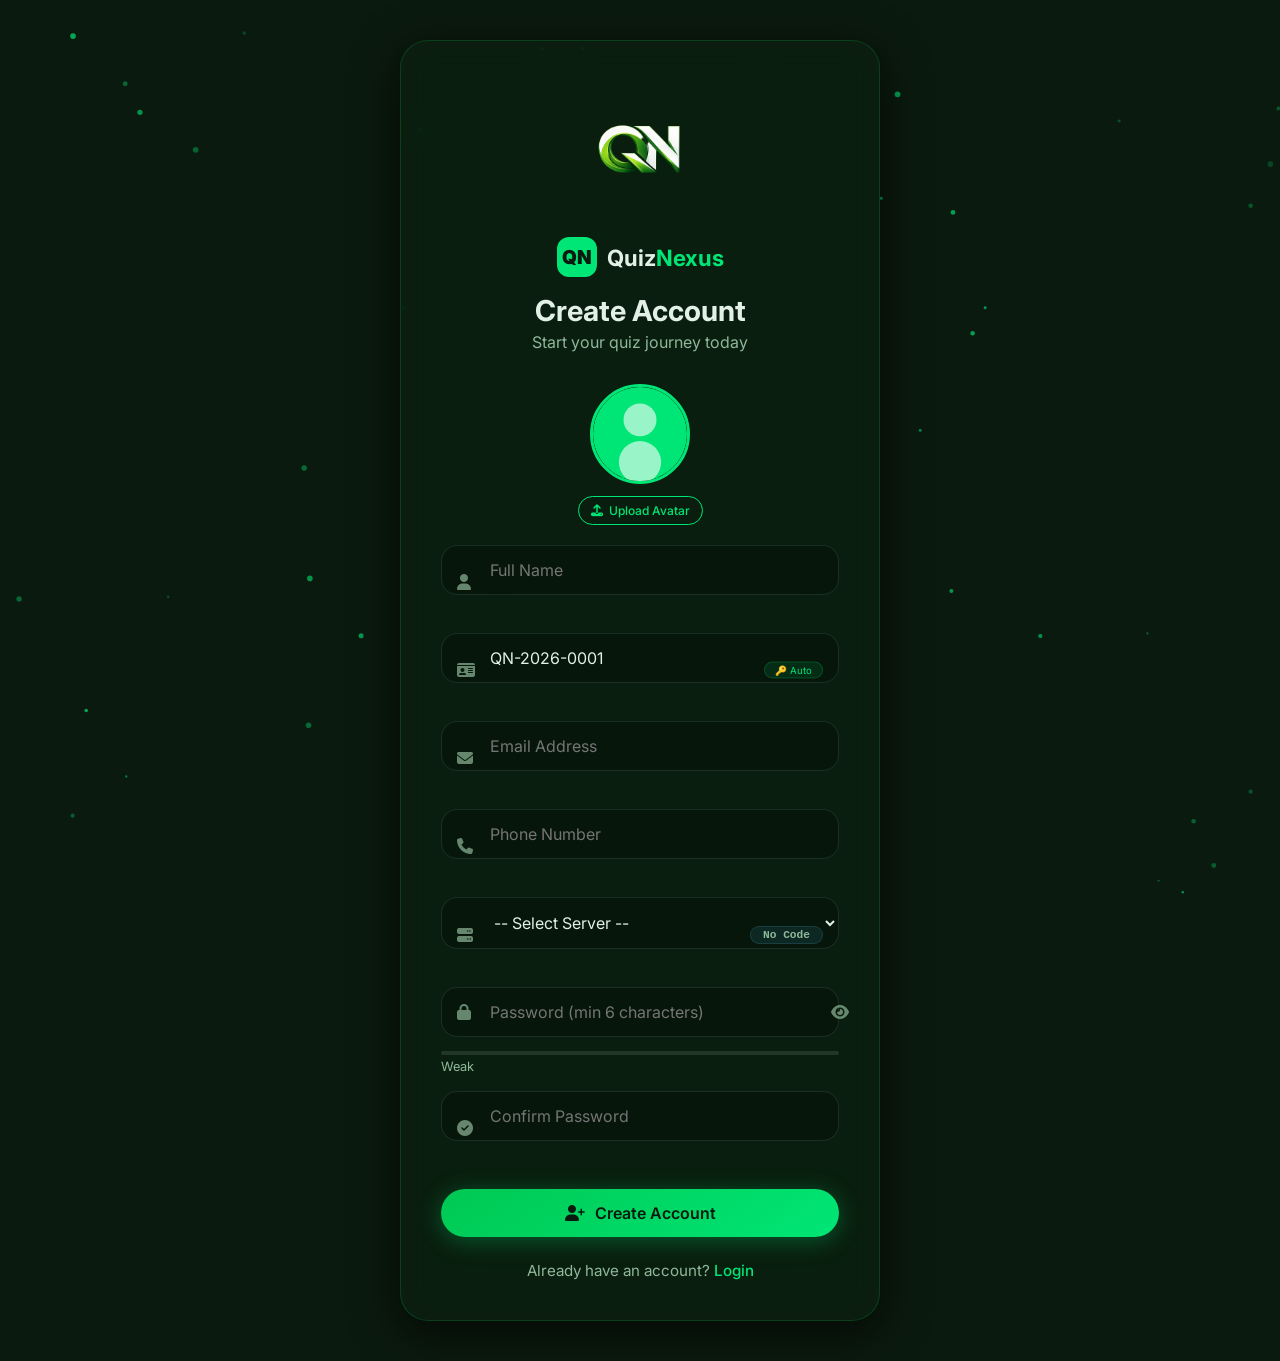
<file: signup.html>
<!DOCTYPE html>
<html lang="en">
<head>
    <!-- Theme Meta Tag -->
<meta name="theme-color" content="#0b1a0e">
    <meta charset="UTF-8">
    <meta name="viewport" content="width=device-width, initial-scale=1.0">
    <title>Sign Up · QuizNexus</title>
    <link rel="preconnect" href="https://fonts.googleapis.com">
    <link rel="preconnect" href="https://fonts.gstatic.com" crossorigin>
    <link href="https://fonts.googleapis.com/css2?family=Inter:wght@400;500;600;700;800;900&display=swap" rel="stylesheet">
    <link rel="stylesheet" href="https://cdnjs.cloudflare.com/ajax/libs/font-awesome/6.5.1/css/all.min.css">
    <link rel="stylesheet" href="css/style.css">
    <link rel="stylesheet" href="css/responsive.css">
    <link rel="stylesheet" href="css/animations.css">
    <link rel="icon" type="image/png" href="assets/images/logo.png">
    <style>
        * { margin: 0; padding: 0; box-sizing: border-box; }
        body {
            background: radial-gradient(circle at 20% 20%, #132b17, #051007);
            min-height: 100vh;
            font-family: 'Inter', sans-serif;
            color: #e2f0e5;
            display: flex;
            align-items: center;
            justify-content: center;
            padding: 20px;
        }
        .auth-container {
            display: flex;
            align-items: center;
            justify-content: center;
            min-height: 100vh;
            padding: 20px;
            width: 100%;
        }
        .glass {
            background: rgba(15, 32, 19, 0.65);
            backdrop-filter: blur(16px) saturate(180%);
            border: 1px solid rgba(0, 255, 100, 0.15);
            box-shadow: 0 12px 48px rgba(0, 0, 0, 0.7);
            border-radius: 28px;
            transition: 0.3s;
        }
        .glass:hover {
            border-color: rgba(0, 230, 118, 0.3);
        }
        .auth-card {
            max-width: 480px;
            width: 100%;
            padding: 40px;
        }
        .auth-header {
            text-align: center;
            margin-bottom: 32px;
        }
        .mini-logo {
            display: flex;
            align-items: center;
            justify-content: center;
            gap: 10px;
            margin-bottom: 16px;
        }
        .logo-icon {
            background: #00e676;
            color: #0b1a0e;
            width: 40px;
            height: 40px;
            border-radius: 12px;
            display: flex;
            align-items: center;
            justify-content: center;
            font-weight: 900;
            font-size: 1.2rem;
        }
        .logo-name {
            font-weight: 700;
            font-size: 1.4rem;
            color: #e2f0e5;
        }
        .logo-name .accent { color: #00e676; }
        .auth-header h2 { font-size: 1.8rem; font-weight: 700; }
        .auth-subtitle { color: #8fb89a; margin-top: 4px; }
        .input-group {
            position: relative;
            margin: 14px 0;
        }
        .input-group i {
            position: absolute;
            left: 16px;
            top: 50%;
            transform: translateY(-50%);
            color: #8fb89a;
            font-size: 1rem;
            opacity: 0.7;
        }
        .input-group input,
        .input-group select {
            width: 100%;
            padding: 14px 16px 14px 48px;
            background: rgba(0, 0, 0, 0.25);
            border: 1.5px solid rgba(45, 74, 52, 0.5);
            border-radius: 16px;
            color: #e2f0e5;
            font-size: 1rem;
            outline: none;
            transition: 0.3s;
            font-family: 'Inter', sans-serif;
        }
        .input-group input:focus,
        .input-group select:focus {
            border-color: #00e676;
            box-shadow: 0 0 30px rgba(0, 230, 118, 0.15);
        }
        .input-group .toggle-pw {
            position: absolute;
            right: 16px;
            top: 50%;
            transform: translateY(-50%);
            background: transparent;
            border: none;
            color: #8fb89a;
            cursor: pointer;
            font-size: 1rem;
            padding: 4px;
        }
        .input-group .auto-roll-badge {
            position: absolute;
            right: 16px;
            top: 50%;
            transform: translateY(-50%);
            background: rgba(0, 230, 118, 0.1);
            color: #00e676;
            font-size: 0.6rem;
            padding: 2px 10px;
            border-radius: 30px;
            border: 1px solid rgba(0, 230, 118, 0.2);
            pointer-events: none;
        }
        .input-group .server-code-display {
            position: absolute;
            right: 16px;
            top: 50%;
            transform: translateY(-50%);
            font-size: 0.7rem;
            font-weight: 600;
            color: #4fc3f7;
            font-family: 'Courier New', monospace;
            pointer-events: none;
            background: rgba(79, 195, 247, 0.1);
            padding: 2px 12px;
            border-radius: 30px;
            border: 1px solid rgba(79, 195, 247, 0.15);
        }
        .error-msg {
            color: #ff6b6b;
            font-size: 0.8rem;
            margin-top: 4px;
            padding-left: 16px;
            min-height: 20px;
        }
        .btn-primary {
            background: linear-gradient(145deg, #00c853, #00e676);
            border: none;
            padding: 14px 28px;
            border-radius: 60px;
            font-weight: 600;
            font-size: 1rem;
            color: #0b1a0e;
            cursor: pointer;
            transition: 0.3s;
            box-shadow: 0 4px 24px rgba(0, 230, 118, 0.3);
            display: inline-flex;
            align-items: center;
            justify-content: center;
            gap: 10px;
            width: 100%;
            margin-top: 10px;
            font-family: 'Inter', sans-serif;
        }
        .btn-primary:hover {
            transform: scale(1.02);
            box-shadow: 0 8px 36px rgba(0, 230, 118, 0.5);
        }
        .btn-outline {
            background: transparent;
            border: 1.5px solid #00e676;
            color: #00e676;
            padding: 8px 16px;
            border-radius: 60px;
            font-weight: 500;
            cursor: pointer;
            transition: 0.3s;
            font-size: 0.85rem;
            display: inline-flex;
            align-items: center;
            gap: 6px;
        }
        .btn-outline:hover {
            background: #00e676;
            color: #0b1a0e;
        }
        .btn-sm { padding: 6px 12px; font-size: 0.75rem; }
        .auth-footer {
            text-align: center;
            margin-top: 24px;
            color: #8fb89a;
            font-size: 0.95rem;
        }
        .link-accent {
            color: #00e676;
            text-decoration: none;
            font-weight: 500;
            transition: 0.3s;
        }
        .link-accent:hover { text-shadow: 0 0 20px #00e676; }
        .avatar-upload {
            display: flex;
            flex-direction: column;
            align-items: center;
            gap: 12px;
            margin-bottom: 20px;
        }
        .avatar-preview {
            position: relative;
            width: 100px;
            height: 100px;
            border-radius: 50%;
            overflow: hidden;
            border: 3px solid #00e676;
            cursor: pointer;
        }
        .avatar-preview img { width: 100%; height: 100%; object-fit: cover; }
        .avatar-overlay {
            position: absolute;
            inset: 0;
            background: rgba(0, 0, 0, 0.4);
            display: flex;
            align-items: center;
            justify-content: center;
            opacity: 0;
            transition: 0.3s;
            cursor: pointer;
        }
        .avatar-preview:hover .avatar-overlay { opacity: 1; }
        .avatar-overlay i { color: white; font-size: 1.5rem; }
        .password-strength { margin: 8px 0 16px; }
        .strength-bar {
            height: 4px;
            background: rgba(255, 255, 255, 0.1);
            border-radius: 12px;
            overflow: hidden;
        }
        .strength-meter {
            height: 100%;
            width: 0%;
            border-radius: 12px;
            transition: width 0.4s ease, background 0.4s ease;
        }
        .strength-text { font-size: 0.8rem; color: #8fb89a; }
        .toast-container {
            position: fixed;
            bottom: 30px;
            right: 30px;
            z-index: 9999;
        }
        .toast {
            background: rgba(20, 40, 25, 0.92);
            backdrop-filter: blur(14px);
            border-left: 4px solid #00e676;
            padding: 14px 20px;
            border-radius: 16px;
            color: #e2f0e5;
            margin-top: 10px;
            animation: slideUp 0.4s ease;
        }
        .toast.error { border-left-color: #ff4444; }
        @keyframes slideUp {
            0% { opacity: 0; transform: translateY(30px); }
            100% { opacity: 1; transform: translateY(0); }
        }
        #particles-canvas {
            position: fixed;
            top: 0; left: 0;
            width: 100%; height: 100%;
            z-index: -1;
            pointer-events: none;
        }
        .page-enter { animation: fadeScale 0.6s ease; }
        @keyframes fadeScale {
            0% { opacity: 0; transform: scale(0.92); }
            100% { opacity: 1; transform: scale(1); }
        }
        @media (max-width: 768px) {
            .auth-card { padding: 30px 24px; }
            .auth-header h2 { font-size: 1.5rem; }
        }
        @media (max-width: 480px) {
            .auth-card { padding: 20px 16px; }
            .auth-header h2 { font-size: 1.2rem; }
            .auth-header img { width: 100px !important; height: 100px !important; }
            .avatar-preview { width: 80px; height: 80px; }
        }
    </style>
</head>
<body>
    <body data-theme="dark"></body>
    <canvas id="particles-canvas"></canvas>
    
    <div class="auth-container page-enter">
        <div class="glass auth-card signup-card">
            <div class="auth-header">
                <img src="assets/images/logo.png" alt="QuizNexus" style="width:140px;height:140px;object-fit:contain;display:block;margin:0 auto 16px;">
                <div class="mini-logo">
                    <span class="logo-icon">QN</span>
                    <span class="logo-name">Quiz<span class="accent">Nexus</span></span>
                </div>
                <h2>Create Account</h2>
                <p class="auth-subtitle">Start your quiz journey today</p>
            </div>

            <form id="signupForm" onsubmit="event.preventDefault(); handleSignup();">
                <!-- Avatar -->
                <div class="avatar-upload">
                    <div class="avatar-preview" id="avatarPreview" onclick="document.getElementById('avatarInput').click()">
                        <img src="data:image/svg+xml,%3Csvg xmlns='http://www.w3.org/2000/svg' viewBox='0 0 200 200'%3E%3Ccircle cx='100' cy='100' r='100' fill='%2300e676'/%3E%3Ccircle cx='100' cy='70' r='35' fill='white' opacity='0.6'/%3E%3Ccircle cx='100' cy='160' r='45' fill='white' opacity='0.6'/%3E%3C/svg%3E" alt="Avatar" id="avatarImage">
                        <div class="avatar-overlay">
                            <i class="fas fa-camera"></i>
                        </div>
                    </div>
                    <input type="file" id="avatarInput" accept="image/*" style="display:none">
                    <button type="button" class="btn-outline btn-sm" onclick="document.getElementById('avatarInput').click()">
                        <i class="fas fa-upload"></i> Upload Avatar
                    </button>
                </div>

                <!-- Full Name -->
                <div class="input-group">
                    <i class="fas fa-user"></i>
                    <input type="text" id="signupFullName" placeholder="Full Name" required>
                    <div class="error-msg" id="signupNameError"></div>
                </div>

                <!-- Roll Number - Auto Generated -->
                <div class="input-group">
                    <i class="fas fa-id-card"></i>
                    <input type="text" id="signupRollNumber" placeholder="Roll Number" required readonly>
                    <span class="auto-roll-badge">🔑 Auto</span>
                    <div class="error-msg" id="signupRollError"></div>
                </div>

                <!-- Email -->
                <div class="input-group">
                    <i class="fas fa-envelope"></i>
                    <input type="email" id="signupEmail" placeholder="Email Address" required>
                    <div class="error-msg" id="signupEmailError"></div>
                </div>

                <!-- Phone -->
                <div class="input-group">
                    <i class="fas fa-phone"></i>
                    <input type="tel" id="signupPhone" placeholder="Phone Number">
                    <div class="error-msg" id="signupPhoneError"></div>
                </div>

                <!-- ===== SERVER SELECTION (Dropdown + Auto Code) ===== -->
                <div class="input-group">
                    <i class="fas fa-server"></i>
                    <select id="signupServer" onchange="updateServerCodeDisplay()">
                        <option value="">-- Select Server --</option>
                        <!-- Rendered by JavaScript -->
                    </select>
                    <span class="server-code-display" id="serverCodeDisplay">No Code</span>
                    <div class="error-msg" id="signupServerError"></div>
                </div>

                <!-- Password -->
                <div class="input-group">
                    <i class="fas fa-lock"></i>
                    <input type="password" id="signupPassword" placeholder="Password (min 6 characters)" required>
                    <button type="button" class="toggle-pw" onclick="togglePassword('signupPassword')">
                        <i class="fas fa-eye"></i>
                    </button>
                </div>

                <div class="password-strength">
                    <div class="strength-bar">
                        <div class="strength-meter" id="strengthMeter"></div>
                    </div>
                    <span class="strength-text" id="strengthText">Weak</span>
                </div>

                <!-- Confirm Password -->
                <div class="input-group">
                    <i class="fas fa-check-circle"></i>
                    <input type="password" id="signupConfirmPassword" placeholder="Confirm Password" required>
                    <div class="error-msg" id="confirmError"></div>
                </div>

                <button type="submit" class="btn-primary">
                    <i class="fas fa-user-plus"></i> Create Account
                </button>
            </form>

            <div class="auth-footer">
                <p>Already have an account? <a href="login.html" class="link-accent">Login</a></p>
            </div>
        </div>
    </div>

    <div class="toast-container" id="toastContainer"></div>

    <script>
        // ============================================================
        //  AUTO ROLL NUMBER GENERATOR
        // ============================================================
        function generateRollNumber() {
            const users = DB.getUsers();
            const year = new Date().getFullYear();
            let maxNum = 0;
            users.forEach(user => {
                if (user.rollNumber) {
                    const match = user.rollNumber.match(/QN-(\d{4})-(\d{4})/);
                    if (match && match[1] === String(year)) {
                        const num = parseInt(match[2]);
                        if (num > maxNum) maxNum = num;
                    }
                }
            });
            const nextNum = maxNum + 1;
            return `QN-${year}-${String(nextNum).padStart(4, '0')}`;
        }

        // ============================================================
        //  UPDATE SERVER CODE DISPLAY
        // ============================================================
        function updateServerCodeDisplay() {
            const select = document.getElementById('signupServer');
            const display = document.getElementById('serverCodeDisplay');
            const selectedOption = select.options[select.selectedIndex];
            
            if (selectedOption && selectedOption.value) {
                // Extract code from option text (e.g., "Cloud Data Engineering (CDE-101)")
                const text = selectedOption.text;
                const match = text.match(/\(([^)]+)\)/);
                if (match) {
                    display.textContent = match[1];
                    display.style.color = '#00e676';
                } else {
                    display.textContent = 'No Code';
                    display.style.color = '#8fb89a';
                }
            } else {
                display.textContent = 'No Code';
                display.style.color = '#8fb89a';
            }
        }

        // ============================================================
        //  LOAD SERVERS IN DROPDOWN
        // ============================================================
        function loadServersDropdown() {
            const servers = DB.getActiveServers();
            const select = document.getElementById('signupServer');
            if (!select) return;
            
            select.innerHTML = '<option value="">-- Select Server --</option>';
            servers.forEach(server => {
                const option = document.createElement('option');
                option.value = server.id;
                option.textContent = server.name + ' (' + (server.code || 'N/A') + ')';
                select.appendChild(option);
            });
            
            // Update code display
            updateServerCodeDisplay();
        }

        // ============================================================
        //  DATABASE
        // ============================================================
        const DB = {
            USERS: 'quiznexus_users',
            SERVERS: 'quiznexus_servers',
            CURRENT_USER: 'quiznexus_current_user',
            getUsers() {
                return JSON.parse(localStorage.getItem(this.USERS)) || [];
            },
            saveUsers(users) {
                localStorage.setItem(this.USERS, JSON.stringify(users));
            },
            getServers() {
                return JSON.parse(localStorage.getItem(this.SERVERS)) || [];
            },
            getActiveServers() {
                return this.getServers().filter(s => s.isActive !== false);
            },
            getServerById(id) {
                return this.getServers().find(s => s.id === id) || null;
            },
            getUserByRollNumber(rollNumber) {
                return this.getUsers().find(u => u.rollNumber === rollNumber) || null;
            },
            getUserByEmail(email) {
                return this.getUsers().find(u => u.email === email) || null;
            },
            createUser(userData) {
                const users = this.getUsers();
                const newUser = {
                    id: 'user_' + Date.now() + '_' + Math.random().toString(36).substr(2, 6),
                    fullName: userData.fullName,
                    rollNumber: userData.rollNumber,
                    password: userData.password,
                    email: userData.email || '',
                    phone: userData.phone || '',
                    avatar: userData.avatar || '',
                    serverId: userData.serverId || null,
                    xp: 0,
                    streak: 0,
                    longestStreak: 0,
                    totalScore: 0,
                    quizzesTaken: [],
                    achievements: [],
                    createdAt: new Date().toISOString(),
                    isActive: true,
                    isBanned: false
                };
                users.push(newUser);
                this.saveUsers(users);
                return newUser;
            },
            getCurrentUser() {
                const data = localStorage.getItem(this.CURRENT_USER);
                return data ? JSON.parse(data) : null;
            },
            setCurrentUser(user) {
                localStorage.setItem(this.CURRENT_USER, JSON.stringify(user));
            }
        };

        // ============================================================
        //  TOAST
        // ============================================================
        function showToast(message, type = 'success') {
            const container = document.getElementById('toastContainer');
            if (!container) {
                const newContainer = document.createElement('div');
                newContainer.id = 'toastContainer';
                newContainer.className = 'toast-container';
                document.body.appendChild(newContainer);
                return showToast(message, type);
            }
            const toast = document.createElement('div');
            toast.className = `toast ${type}`;
            const icon = type === 'success' ? 'fa-check-circle' : type === 'error' ? 'fa-exclamation-circle' : 'fa-info-circle';
            toast.innerHTML = `<i class="fas ${icon}"></i><span>${message}</span>`;
            container.appendChild(toast);
            setTimeout(() => {
                toast.classList.add('toast-exit');
                setTimeout(() => toast.remove(), 300);
            }, 3500);
        }

        function redirectTo(page) {
            window.location.href = page;
        }

        function togglePassword(inputId) {
            const input = document.getElementById(inputId);
            if (!input) return;
            const type = input.type === 'password' ? 'text' : 'password';
            input.type = type;
            const icon = input.parentElement?.querySelector('.toggle-pw i');
            if (icon) {
                icon.className = type === 'password' ? 'fas fa-eye' : 'fas fa-eye-slash';
            }
        }

        // ============================================================
        //  PASSWORD STRENGTH
        // ============================================================
        function checkPasswordStrength(password) {
            let strength = 0;
            if (password.length >= 8) strength++;
            if (/[a-z]/.test(password)) strength++;
            if (/[A-Z]/.test(password)) strength++;
            if (/[0-9]/.test(password)) strength++;
            if (/[^a-zA-Z0-9]/.test(password)) strength++;
            
            const labels = ['Very Weak', 'Weak', 'Fair', 'Good', 'Strong'];
            const colors = ['#ff4444', '#ff6b6b', '#ffc107', '#4fc3f7', '#00e676'];
            const width = (strength / 5) * 100;
            
            return {
                score: strength,
                label: labels[strength] || 'Very Weak',
                color: colors[strength] || '#ff4444',
                width: width
            };
        }

        // ============================================================
        //  HANDLE SIGNUP
        // ============================================================
        function handleSignup() {
            const fullName = document.getElementById('signupFullName').value.trim();
            const rollNumber = document.getElementById('signupRollNumber').value.trim();
            const email = document.getElementById('signupEmail').value.trim();
            const phone = document.getElementById('signupPhone').value.trim();
            const password = document.getElementById('signupPassword').value;
            const confirmPassword = document.getElementById('signupConfirmPassword').value;
            const avatar = document.getElementById('avatarImage').src;
            const serverId = document.getElementById('signupServer').value;

            // Clear errors
            document.querySelectorAll('.error-msg').forEach(el => el.textContent = '');
            document.querySelectorAll('.input-group input, .input-group select').forEach(el => el.style.borderColor = '');

            let isValid = true;

            if (!fullName || fullName.length < 2) {
                document.getElementById('signupNameError').textContent = '✗ Please enter a valid full name (min 2 chars)';
                document.getElementById('signupFullName').style.borderColor = '#ff4444';
                isValid = false;
            }

            if (!rollNumber) {
                document.getElementById('signupRollError').textContent = '✗ Roll number not generated!';
                document.getElementById('signupRollNumber').style.borderColor = '#ff4444';
                isValid = false;
            }

            const existingUser = DB.getUserByRollNumber(rollNumber);
            if (existingUser) {
                document.getElementById('signupRollError').textContent = '✗ This roll number is already registered';
                document.getElementById('signupRollNumber').style.borderColor = '#ff4444';
                isValid = false;
            }

            if (!email || !email.includes('@')) {
                document.getElementById('signupEmailError').textContent = '✗ Please enter a valid email address';
                document.getElementById('signupEmail').style.borderColor = '#ff4444';
                isValid = false;
            }

            const existingEmail = DB.getUserByEmail(email);
            if (existingEmail) {
                document.getElementById('signupEmailError').textContent = '✗ This email is already registered';
                document.getElementById('signupEmail').style.borderColor = '#ff4444';
                isValid = false;
            }

            // Check server selection
            if (!serverId) {
                document.getElementById('signupServerError').textContent = '✗ Please select a server';
                document.getElementById('signupServer').style.borderColor = '#ff4444';
                isValid = false;
            }

            if (!password || password.length < 6) {
                document.getElementById('signupPassword').style.borderColor = '#ff4444';
                showToast('Password must be at least 6 characters', 'error');
                isValid = false;
            }

            if (password !== confirmPassword) {
                document.getElementById('confirmError').textContent = '✗ Passwords do not match';
                document.getElementById('signupConfirmPassword').style.borderColor = '#ff4444';
                isValid = false;
            }

            if (!isValid) return;

            // Create user
            const newUser = DB.createUser({
                fullName,
                rollNumber,
                password,
                email,
                phone,
                avatar,
                serverId
            });

            // Auto login
            DB.setCurrentUser(newUser);
            
            const server = DB.getServerById(serverId);
            showToast('Account created successfully! 🎉 Welcome to QuizNexus!');
            showToast(`🔑 Your Roll Number: ${rollNumber}`, 'info');
            if (server) {
                showToast(`🏫 Server: ${server.name} (${server.code})`, 'info');
            }
            
            setTimeout(() => {
                redirectTo('dashboard.html');
            }, 800);
        }

        // ============================================================
        //  PARTICLES
        // ============================================================
        function initParticles() {
            const canvas = document.getElementById('particles-canvas');
            if (!canvas) return;
            const ctx = canvas.getContext('2d');
            let w, h;
            function resize() {
                w = canvas.width = window.innerWidth;
                h = canvas.height = window.innerHeight;
            }
            window.addEventListener('resize', resize);
            resize();
            const particles = [];
            for (let i = 0; i < 50; i++) {
                particles.push({
                    x: Math.random() * w,
                    y: Math.random() * h,
                    vx: (Math.random() - 0.5) * 0.5,
                    vy: (Math.random() - 0.5) * 0.5,
                    r: Math.random() * 2 + 1,
                    opacity: Math.random() * 0.5 + 0.2
                });
            }
            function draw() {
                ctx.clearRect(0, 0, w, h);
                particles.forEach(p => {
                    p.x += p.vx;
                    p.y += p.vy;
                    if (p.x < 0 || p.x > w) p.vx *= -1;
                    if (p.y < 0 || p.y > h) p.vy *= -1;
                    ctx.beginPath();
                    ctx.arc(p.x, p.y, p.r, 0, Math.PI * 2);
                    ctx.fillStyle = `rgba(0, 230, 118, ${p.opacity})`;
                    ctx.fill();
                });
                requestAnimationFrame(draw);
            }
            draw();
        }

        // ============================================================
        //  PAGE LOAD
        // ============================================================
        document.addEventListener('DOMContentLoaded', function() {
            initParticles();
            
            // Load servers dropdown
            loadServersDropdown();
            
            // Check if already logged in
            const currentUser = DB.getCurrentUser();
            if (currentUser) {
                redirectTo('dashboard.html');
                return;
            }
            
            // Generate Auto Roll Number
            const rollNumber = generateRollNumber();
            document.getElementById('signupRollNumber').value = rollNumber;
            console.log('🔑 Auto-generated Roll Number:', rollNumber);

            // Password strength checker
            document.getElementById('signupPassword').addEventListener('input', function() {
                const strength = checkPasswordStrength(this.value);
                const meter = document.getElementById('strengthMeter');
                const text = document.getElementById('strengthText');
                if (meter) {
                    meter.style.width = strength.width + '%';
                    meter.style.background = strength.color;
                }
                if (text) {
                    text.textContent = strength.label;
                    text.style.color = strength.color;
                }
            });

            // Confirm password check
            document.getElementById('signupConfirmPassword').addEventListener('input', function() {
                const password = document.getElementById('signupPassword').value;
                const errorDiv = document.getElementById('confirmError');
                if (this.value && this.value !== password) {
                    errorDiv.textContent = '✗ Passwords do not match';
                    this.style.borderColor = '#ff4444';
                } else {
                    errorDiv.textContent = '';
                    this.style.borderColor = '';
                }
            });

            // Avatar upload
            document.getElementById('avatarInput').addEventListener('change', function(e) {
                const file = e.target.files[0];
                if (!file) return;
                if (!file.type.startsWith('image/')) {
                    showToast('Please upload an image file', 'error');
                    return;
                }
                if (file.size > 2 * 1024 * 1024) {
                    showToast('Image size must be less than 2MB', 'error');
                    return;
                }
                const reader = new FileReader();
                reader.onload = function(ev) {
                    document.getElementById('avatarImage').src = ev.target.result;
                    showToast('Avatar uploaded successfully!');
                };
                reader.readAsDataURL(file);
            });
        });

        // ============================================================
        //  GLOBAL EXPORTS
        // ============================================================
        window.handleSignup = handleSignup;
        window.togglePassword = togglePassword;
        window.generateRollNumber = generateRollNumber;
        window.loadServersDropdown = loadServersDropdown;
        window.updateServerCodeDisplay = updateServerCodeDisplay;
        window.showToast = showToast;
    </script>
</body>
</html>
</file>
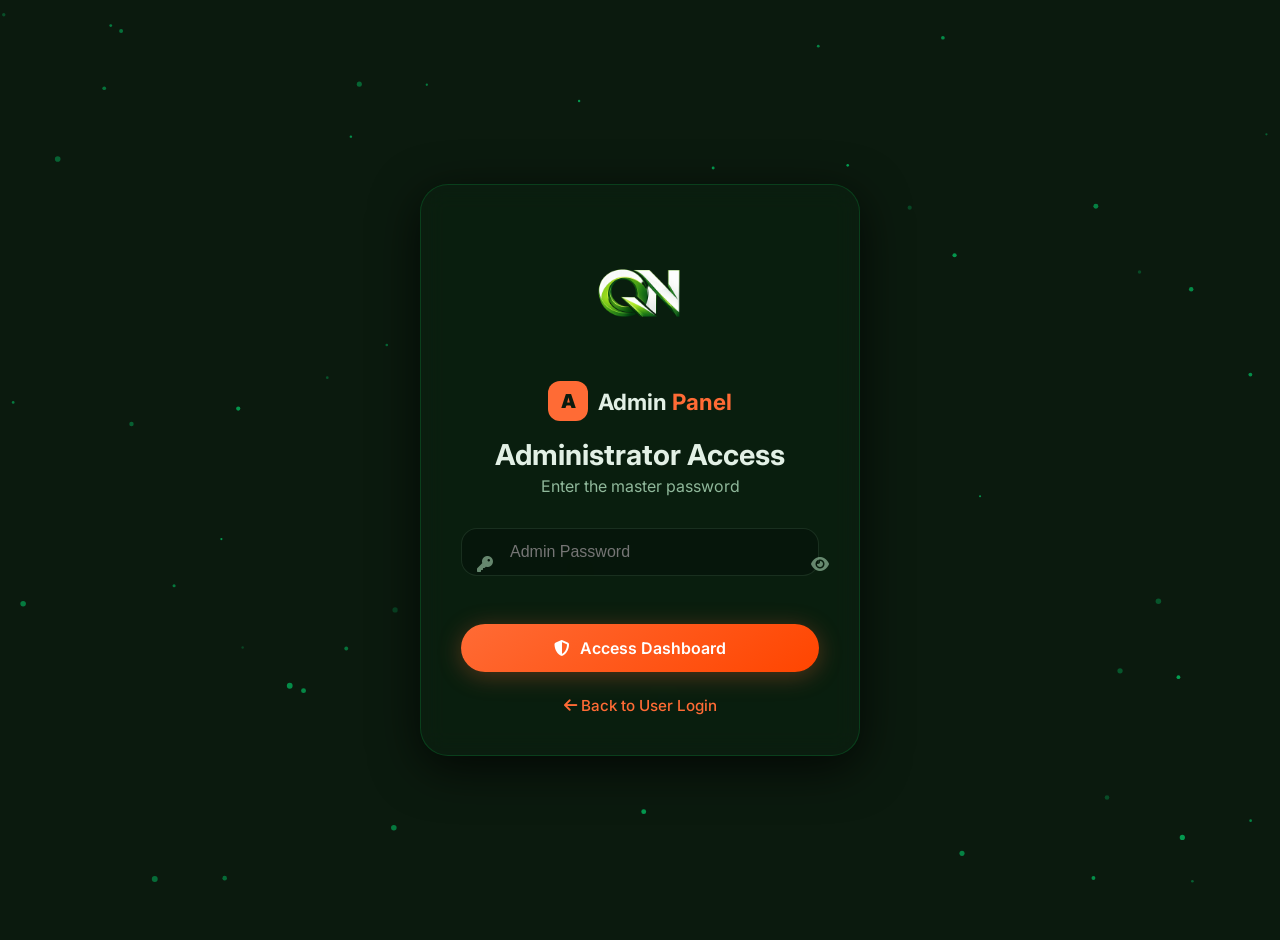
<file: users.html>
<!DOCTYPE html>
<html lang="en">
<head>
    <!-- Theme Meta Tag -->
<meta name="theme-color" content="#0b1a0e">
    <meta charset="UTF-8">
    <meta name="viewport" content="width=device-width, initial-scale=1.0">
    <title>Users · Admin</title>
    <link rel="preconnect" href="https://fonts.googleapis.com">
    <link rel="preconnect" href="https://fonts.gstatic.com" crossorigin>
    <link href="https://fonts.googleapis.com/css2?family=Inter:wght@400;500;600;700;800;900&display=swap" rel="stylesheet">
    <link rel="stylesheet" href="https://cdnjs.cloudflare.com/ajax/libs/font-awesome/6.5.1/css/all.min.css">
    <link rel="stylesheet" href="css/style.css">
    <link rel="stylesheet" href="css/responsive.css">
    <style>
        .users-container { padding: 24px; }
        .stats-row {
            display: grid;
            grid-template-columns: repeat(4, 1fr);
            gap: 16px;
            margin-bottom: 24px;
        }
        .stat-card {
            padding: 16px 20px;
            background: var(--bg-glass);
            border: 1px solid var(--border-glass);
            border-radius: 16px;
            display: flex;
            align-items: center;
            gap: 14px;
        }
        .stat-card .icon {
            width: 44px;
            height: 44px;
            border-radius: 12px;
            display: flex;
            align-items: center;
            justify-content: center;
            font-size: 1.2rem;
        }
        .stat-card .icon.blue { background: rgba(79,195,247,0.15); color: #4fc3f7; }
        .stat-card .icon.green { background: rgba(0,230,118,0.15); color: #00e676; }
        .stat-card .icon.red { background: rgba(255,68,68,0.15); color: #ff4444; }
        .stat-card .icon.gold { background: rgba(255,215,0,0.15); color: #ffd700; }
        .stat-card .info .number { font-size: 1.4rem; font-weight: 700; }
        .stat-card .info .label { font-size: 0.75rem; color: var(--text-secondary); }

        .top-bar {
            display: flex;
            justify-content: space-between;
            align-items: center;
            flex-wrap: wrap;
            gap: 12px;
            margin-bottom: 16px;
        }
        .search-box {
            position: relative;
            flex: 1;
            min-width: 200px;
            max-width: 300px;
        }
        .search-box input {
            width: 100%;
            padding: 8px 16px 8px 40px;
            background: var(--bg-input);
            border: 1.5px solid var(--border-input);
            border-radius: 60px;
            color: var(--text-primary);
            font-size: 0.85rem;
            outline: none;
            font-family: 'Inter', sans-serif;
        }
        .search-box i {
            position: absolute;
            left: 14px;
            top: 50%;
            transform: translateY(-50%);
            color: var(--text-secondary);
            opacity: 0.5;
        }
        .filter-select {
            padding: 8px 14px;
            background: var(--bg-input);
            border: 1.5px solid var(--border-input);
            border-radius: 60px;
            color: var(--text-primary);
            font-size: 0.8rem;
            outline: none;
            cursor: pointer;
            font-family: 'Inter', sans-serif;
            min-width: 120px;
        }
        .action-btn {
            padding: 8px 16px;
            border-radius: 60px;
            border: none;
            font-weight: 600;
            font-size: 0.8rem;
            cursor: pointer;
            transition: 0.3s;
            font-family: 'Inter', sans-serif;
            display: inline-flex;
            align-items: center;
            gap: 6px;
        }
        .action-btn.primary {
            background: linear-gradient(145deg, #00c853, #00e676);
            color: #0b1a0e;
        }
        .action-btn.primary:hover { transform: translateY(-2px); }
        .action-btn.glass {
            background: var(--bg-glass);
            border: 1px solid var(--border-glass);
            color: var(--text-primary);
        }
        .action-btn.glass:hover { border-color: var(--accent); transform: translateY(-2px); }

        .table-wrapper {
            border-radius: 16px;
            overflow-x: auto;
            border: 1px solid var(--border-glass);
            background: var(--bg-glass);
        }
        .users-table {
            width: 100%;
            border-collapse: collapse;
            font-size: 0.85rem;
            min-width: 700px;
        }
        .users-table thead {
            background: rgba(0,0,0,0.15);
            border-bottom: 1px solid var(--border-glass);
        }
        .users-table thead th {
            padding: 12px 14px;
            text-align: left;
            color: var(--text-secondary);
            font-weight: 600;
            font-size: 0.7rem;
            text-transform: uppercase;
            letter-spacing: 0.5px;
            white-space: nowrap;
        }
        .users-table tbody td { padding: 10px 14px; vertical-align: middle; }
        .users-table tbody tr { border-bottom: 1px solid rgba(0,255,100,0.04); }
        .users-table tbody tr:hover { background: rgba(0,230,118,0.04); }

        .user-cell {
            display: flex;
            align-items: center;
            gap: 10px;
        }
        .user-avatar {
            width: 34px;
            height: 34px;
            border-radius: 50%;
            object-fit: cover;
            border: 2px solid var(--border-glass);
        }
        .user-info .name { font-weight: 600; font-size: 0.9rem; }
        .user-info .email { font-size: 0.7rem; color: var(--text-secondary); }

        .password-cell {
            font-family: 'Courier New', monospace;
            font-size: 0.8rem;
            color: var(--accent);
            background: rgba(0,230,118,0.06);
            padding: 2px 12px;
            border-radius: 30px;
            display: inline-flex;
            align-items: center;
            gap: 6px;
            cursor: pointer;
            border: 1px solid transparent;
        }
        .password-cell:hover { border-color: var(--accent); }

        .badge {
            font-size: 0.6rem;
            padding: 3px 12px;
            border-radius: 30px;
            font-weight: 600;
            white-space: nowrap;
        }
        .badge.active { background: rgba(0,230,118,0.12); color: #00e676; }
        .badge.banned { background: rgba(255,68,68,0.12); color: #ff4444; }
        .badge.admin { background: rgba(255,215,0,0.12); color: #ffd700; }

        /* ===== BUTTONS - YAHAN SE BUTTONS AA RAHE HAIN ===== */
        .table-actions {
            display: flex;
            gap: 4px;
            flex-wrap: wrap;
            justify-content: center;
        }
        .btn-icon {
            padding: 4px 10px;
            border-radius: 30px;
            border: 1px solid var(--border-glass);
            background: transparent;
            color: var(--text-secondary);
            cursor: pointer;
            transition: 0.3s;
            font-size: 0.65rem;
            display: inline-flex;
            align-items: center;
            gap: 4px;
        }
        .btn-icon:hover { transform: translateY(-2px); }
        .btn-icon.view:hover { border-color: #4fc3f7; color: #4fc3f7; }
        .btn-icon.edit:hover { border-color: #ffd700; color: #ffd700; }
        .btn-icon.reset:hover { border-color: #ff9800; color: #ff9800; }
        .btn-icon.ban:hover { border-color: #ff4444; color: #ff4444; }
        .btn-icon.unban:hover { border-color: #00e676; color: #00e676; }
        .btn-icon.delete:hover { border-color: #ff4444; color: #ff4444; }
        .btn-icon.protected { opacity: 0.4; cursor: not-allowed; }

        @media (max-width: 768px) {
            .users-container { padding: 16px; }
            .stats-row { grid-template-columns: repeat(2,1fr); gap: 10px; }
            .top-bar { flex-direction: column; align-items: stretch; }
            .search-box { max-width: 100%; }
        }
        #particles-canvas {
            position: fixed; top: 0; left: 0;
            width: 100%; height: 100%;
            z-index: -1; pointer-events: none;
        }
    </style>
</head>
<body>
    <body data-theme="dark"></body>
    <canvas id="particles-canvas"></canvas>

    <div class="app-layout">
        <!-- Sidebar -->
        <aside class="sidebar glass admin-sidebar">
            <div class="sidebar-brand">
                <img src="assets/images/logo.png" alt="QuizNexus" style="width:50px;height:50px;object-fit:contain;border-radius:12px;">
                <span class="brand-text">Admin<span class="accent">Panel</span></span>
            </div>
            <nav class="sidebar-nav">
                <a href="admin-dashboard.html" class="nav-item"><i class="fas fa-th-large"></i> Dashboard</a>
                <a href="users.html" class="nav-item active"><i class="fas fa-users"></i> Users</a>
                <a href="manage-quiz.html" class="nav-item"><i class="fas fa-puzzle-piece"></i> Quizzes</a>
                <a href="manage-quiz.html" class="nav-item"><i class="fas fa-database"></i> Question Bank</a>
                <a href="leaderboard.html" class="nav-item"><i class="fas fa-trophy"></i> Leaderboard</a>
                <a href="analytics.html" class="nav-item"><i class="fas fa-chart-line"></i> Analytics</a>
                <a href="settings.html" class="nav-item"><i class="fas fa-cog"></i> Settings</a>
                <a href="#" class="nav-item" onclick="logout()"><i class="fas fa-sign-out-alt"></i> Logout</a>
            </nav>
        </aside>

        <main class="main-content">
            <header class="dashboard-header">
                <h1>👥 User Management</h1>
                <div class="header-actions">
                    <button class="theme-toggle" onclick="toggleTheme()"><i class="fas fa-moon"></i></button>
                </div>
            </header>

            <div class="users-container glass">
                <!-- Stats -->
                <div class="stats-row" id="statsRow">
                    <div class="stat-card">
                        <div class="icon blue"><i class="fas fa-users"></i></div>
                        <div class="info"><div class="number" id="totalUsers">0</div><div class="label">Total Users</div></div>
                    </div>
                    <div class="stat-card">
                        <div class="icon green"><i class="fas fa-user-check"></i></div>
                        <div class="info"><div class="number" id="activeUsers">0</div><div class="label">Active</div></div>
                    </div>
                    <div class="stat-card">
                        <div class="icon red"><i class="fas fa-user-slash"></i></div>
                        <div class="info"><div class="number" id="bannedUsers">0</div><div class="label">Banned</div></div>
                    </div>
                    <div class="stat-card">
                        <div class="icon gold"><i class="fas fa-user-cog"></i></div>
                        <div class="info"><div class="number" id="adminUsers">0</div><div class="label">Admins</div></div>
                    </div>
                </div>

                <!-- Top Bar -->
                <div class="top-bar">
                    <div class="left" style="display:flex;gap:10px;flex-wrap:wrap;flex:1;">
                        <div class="search-box">
                            <i class="fas fa-search"></i>
                            <input type="text" id="searchUsers" placeholder="Search users..." oninput="searchUsers(this.value)">
                        </div>
                        <select id="statusFilter" class="filter-select" onchange="filterUsers()">
                            <option value="">All Status</option>
                            <option value="active">Active</option>
                            <option value="banned">Banned</option>
                            <option value="admin">Admin</option>
                        </select>
                    </div>
                    <div class="right" style="display:flex;gap:8px;flex-wrap:wrap;">
                        <button class="action-btn glass" onclick="exportUsersJSON()"><i class="fas fa-file-export"></i> Export</button>
                        <button class="action-btn primary" onclick="addUser()"><i class="fas fa-user-plus"></i> Add User</button>
                    </div>
                </div>

                <!-- Table -->
                <div class="table-wrapper">
                    <table class="users-table">
                        <thead>
                            <tr>
                                <th>User</th>
                                <th>Roll No</th>
                                <th>Email</th>
                                <th>Password</th>
                                <th>Phone</th>
                                <th>Status</th>
                                <th style="text-align:center;">Actions</th>
                            </tr>
                        </thead>
                        <tbody id="usersTableBody"></tbody>
                    </table>
                </div>
            </div>
        </main>
    </div>

    <div class="toast-container" id="toastContainer"></div>

    <script>
        // ============================================================
        //  DATABASE
        // ============================================================
        const DB = {
            USERS: 'quiznexus_users',
            RESULTS: 'quiznexus_results',
            SETTINGS: 'quiznexus_settings',
            ADMIN_SESSION: 'quiznexus_admin_session',
            getUsers() { return JSON.parse(localStorage.getItem(this.USERS)) || []; },
            saveUsers(users) { localStorage.setItem(this.USERS, JSON.stringify(users)); },
            getUserById(id) { return this.getUsers().find(u => u.id === id) || null; },
            getResults() { return JSON.parse(localStorage.getItem(this.RESULTS)) || []; },
            getResultsByUserId(userId) { return this.getResults().filter(r => r.userId === userId); },
            updateUser(id, updates) {
                const users = this.getUsers();
                const index = users.findIndex(u => u.id === id);
                if (index === -1) return null;
                users[index] = { ...users[index], ...updates };
                this.saveUsers(users);
                return users[index];
            },
            deleteUser(id) {
                let users = this.getUsers();
                users = users.filter(u => u.id !== id);
                this.saveUsers(users);
                return users;
            },
            getSettings() { return JSON.parse(localStorage.getItem(this.SETTINGS)) || { theme: 'dark' }; },
            saveSettings(settings) { localStorage.setItem(this.SETTINGS, JSON.stringify(settings)); }
        };

        // ============================================================
        //  TOAST
        // ============================================================
        function showToast(message, type) {
            type = type || 'success';
            var container = document.getElementById('toastContainer');
            if (!container) {
                var newContainer = document.createElement('div');
                newContainer.id = 'toastContainer';
                newContainer.className = 'toast-container';
                document.body.appendChild(newContainer);
                return showToast(message, type);
            }
            var toast = document.createElement('div');
            toast.className = 'toast ' + type;
            var icon = type === 'success' ? 'fa-check-circle' : 'fa-exclamation-circle';
            toast.innerHTML = '<i class="fas ' + icon + '"></i><span>' + message + '</span>';
            container.appendChild(toast);
            setTimeout(function() {
                toast.classList.add('toast-exit');
                setTimeout(function() { toast.remove(); }, 300);
            }, 3500);
        }

        function redirectTo(page) { window.location.href = page; }

        function logout() {
            localStorage.removeItem('quiznexus_admin_session');
            localStorage.removeItem('quiznexus_current_user');
            showToast('Logged out');
            setTimeout(function() { redirectTo('login.html'); }, 400);
        }

        function toggleTheme() {
            var settings = DB.getSettings();
            var newTheme = settings.theme === 'dark' ? 'light' : 'dark';
            settings.theme = newTheme;
            DB.saveSettings(settings);
            applyTheme(newTheme);
        }

        function applyTheme(theme) {
            document.documentElement.setAttribute('data-theme', theme);
            document.querySelectorAll('.theme-toggle i').forEach(function(icon) {
                icon.className = theme === 'dark' ? 'fas fa-moon' : 'fas fa-sun';
            });
            document.body.style.background = theme === 'light' 
                ? 'radial-gradient(ellipse at 20% 20%, #e8f5e9, #c8e6c9)' 
                : 'radial-gradient(circle at 20% 20%, #132b17, #051007)';
        }

        // ============================================================
        //  USERS FUNCTIONS
        // ============================================================
        var allUsers = [];

        function loadUsers() {
            allUsers = DB.getUsers();
            updateStats(allUsers);
            renderUsers(allUsers);
        }

        function updateStats(users) {
            document.getElementById('totalUsers').textContent = users.length;
            document.getElementById('activeUsers').textContent = users.filter(function(u) { return !u.isBanned && u.rollNumber !== 'ADMIN001'; }).length;
            document.getElementById('bannedUsers').textContent = users.filter(function(u) { return u.isBanned; }).length;
            document.getElementById('adminUsers').textContent = users.filter(function(u) { return u.rollNumber === 'ADMIN001' || u.isAdmin; }).length;
        }

        // ============================================================
        //  RENDER USERS - BUTTONS YAHAN BAN RAHE HAIN
        // ============================================================
        function renderUsers(users) {
            var tbody = document.getElementById('usersTableBody');
            if (!tbody) return;
            
            if (users.length === 0) {
                tbody.innerHTML = '<tr><td colspan="7" style="text-align:center;padding:40px;color:var(--text-secondary);">No users found</td></tr>';
                return;
            }

            var html = '';
            for (var i = 0; i < users.length; i++) {
                var user = users[i];
                var isAdmin = user.rollNumber === 'ADMIN001' || user.isAdmin;
                
                var statusBadge = '';
                if (isAdmin) {
                    statusBadge = '<span class="badge admin">👑 Admin</span>';
                } else if (user.isBanned) {
                    statusBadge = '<span class="badge banned">🚫 Banned</span>';
                } else {
                    statusBadge = '<span class="badge active">Active</span>';
                }
                var isProtected = isAdmin;

                html += '<tr>';
                html += '<td><div class="user-cell"><img src="' + (user.avatar || 'assets/avatars/default-avatar.png') + '" class="user-avatar"><div class="user-info"><div class="name">' + user.fullName + '</div><div class="email">' + (user.email || '') + '</div></div></div></td>';
                html += '<td><strong style="font-family:monospace;color:var(--accent);">' + user.rollNumber + '</strong></td>';
                html += '<td>' + (user.email || '-') + '</td>';
                html += '<td><span class="password-cell" onclick="copyPassword(\'' + user.password + '\')"><i class="fas fa-copy"></i> ' + user.password + '</span></td>';
                html += '<td>' + (user.phone || '-') + '</td>';
                html += '<td>' + statusBadge + '</td>';
                html += '<td style="text-align:center;"><div class="table-actions">';
                
                // View Button
                html += '<button class="btn-icon view" onclick="viewUser(\'' + user.id + '\')" title="View"><i class="fas fa-eye"></i></button>';
                
                // Edit Button
                html += '<button class="btn-icon edit" onclick="editUser(\'' + user.id + '\')" title="Edit"><i class="fas fa-edit"></i></button>';
                
                // Reset Button
                html += '<button class="btn-icon reset" onclick="resetUserProgress(\'' + user.id + '\')" title="Reset"><i class="fas fa-undo"></i></button>';
                
                // Ban/Unban Button
                if (isProtected) {
                    html += '<span class="btn-icon protected" title="Protected"><i class="fas fa-shield-alt"></i></span>';
                } else if (user.isBanned) {
                    html += '<button class="btn-icon unban" onclick="toggleBan(\'' + user.id + '\')" title="Unban"><i class="fas fa-user-check"></i></button>';
                } else {
                    html += '<button class="btn-icon ban" onclick="toggleBan(\'' + user.id + '\')" title="Ban"><i class="fas fa-ban"></i></button>';
                }
                
                // Delete Button
                if (!isProtected) {
                    html += '<button class="btn-icon delete" onclick="deleteUser(\'' + user.id + '\')" title="Delete"><i class="fas fa-trash"></i></button>';
                }
                
                html += '</div></td>';
                html += '</tr>';
            }
            
            tbody.innerHTML = html;
        }

        function searchUsers(query) {
            var filtered = allUsers.filter(function(user) {
                return user.fullName.toLowerCase().includes(query.toLowerCase()) ||
                    user.rollNumber.toLowerCase().includes(query.toLowerCase()) ||
                    (user.email || '').toLowerCase().includes(query.toLowerCase());
            });
            renderUsers(filtered);
        }

        function filterUsers() {
            var status = document.getElementById('statusFilter').value;
            var filtered = allUsers;
            if (status === 'active') {
                filtered = allUsers.filter(function(u) { return !u.isBanned && u.rollNumber !== 'ADMIN001'; });
            } else if (status === 'banned') {
                filtered = allUsers.filter(function(u) { return u.isBanned; });
            } else if (status === 'admin') {
                filtered = allUsers.filter(function(u) { return u.rollNumber === 'ADMIN001' || u.isAdmin; });
            }
            renderUsers(filtered);
        }

        // ============================================================
        //  USER ACTIONS
        // ============================================================

        function viewUser(userId) {
            var user = DB.getUserById(userId);
            if (!user) { showToast('User not found!', 'error'); return; }
            var results = DB.getResultsByUserId(userId);
            var totalQuizzes = results.length;
            var totalScore = results.reduce(function(sum, r) { return sum + r.score; }, 0);
            var avgScore = totalQuizzes > 0 ? (results.reduce(function(sum, r) { return sum + r.percentage; }, 0) / totalQuizzes) : 0;
            showToast('👤 ' + user.fullName + ' | 📚 ' + totalQuizzes + ' quizzes | 📊 ' + totalScore + ' score | 🎯 ' + avgScore.toFixed(1) + '% avg', 'info');
        }

        function copyPassword(password) {
            if (navigator.clipboard) {
                navigator.clipboard.writeText(password).then(function() {
                    showToast('📋 Password copied!');
                }).catch(function() {
                    fallbackCopy(password);
                });
            } else {
                fallbackCopy(password);
            }
        }

        function fallbackCopy(text) {
            var textarea = document.createElement('textarea');
            textarea.value = text;
            textarea.style.position = 'fixed';
            textarea.style.opacity = '0';
            document.body.appendChild(textarea);
            textarea.select();
            document.execCommand('copy');
            document.body.removeChild(textarea);
            showToast('📋 Password copied!');
        }

        function editUser(userId) {
            var user = DB.getUserById(userId);
            if (!user) { showToast('User not found!', 'error'); return; }
            var newName = prompt('Enter new full name:', user.fullName);
            if (newName === null) return;
            var newEmail = prompt('Enter new email:', user.email || '');
            if (newEmail === null) return;
            var newPhone = prompt('Enter new phone:', user.phone || '');
            if (newPhone === null) return;
            var newPassword = prompt('Enter new password (leave blank to keep current):', '');
            var updates = { 
                fullName: newName.trim() || user.fullName, 
                email: newEmail.trim() || user.email, 
                phone: newPhone.trim() || user.phone 
            };
            if (newPassword && newPassword.trim().length >= 6) { updates.password = newPassword.trim(); }
            DB.updateUser(userId, updates);
            showToast('✅ User updated!');
            loadUsers();
        }

        function toggleBan(userId) {
            var user = DB.getUserById(userId);
            if (!user) { showToast('User not found!', 'error'); return; }
            if (user.rollNumber === 'ADMIN001') { showToast('Cannot ban admin!', 'error'); return; }
            var action = user.isBanned ? 'unban' : 'ban';
            if (!confirm('Are you sure you want to ' + action + ' this user?')) return;
            DB.updateUser(userId, { isBanned: !user.isBanned });
            showToast('✅ User ' + action + 'ned!');
            loadUsers();
        }

        function resetUserProgress(userId) {
            var user = DB.getUserById(userId);
            if (!user) { showToast('User not found!', 'error'); return; }
            if (!confirm('⚠️ Reset all progress for "' + user.fullName + '"?')) return;
            DB.updateUser(userId, { 
                xp: 0, streak: 0, longestStreak: 0, totalScore: 0, quizzesTaken: [] 
            });
            var results = DB.getResults();
            results = results.filter(function(r) { return r.userId !== userId; });
            DB.saveResults(results);
            showToast('✅ Progress reset for ' + user.fullName);
            loadUsers();
        }

        function deleteUser(userId) {
            var user = DB.getUserById(userId);
            if (!user) { showToast('User not found!', 'error'); return; }
            if (user.rollNumber === 'ADMIN001') { showToast('Cannot delete admin!', 'error'); return; }
            if (!confirm('⚠️ Delete "' + user.fullName + '" permanently?')) return;
            DB.deleteUser(userId);
            var results = DB.getResults();
            results = results.filter(function(r) { return r.userId !== userId; });
            DB.saveResults(results);
            showToast('🗑️ User deleted!');
            loadUsers();
        }

        function addUser() {
            var fullName = prompt('Enter full name:');
            if (!fullName) return;
            var rollNumber = prompt('Enter roll number:');
            if (!rollNumber) return;
            var email = prompt('Enter email:') || '';
            var phone = prompt('Enter phone:') || '';
            var password = prompt('Enter password (min 6 chars):');
            if (!password || password.length < 6) { showToast('Password must be 6+ chars', 'error'); return; }
            var users = DB.getUsers();
            if (users.find(function(u) { return u.rollNumber === rollNumber; })) { showToast('Roll number exists!', 'error'); return; }
            var newUser = {
                id: 'user_' + Date.now() + '_' + Math.random().toString(36).substr(2, 6),
                fullName: fullName.trim(),
                rollNumber: rollNumber.trim(),
                password: password,
                email: email.trim(),
                phone: phone.trim(),
                avatar: 'assets/avatars/default-avatar.png',
                xp: 0, streak: 0, longestStreak: 0, totalScore: 0, quizzesTaken: [], achievements: [],
                createdAt: new Date().toISOString(), isActive: true, isBanned: false
            };
            users.push(newUser);
            DB.saveUsers(users);
            showToast('✅ User added!');
            loadUsers();
        }

        function exportUsersJSON() {
            var users = DB.getUsers();
            var data = JSON.stringify(users, null, 2);
            var blob = new Blob([data], { type: 'application/json' });
            var url = URL.createObjectURL(blob);
            var a = document.createElement('a');
            a.href = url;
            a.download = 'users_export.json';
            a.click();
            URL.revokeObjectURL(url);
            showToast('📤 Users exported!');
        }

        // ============================================================
        //  PARTICLES
        // ============================================================
        function initParticles() {
            var canvas = document.getElementById('particles-canvas');
            if (!canvas) return;
            var ctx = canvas.getContext('2d');
            var w, h;
            function resize() {
                w = canvas.width = window.innerWidth;
                h = canvas.height = window.innerHeight;
            }
            window.addEventListener('resize', resize);
            resize();
            var particles = [];
            for (var i = 0; i < 50; i++) {
                particles.push({
                    x: Math.random() * w,
                    y: Math.random() * h,
                    vx: (Math.random() - 0.5) * 0.5,
                    vy: (Math.random() - 0.5) * 0.5,
                    r: Math.random() * 2 + 1,
                    opacity: Math.random() * 0.5 + 0.2
                });
            }
            function draw() {
                ctx.clearRect(0, 0, w, h);
                for (var i = 0; i < particles.length; i++) {
                    var p = particles[i];
                    p.x += p.vx;
                    p.y += p.vy;
                    if (p.x < 0 || p.x > w) p.vx *= -1;
                    if (p.y < 0 || p.y > h) p.vy *= -1;
                    ctx.beginPath();
                    ctx.arc(p.x, p.y, p.r, 0, Math.PI * 2);
                    ctx.fillStyle = 'rgba(0, 230, 118, ' + p.opacity + ')';
                    ctx.fill();
                }
                requestAnimationFrame(draw);
            }
            draw();
        }

        // ============================================================
        //  PAGE LOAD
        // ============================================================
        document.addEventListener('DOMContentLoaded', function() {
            if (!localStorage.getItem('quiznexus_admin_session')) { 
                redirectTo('admin-login.html'); 
                return; 
            }
            var settings = DB.getSettings();
            if (settings.theme) applyTheme(settings.theme);
            initParticles();
            loadUsers();
        });

        // ============================================================
        //  GLOBAL EXPORTS
        // ============================================================
        window.searchUsers = searchUsers;
        window.filterUsers = filterUsers;
        window.viewUser = viewUser;
        window.editUser = editUser;
        window.toggleBan = toggleBan;
        window.resetUserProgress = resetUserProgress;
        window.deleteUser = deleteUser;
        window.addUser = addUser;
        window.exportUsersJSON = exportUsersJSON;
        window.copyPassword = copyPassword;
        window.logout = logout;
        window.toggleTheme = toggleTheme;
    </script>
</body>
</html>
</file>
<file: css/style.css>
/* ===== FORCE THEME ON BODY ===== */
body {
    background: var(--bg-primary) !important;
    color: var(--text-primary) !important;
}

[data-theme="light"] body {
    background: #f0f4f1 !important;
    color: #0a1a0e !important;
}

[data-theme="dark"] body {
    background: #0b1a0e !important;
    color: #e2f0e5 !important;
}

/* ============================================================ */
/*  QUIZNEXUS - COMPLETE STYLE.CSS                             */
/* ============================================================ */

/* ============================================================ */
/*  ROOT VARIABLES - DARK THEME (Default)                       */
/* ============================================================ */
:root {
    /* ===== Dark Theme (Default) ===== */
    --bg-primary: #0b1a0e;
    --bg-secondary: #0f2013;
    --bg-tertiary: #132b17;
    --bg-glass: rgba(15, 32, 19, 0.65);
    --bg-glass-hover: rgba(15, 32, 19, 0.8);
    --bg-input: rgba(0, 0, 0, 0.25);
    
    --border-glass: rgba(0, 255, 100, 0.15);
    --border-glass-hover: rgba(0, 255, 100, 0.35);
    --border-input: rgba(45, 74, 52, 0.5);
    
    --text-primary: #e2f0e5;
    --text-secondary: #8fb89a;
    --text-muted: #5a7a6a;
    
    --accent: #00e676;
    --accent-hover: #00c853;
    --accent-glow: rgba(0, 230, 118, 0.3);
    --accent-glow-strong: rgba(0, 230, 118, 0.5);
    
    --shadow-soft: 0 12px 48px rgba(0, 0, 0, 0.7);
    --shadow-medium: 0 8px 32px rgba(0, 0, 0, 0.5);
    --shadow-glow: 0 0 40px rgba(0, 230, 118, 0.05);
    
    --radius: 28px;
    --radius-lg: 36px;
    --radius-md: 16px;
    --radius-sm: 12px;
    --radius-xs: 8px;
    
    --font: 'Inter', sans-serif;
    --transition: 0.3s cubic-bezier(0.2, 0.9, 0.4, 1);
    --transition-slow: 0.6s cubic-bezier(0.2, 0.9, 0.4, 1);
    
    --neon-glow: 0 0 20px rgba(0, 230, 118, 0.2);
    --neon-glow-strong: 0 0 40px rgba(0, 230, 118, 0.3);
}

/* ============================================================ */
/*  LIGHT THEME - COMPLETE FIX                                 */
/* ============================================================ */
[data-theme="light"] {
    /* ===== Backgrounds ===== */
    --bg-primary: #f0f4f1;
    --bg-secondary: #e4ece7;
    --bg-tertiary: #d4e4d8;
    --bg-glass: rgba(255, 255, 255, 0.78);
    --bg-glass-hover: rgba(255, 255, 255, 0.92);
    --bg-input: rgba(0, 0, 0, 0.04);
    
    /* ===== Borders ===== */
    --border-glass: rgba(0, 180, 80, 0.15);
    --border-glass-hover: rgba(0, 180, 80, 0.35);
    --border-input: rgba(0, 100, 50, 0.12);
    
    /* ===== Text ===== */
    --text-primary: #0a1a0e;
    --text-secondary: #2a5a3a;
    --text-muted: #6b8f7a;
    
    /* ===== Shadows ===== */
    --shadow-soft: 0 12px 48px rgba(0, 0, 0, 0.06);
    --shadow-medium: 0 8px 32px rgba(0, 0, 0, 0.04);
    --shadow-glow: 0 0 40px rgba(0, 230, 118, 0.06);
    
    /* ===== Neon Glow (Light) ===== */
    --neon-glow: 0 0 20px rgba(0, 230, 118, 0.06);
    --neon-glow-strong: 0 0 40px rgba(0, 230, 118, 0.1);
}

/* ============================================================ */
/*  BASE STYLES                                                 */
/* ============================================================ */
* { margin: 0; padding: 0; box-sizing: border-box; }

html {
    scroll-behavior: smooth;
    height: 100%;
}

body {
    font-family: var(--font);
    background: var(--bg-primary);
    color: var(--text-primary);
    min-height: 100vh;
    min-height: 100dvh;
    transition: background var(--transition-slow), color var(--transition-slow);
    overflow-x: hidden;
    display: flex;
    flex-direction: column;
}

/* ============================================================ */
/*  CUSTOM SCROLLBAR                                            */
/* ============================================================ */
::-webkit-scrollbar { width: 8px; }
::-webkit-scrollbar-track { 
    background: var(--bg-secondary); 
    border-radius: 12px;
}
::-webkit-scrollbar-thumb { 
    background: var(--accent); 
    border-radius: 12px;
    transition: var(--transition);
}
::-webkit-scrollbar-thumb:hover { 
    background: var(--accent-hover);
    box-shadow: var(--neon-glow);
}

/* ============================================================ */
/*  GLASSMORPHISM                                               */
/* ============================================================ */
.glass {
    background: var(--bg-glass);
    backdrop-filter: blur(16px) saturate(180%);
    -webkit-backdrop-filter: blur(16px) saturate(180%);
    border: 1px solid var(--border-glass);
    box-shadow: var(--shadow-soft), var(--neon-glow);
    border-radius: var(--radius);
    transition: all var(--transition);
}

.glass:hover {
    border-color: var(--border-glass-hover);
    box-shadow: var(--shadow-soft), var(--neon-glow-strong);
    transform: translateY(-2px);
}

/* ============================================================ */
/*  SIDEBAR                                                     */
/* ============================================================ */
.sidebar {
    width: 240px;
    padding: 24px 16px;
    position: sticky;
    top: 16px;
    height: calc(100vh - 32px);
    overflow-y: auto;
    flex-shrink: 0;
    background: var(--bg-glass);
    backdrop-filter: blur(16px) saturate(180%);
    -webkit-backdrop-filter: blur(16px) saturate(180%);
    border: 1px solid var(--border-glass);
    box-shadow: var(--shadow-soft), var(--neon-glow);
    border-radius: var(--radius);
    transition: all var(--transition);
}

[data-theme="light"] .sidebar {
    background: rgba(255, 255, 255, 0.85);
    backdrop-filter: blur(16px);
}

.sidebar:hover {
    border-color: var(--border-glass-hover);
    box-shadow: var(--shadow-soft), var(--neon-glow-strong);
}

.sidebar-brand {
    display: flex;
    align-items: center;
    gap: 12px;
    padding: 0 8px 24px;
    border-bottom: 1px solid var(--border-glass);
    margin-bottom: 20px;
}

.sidebar-brand .brand-text {
    font-weight: 700;
    font-size: 1.4rem;
    color: var(--text-primary);
}

.sidebar-brand .brand-text .accent {
    color: var(--accent);
}

.sidebar-nav {
    display: flex;
    flex-direction: column;
    gap: 4px;
}

.nav-item {
    display: flex;
    align-items: center;
    gap: 12px;
    padding: 10px 14px;
    border-radius: var(--radius-md);
    color: var(--text-secondary);
    text-decoration: none;
    transition: all var(--transition);
    font-weight: 500;
    cursor: pointer;
    position: relative;
}

.nav-item:hover {
    background: rgba(0, 230, 118, 0.08);
    color: var(--text-primary);
    transform: translateX(4px);
}

[data-theme="light"] .nav-item:hover {
    background: rgba(0, 150, 60, 0.06);
}

.nav-item.active {
    background: rgba(0, 230, 118, 0.12);
    color: var(--accent);
    box-shadow: inset 0 0 20px rgba(0, 230, 118, 0.05);
}

[data-theme="light"] .nav-item.active {
    background: rgba(0, 150, 60, 0.08);
    color: #008c3a;
}

.nav-item.active::before {
    content: '';
    position: absolute;
    left: -4px;
    top: 50%;
    transform: translateY(-50%);
    width: 3px;
    height: 60%;
    background: var(--accent);
    border-radius: 4px;
    box-shadow: var(--neon-glow);
}

.nav-item i {
    width: 20px;
    text-align: center;
    font-size: 1.1rem;
}

/* ============================================================ */
/*  MAIN CONTENT                                                */
/* ============================================================ */
.main-content {
    flex: 1;
    padding: 0 8px 20px;
    min-height: 100vh;
    min-height: 100dvh;
    overflow-y: auto;
    display: flex;
    flex-direction: column;
}

.dashboard-header {
    display: flex;
    justify-content: space-between;
    align-items: center;
    padding: 16px 0 24px;
    flex-wrap: wrap;
    gap: 12px;
    position: sticky;
    top: 0;
    z-index: 10;
    background: var(--bg-primary);
    border-radius: 0 0 20px 20px;
    margin-bottom: 8px;
    transition: background var(--transition-slow);
}

[data-theme="light"] .dashboard-header {
    background: #f0f4f1;
}

.dashboard-header h1 {
    font-size: 2rem;
    font-weight: 700;
}

.header-actions {
    display: flex;
    align-items: center;
    gap: 16px;
    flex-wrap: wrap;
}

.greeting {
    color: var(--text-secondary);
}

.theme-toggle {
    background: transparent;
    border: 1px solid var(--border-glass);
    border-radius: 50%;
    width: 40px;
    height: 40px;
    color: var(--text-primary);
    cursor: pointer;
    transition: var(--transition);
    display: flex;
    align-items: center;
    justify-content: center;
}

.theme-toggle:hover {
    background: rgba(0, 230, 118, 0.1);
    border-color: var(--accent);
}

[data-theme="light"] .theme-toggle {
    border-color: rgba(0, 100, 50, 0.15);
    color: #0a1a0e;
}

[data-theme="light"] .theme-toggle:hover {
    border-color: #008c3a;
}

/* ============================================================ */
/*  QUIZ GRID - 3 COLUMNS                                       */
/* ============================================================ */
.quiz-grid {
    display: grid;
    grid-template-columns: repeat(3, 1fr);
    gap: 24px;
    margin-top: 20px;
}

.quiz-card-item {
    background: var(--bg-glass);
    backdrop-filter: blur(12px);
    border: 1px solid var(--border-glass);
    border-radius: var(--radius);
    padding: 24px;
    transition: all 0.3s;
    cursor: pointer;
    position: relative;
    overflow: hidden;
}

.quiz-card-item:hover {
    transform: translateY(-6px);
    border-color: var(--accent);
    box-shadow: var(--shadow-soft), var(--neon-glow);
}

.quiz-card-item::before {
    content: '';
    position: absolute;
    top: 0;
    left: 0;
    right: 0;
    height: 3px;
    background: linear-gradient(90deg, var(--accent), transparent);
    opacity: 0;
    transition: all 0.3s;
}

.quiz-card-item:hover::before {
    opacity: 1;
}

.quiz-card-item .title {
    font-weight: 700;
    font-size: 1.15rem;
    margin-bottom: 8px;
    color: var(--text-primary);
}

.quiz-card-item .description {
    color: var(--text-secondary);
    font-size: 0.9rem;
    margin-bottom: 14px;
    line-height: 1.5;
    display: -webkit-box;
    -webkit-line-clamp: 2;
    -webkit-box-orient: vertical;
    overflow: hidden;
    text-overflow: ellipsis;
}

.quiz-card-item .meta {
    display: flex;
    gap: 10px;
    flex-wrap: wrap;
    margin-bottom: 16px;
}

.quiz-card-item .meta span {
    display: flex;
    align-items: center;
    gap: 6px;
    font-size: 0.75rem;
    color: var(--text-secondary);
    background: rgba(255, 255, 255, 0.04);
    padding: 4px 12px;
    border-radius: 30px;
    border: 1px solid rgba(255, 255, 255, 0.04);
}

[data-theme="light"] .quiz-card-item .meta span {
    background: rgba(0, 0, 0, 0.03);
    border-color: rgba(0, 0, 0, 0.04);
}

.quiz-card-item .meta .difficulty {
    background: rgba(0, 230, 118, 0.08);
    color: #00e676;
    border-color: rgba(0, 230, 118, 0.1);
}

[data-theme="light"] .quiz-card-item .meta .difficulty {
    background: rgba(0, 150, 60, 0.08);
    color: #008c3a;
    border-color: rgba(0, 150, 60, 0.1);
}

.btn-start {
    background: linear-gradient(145deg, #00c853, #00e676);
    border: none;
    padding: 10px 20px;
    border-radius: 60px;
    font-weight: 600;
    font-size: 0.9rem;
    color: #0b1a0e;
    cursor: pointer;
    transition: all 0.3s;
    font-family: 'Inter', sans-serif;
    display: inline-flex;
    align-items: center;
    justify-content: center;
    gap: 8px;
    width: 100%;
    box-shadow: 0 4px 16px rgba(0, 230, 118, 0.15);
}

.btn-start:hover {
    transform: scale(1.02);
    box-shadow: 0 8px 30px rgba(0, 230, 118, 0.3);
}

/* ============================================================ */
/*  STATS GRID                                                  */
/* ============================================================ */
.stats-grid {
    display: grid;
    grid-template-columns: repeat(auto-fill, minmax(160px, 1fr));
    gap: 16px;
    margin-bottom: 24px;
}

.stat-card {
    padding: 18px 20px;
    display: flex;
    align-items: center;
    gap: 14px;
    transition: all var(--transition);
}

.stat-card:hover {
    transform: translateY(-2px);
}

.stat-icon {
    width: 44px;
    height: 44px;
    border-radius: 14px;
    background: rgba(0, 230, 118, 0.1);
    display: flex;
    align-items: center;
    justify-content: center;
    font-size: 1.2rem;
    color: var(--accent);
    flex-shrink: 0;
}

[data-theme="light"] .stat-icon {
    background: rgba(0, 150, 60, 0.08);
}

.stat-info h3 {
    font-size: 1.4rem;
    font-weight: 700;
}

.stat-info p {
    color: var(--text-secondary);
    font-size: 0.8rem;
}

/* ============================================================ */
/*  DASHBOARD GRID                                              */
/* ============================================================ */
.dashboard-grid {
    display: grid;
    grid-template-columns: 2fr 1fr;
    gap: 20px;
    margin-bottom: 24px;
}

.chart-card { padding: 24px; }
.chart-card h3 { margin-bottom: 16px; }

.progress-card {
    padding: 24px;
    display: flex;
    flex-direction: column;
    align-items: center;
}

.circular-progress {
    position: relative;
    width: 120px;
    height: 120px;
}

.circular-progress svg {
    transform: rotate(-90deg);
}

.circular-progress circle {
    transition: stroke-dashoffset 0.8s ease;
}

.progress-text {
    position: absolute;
    inset: 0;
    display: flex;
    flex-direction: column;
    align-items: center;
    justify-content: center;
}

.progress-text span {
    font-size: 1.6rem;
    font-weight: 700;
}

.progress-text small {
    color: var(--text-secondary);
    font-size: 0.7rem;
}

/* ============================================================ */
/*  QUOTE CARD                                                  */
/* ============================================================ */
.quote-card {
    padding: 18px 24px;
    display: flex;
    align-items: center;
    gap: 16px;
    margin-bottom: 24px;
}

.quote-card i {
    font-size: 1.6rem;
    color: var(--accent);
    opacity: 0.5;
}

/* ============================================================ */
/*  BUTTONS                                                     */
/* ============================================================ */
.btn-outline {
    background: transparent;
    border: 1.5px solid var(--accent);
    color: var(--accent);
    padding: 8px 16px;
    border-radius: 60px;
    font-weight: 500;
    cursor: pointer;
    transition: var(--transition);
    font-size: 0.85rem;
    display: inline-flex;
    align-items: center;
    gap: 6px;
    font-family: 'Inter', sans-serif;
}

.btn-outline:hover {
    background: var(--accent);
    color: #0b1a0e;
}

[data-theme="light"] .btn-outline:hover {
    background: #008c3a;
    color: white;
}

.btn-primary {
    background: linear-gradient(145deg, #00c853, #00e676);
    border: none;
    padding: 12px 24px;
    border-radius: 60px;
    font-weight: 600;
    font-size: 1rem;
    color: #0b1a0e;
    cursor: pointer;
    transition: var(--transition);
    box-shadow: 0 4px 24px rgba(0, 230, 118, 0.3);
    display: inline-flex;
    align-items: center;
    gap: 10px;
    font-family: 'Inter', sans-serif;
}

.btn-primary:hover {
    transform: scale(1.02);
    box-shadow: 0 8px 36px rgba(0, 230, 118, 0.5);
}

.btn-sm {
    padding: 6px 12px;
    font-size: 0.75rem;
}

/* ============================================================ */
/*  TOAST                                                       */
/* ============================================================ */
.toast-container {
    position: fixed;
    bottom: 30px;
    right: 30px;
    z-index: 9999;
    display: flex;
    flex-direction: column;
    gap: 10px;
    max-width: 380px;
}

.toast {
    background: var(--bg-glass);
    backdrop-filter: blur(14px);
    border-left: 4px solid var(--accent);
    padding: 14px 20px;
    border-radius: var(--radius-md);
    color: var(--text-primary);
    box-shadow: var(--shadow-soft), var(--neon-glow);
    font-weight: 500;
    animation: toastSlideIn 0.4s ease;
    display: flex;
    align-items: center;
    gap: 12px;
}

[data-theme="light"] .toast {
    background: rgba(255, 255, 255, 0.92);
    color: #0a1a0e;
}

.toast.error {
    border-left-color: #ff4444;
}

.toast-exit {
    animation: toastSlideOut 0.3s ease forwards;
}

@keyframes toastSlideIn {
    0% { opacity: 0; transform: translateX(50px) scale(0.95); }
    100% { opacity: 1; transform: translateX(0) scale(1); }
}

@keyframes toastSlideOut {
    0% { opacity: 1; transform: translateX(0) scale(1); }
    100% { opacity: 0; transform: translateX(50px) scale(0.95); }
}

/* ============================================================ */
/*  PARTICLES                                                   */
/* ============================================================ */
#particles-canvas {
    position: fixed;
    top: 0;
    left: 0;
    width: 100%;
    height: 100%;
    z-index: -1;
    pointer-events: none;
}

/* ============================================================ */
/*  SERVER INFO CARD                                            */
/* ============================================================ */
.server-info-card {
    padding: 16px 24px;
    margin-bottom: 16px;
    display: flex;
    align-items: center;
    gap: 12px;
    flex-wrap: wrap;
}

.server-info-card i {
    color: var(--accent);
    font-size: 1.2rem;
}

.server-info-card .server-name {
    font-weight: 600;
}

.server-info-card .server-code {
    font-family: 'Courier New', monospace;
    color: var(--accent);
    background: rgba(0, 230, 118, 0.08);
    padding: 2px 12px;
    border-radius: 30px;
    font-size: 0.8rem;
    border: 1px solid rgba(0, 230, 118, 0.1);
}

[data-theme="light"] .server-info-card .server-code {
    background: rgba(0, 150, 60, 0.06);
    border-color: rgba(0, 150, 60, 0.1);
}

/* ============================================================ */
/*  RESPONSIVE                                                  */
/* ============================================================ */
@media (max-width: 1024px) {
    .quiz-grid {
        grid-template-columns: repeat(2, 1fr);
    }
    .dashboard-grid {
        grid-template-columns: 1fr;
    }
}

@media (max-width: 768px) {
    .app-layout {
        flex-direction: column;
        padding: 10px;
        gap: 10px;
    }
    
    .sidebar {
        width: 100%;
        height: auto;
        position: relative;
        top: 0;
        padding: 16px;
        max-height: none;
        min-height: auto;
    }
    
    .sidebar-nav {
        flex-direction: row;
        flex-wrap: wrap;
    }
    
    .nav-item {
        padding: 6px 12px;
        font-size: 0.85rem;
    }
    
    .nav-item.active::before {
        display: none;
    }
    
    .main-content {
        padding: 0 4px 20px;
        overflow-y: visible;
        min-height: auto;
    }
    
    .dashboard-header {
        position: relative;
        top: 0;
        background: transparent;
        backdrop-filter: none;
        padding: 12px 0 16px;
    }
    
    [data-theme="light"] .dashboard-header {
        background: transparent;
    }
    
    .stats-grid {
        grid-template-columns: repeat(2, 1fr);
    }
    
    .quiz-grid {
        grid-template-columns: 1fr;
    }
    
    .server-info-card {
        flex-direction: column;
        text-align: center;
    }
}

@media (max-width: 480px) {
    .stats-grid {
        grid-template-columns: 1fr 1fr;
        gap: 10px;
    }
    
    .stat-card {
        padding: 14px;
    }
    
    .stat-info h3 {
        font-size: 1.2rem;
    }
    
    .dashboard-header h1 {
        font-size: 1.4rem;
    }
    
    .greeting {
        font-size: 0.9rem;
    }
    
    .quiz-card-item {
        padding: 16px;
    }
    
    .quiz-card-item .meta span {
        font-size: 0.65rem;
        padding: 2px 8px;
    }
}
</file>
<file: css/responsive.css>
/* ============================================================ */
/*  QUIZNEXUS - RESPONSIVE.CSS (PHASE 1)                        */
/*  Fully Responsive Design for All Devices                     */
/* ============================================================ */

/* ============================================================ */
/*  LARGE DESKTOP (1200px and above)                            */
/* ============================================================ */
@media (min-width: 1200px) {
    .container {
        max-width: 1200px;
        margin: 0 auto;
    }
    
    .stats-grid {
        grid-template-columns: repeat(6, 1fr);
    }
}

/* ============================================================ */
/*  DESKTOP (992px - 1199px)                                    */
/* ============================================================ */
@media (max-width: 1199px) {
    .stats-grid {
        grid-template-columns: repeat(4, 1fr);
    }
    
    .dashboard-grid {
        grid-template-columns: 1fr 1fr;
    }
    
    .quiz-grid {
        grid-template-columns: repeat(2, 1fr);
    }
}

/* ============================================================ */
/*  TABLET LANDSCAPE (768px - 991px)                            */
/* ============================================================ */
@media (max-width: 991px) {
    /* Layout */
    .app-layout {
        flex-direction: column;
        padding: 12px;
    }
    
    /* Sidebar */
    .sidebar {
        width: 100%;
        height: auto;
        position: relative;
        top: 0;
        padding: 16px;
        margin-bottom: 16px;
    }
    
    .sidebar-nav {
        flex-direction: row;
        flex-wrap: wrap;
        gap: 4px;
    }
    
    .nav-item {
        padding: 8px 14px;
        font-size: 0.85rem;
    }
    
    .nav-item.active::before {
        display: none;
    }
    
    .nav-item .nav-badge {
        display: none;
    }
    
    /* Stats */
    .stats-grid {
        grid-template-columns: repeat(3, 1fr);
        gap: 12px;
    }
    
    .stat-card {
        padding: 16px;
    }
    
    .stat-icon {
        width: 40px;
        height: 40px;
        font-size: 1rem;
    }
    
    .stat-info h3 {
        font-size: 1.2rem;
    }
    
    /* Dashboard */
    .dashboard-grid {
        grid-template-columns: 1fr;
        gap: 16px;
    }
    
    .dashboard-header {
        flex-direction: column;
        align-items: flex-start;
        gap: 12px;
    }
    
    .dashboard-header h1 {
        font-size: 1.6rem;
    }
    
    .header-actions {
        width: 100%;
    }
    
    .greeting {
        font-size: 0.9rem;
    }
    
    /* Quiz */
    .quiz-body {
        grid-template-columns: 1fr;
    }
    
    .question-palette {
        order: 1;
    }
    
    .question-area {
        order: 0;
    }
    
    .question-palette .palette-grid {
        grid-template-columns: repeat(8, 1fr);
    }
    
    .quiz-header {
        flex-direction: column;
        gap: 12px;
    }
    
    .quiz-info {
        flex-direction: column;
        align-items: flex-start;
        gap: 8px;
    }
    
    /* Result */
    .result-stats {
        grid-template-columns: repeat(3, 1fr);
    }
    
    .result-details {
        grid-template-columns: repeat(2, 1fr);
    }
    
    .result-charts {
        grid-template-columns: 1fr;
    }
    
    /* Profile */
    .profile-container {
        grid-template-columns: 1fr;
    }
    
    /* Settings */
    .settings-container {
        padding: 20px;
    }
    
    .setting-group {
        flex-direction: column;
        align-items: flex-start;
        gap: 8px;
    }
    
    .setting-group label {
        min-width: auto;
    }
    
    .theme-options {
        width: 100%;
    }
    
    .theme-option {
        flex: 1;
        justify-content: center;
    }
    
    /* Admin */
    .admin-sidebar .sidebar-nav {
        flex-direction: row;
        flex-wrap: wrap;
    }
    
    /* Auth Pages */
    .auth-card {
        padding: 30px 24px;
    }
    
    .auth-header h2 {
        font-size: 1.5rem;
    }
}

/* ============================================================ */
/*  TABLET PORTRAIT (576px - 767px)                             */
/* ============================================================ */
@media (max-width: 767px) {
    /* Stats */
    .stats-grid {
        grid-template-columns: repeat(2, 1fr);
        gap: 10px;
    }
    
    .stat-card {
        padding: 14px;
        flex-direction: column;
        text-align: center;
        gap: 8px;
    }
    
    .stat-icon {
        width: 36px;
        height: 36px;
        font-size: 0.9rem;
    }
    
    .stat-info h3 {
        font-size: 1.1rem;
    }
    
    .stat-info p {
        font-size: 0.7rem;
    }
    
    /* Quiz */
    .question-palette .palette-grid {
        grid-template-columns: repeat(6, 1fr);
    }
    
    .question-actions {
        flex-direction: column;
    }
    
    .question-actions button {
        width: 100%;
        justify-content: center;
    }
    
    .question-area {
        padding: 20px;
    }
    
    .question-text {
        font-size: 1rem;
    }
    
    .option-item {
        padding: 10px 14px;
    }
    
    /* Result */
    .result-card {
        padding: 24px;
    }
    
    .result-stats {
        grid-template-columns: 1fr;
        gap: 10px;
    }
    
    .result-stat {
        padding: 12px;
    }
    
    .stat-value {
        font-size: 1.6rem;
    }
    
    .result-details {
        grid-template-columns: repeat(2, 1fr);
        gap: 8px;
    }
    
    .detail-item {
        padding: 10px;
    }
    
    .detail-item .num {
        font-size: 1.1rem;
    }
    
    .result-actions {
        flex-direction: column;
    }
    
    .result-actions button {
        width: 100%;
        justify-content: center;
    }
    
    /* Auth Pages */
    .auth-card {
        padding: 24px 20px;
    }
    
    .auth-header h2 {
        font-size: 1.3rem;
    }
    
    .auth-options {
        flex-direction: column;
        gap: 12px;
        align-items: flex-start;
    }
    
    .input-group input {
        padding: 12px 16px 12px 44px;
        font-size: 0.95rem;
    }
    
    .btn-primary {
        padding: 12px 20px;
        font-size: 0.95rem;
    }
    
    /* Settings */
    .settings-container {
        padding: 16px;
    }
    
    .setting-group {
        padding: 12px 14px;
    }
    
    .setting-group select {
        width: 100%;
    }
    
    /* Leaderboard */
    .leaderboard-container {
        padding: 16px;
    }
    
    .leaderboard-item {
        flex-wrap: wrap;
        gap: 8px;
    }
    
    .leaderboard-item .rank {
        min-width: 30px;
        font-size: 0.9rem;
    }
    
    .leaderboard-item .score {
        font-size: 0.9rem;
    }
    
    /* Admin Tables */
    .users-container {
        padding: 16px;
    }
    
    .users-table {
        font-size: 0.8rem;
    }
    
    .users-table th,
    .users-table td {
        padding: 8px 10px;
    }
    
    .table-actions {
        flex-direction: column;
        gap: 4px;
    }
    
    .table-actions button {
        font-size: 0.7rem;
        padding: 4px 8px;
    }
    
    /* Quiz Grid */
    .quiz-grid {
        grid-template-columns: 1fr;
    }
    
    /* Toast */
    .toast-container {
        left: 16px;
        right: 16px;
        max-width: 100%;
    }
    
    .toast {
        font-size: 0.9rem;
        padding: 12px 16px;
    }
}

/* ============================================================ */
/*  MOBILE (480px and below)                                   */
/* ============================================================ */
@media (max-width: 480px) {
    /* Layout */
    .app-layout {
        padding: 8px;
        gap: 8px;
    }
    
    /* Sidebar */
    .sidebar {
        padding: 12px;
        border-radius: 20px;
    }
    
    .sidebar-brand {
        padding-bottom: 12px;
        margin-bottom: 12px;
    }
    
    .sidebar-brand .brand-text {
        font-size: 1.1rem;
    }
    
    .sidebar-brand img {
        width: 36px !important;
        height: 36px !important;
    }
    
    .nav-item {
        padding: 6px 10px;
        font-size: 0.75rem;
        gap: 8px;
    }
    
    .nav-item i {
        width: 16px;
        font-size: 0.9rem;
    }
    
    .nav-item span {
        font-size: 0.75rem;
    }
    
    /* Stats */
    .stats-grid {
        grid-template-columns: repeat(2, 1fr);
        gap: 8px;
    }
    
    .stat-card {
        padding: 12px;
        border-radius: 16px;
    }
    
    .stat-icon {
        width: 32px;
        height: 32px;
        font-size: 0.8rem;
        border-radius: 10px;
    }
    
    .stat-info h3 {
        font-size: 1rem;
    }
    
    .stat-info p {
        font-size: 0.65rem;
    }
    
    /* Dashboard Header */
    .dashboard-header h1 {
        font-size: 1.2rem;
    }
    
    .greeting {
        font-size: 0.8rem;
    }
    
    .theme-toggle {
        width: 34px;
        height: 34px;
        font-size: 0.8rem;
    }
    
    /* Quiz */
    .question-palette .palette-grid {
        grid-template-columns: repeat(5, 1fr);
        gap: 6px;
    }
    
    .palette-btn {
        font-size: 0.7rem;
        border-radius: 8px;
    }
    
    .palette-legend {
        font-size: 0.6rem;
        gap: 8px;
    }
    
    .question-area {
        padding: 16px;
        border-radius: 16px;
    }
    
    .question-text {
        font-size: 0.95rem;
    }
    
    .option-item {
        padding: 8px 12px;
        font-size: 0.9rem;
        border-radius: 12px;
    }
    
    .option-item input[type="radio"] {
        width: 16px;
        height: 16px;
    }
    
    .quiz-header {
        padding: 16px;
        border-radius: 16px;
    }
    
    .quiz-title {
        font-size: 1.1rem;
    }
    
    .quiz-timer {
        font-size: 1rem;
    }
    
    .progress-text {
        font-size: 0.7rem;
    }
    
    /* Auth */
    .auth-card {
        padding: 20px 16px;
        border-radius: 20px;
    }
    
    .auth-header h2 {
        font-size: 1.2rem;
    }
    
    .auth-header img {
        width: 100px !important;
        height: 100px !important;
    }
    
    .input-group {
        margin: 10px 0;
    }
    
    .input-group input {
        padding: 10px 12px 10px 40px;
        font-size: 0.9rem;
        border-radius: 12px;
    }
    
    .input-group i {
        left: 12px;
        font-size: 0.9rem;
    }
    
    .btn-primary {
        padding: 10px 16px;
        font-size: 0.9rem;
        border-radius: 50px;
    }
    
    .btn-outline {
        padding: 8px 14px;
        font-size: 0.8rem;
    }
    
    /* Result */
    .result-card {
        padding: 16px;
        border-radius: 20px;
    }
    
    .result-header h2 {
        font-size: 1.3rem;
    }
    
    .result-stats .stat-value {
        font-size: 1.3rem;
    }
    
    .result-details {
        grid-template-columns: 1fr 1fr;
        gap: 6px;
    }
    
    .detail-item {
        padding: 8px;
        border-radius: 12px;
    }
    
    .detail-item .icon {
        font-size: 1rem;
    }
    
    .detail-item .num {
        font-size: 1rem;
    }
    
    /* Settings */
    .settings-container {
        padding: 12px;
        border-radius: 20px;
    }
    
    .settings-section h3 {
        font-size: 1rem;
    }
    
    .setting-group {
        padding: 10px 12px;
        border-radius: 12px;
    }
    
    .setting-group label {
        font-size: 0.85rem;
    }
    
    .theme-option {
        padding: 6px 12px;
        font-size: 0.8rem;
    }
    
    .color-options input[type="color"] {
        width: 36px;
        height: 36px;
    }
    
    /* Profile */
    .profile-card {
        padding: 16px;
        border-radius: 20px;
    }
    
    .profile-avatar {
        width: 80px;
        height: 80px;
    }
    
    .profile-stats {
        grid-template-columns: 1fr;
        gap: 8px;
    }
    
    .profile-history {
        padding: 16px;
        border-radius: 20px;
    }
    
    /* Leaderboard */
    .leaderboard-container {
        padding: 12px;
        border-radius: 20px;
    }
    
    .leaderboard-filters {
        flex-direction: column;
        gap: 8px;
    }
    
    .filter-btn {
        width: 100%;
        text-align: center;
        padding: 6px 12px;
        font-size: 0.8rem;
    }
    
    .leaderboard-item {
        padding: 10px 12px;
        border-radius: 12px;
        flex-wrap: wrap;
        gap: 6px;
    }
    
    .leaderboard-item .rank {
        font-size: 0.8rem;
        min-width: 24px;
    }
    
    .leaderboard-item .user-info .name {
        font-size: 0.9rem;
    }
    
    .leaderboard-item .user-info .detail {
        font-size: 0.7rem;
    }
    
    .leaderboard-item .score {
        font-size: 0.8rem;
    }
    
    /* Admin */
    .users-container {
        padding: 12px;
        border-radius: 20px;
    }
    
    .users-table {
        font-size: 0.7rem;
    }
    
    .users-table th,
    .users-table td {
        padding: 6px 8px;
    }
    
    .table-actions button {
        font-size: 0.6rem;
        padding: 3px 6px;
        border-radius: 20px;
    }
    
    /* Search Input */
    .search-input {
        padding: 6px 12px;
        font-size: 0.8rem;
        min-width: 120px;
    }
    
    /* Quiz Controls */
    .quiz-controls {
        flex-direction: column;
        gap: 8px;
    }
    
    .quiz-controls .search-input {
        width: 100%;
    }
    
    .quiz-controls .btn-outline {
        width: 100%;
        justify-content: center;
    }
    
    /* Modal */
    .modal {
        padding: 20px;
        margin: 10px;
        border-radius: 20px;
    }
    
    .modal h3 {
        font-size: 1.1rem;
    }
    
    .modal-actions {
        flex-direction: column;
    }
    
    .modal-actions button {
        width: 100%;
        justify-content: center;
    }
    
    /* Charts */
    .chart-wrapper {
        padding: 12px;
        border-radius: 12px;
    }
    
    .chart-card {
        padding: 16px;
        border-radius: 16px;
    }
    
    /* Circular Progress */
    .circular-progress {
        width: 100px;
        height: 100px;
    }
    
    .progress-text span {
        font-size: 1.2rem;
    }
    
    /* Quote Card */
    .quote-card {
        padding: 12px 16px;
        border-radius: 16px;
        font-size: 0.85rem;
    }
    
    .quote-card i {
        font-size: 1.2rem;
    }
}

/* ============================================================ */
/*  EXTRA SMALL (360px and below)                              */
/* ============================================================ */
@media (max-width: 360px) {
    .stats-grid {
        grid-template-columns: 1fr 1fr;
        gap: 6px;
    }
    
    .stat-card {
        padding: 10px;
    }
    
    .stat-info h3 {
        font-size: 0.9rem;
    }
    
    .dashboard-header h1 {
        font-size: 1rem;
    }
    
    .question-palette .palette-grid {
        grid-template-columns: repeat(4, 1fr);
    }
    
    .auth-header h2 {
        font-size: 1rem;
    }
    
    .auth-header img {
        width: 80px !important;
        height: 80px !important;
    }
}

/* ============================================================ */
/*  PRINT STYLES                                                */
/* ============================================================ */
@media print {
    .sidebar,
    .theme-toggle,
    .toast-container,
    #particles-canvas,
    .result-actions,
    .no-print {
        display: none !important;
    }
    
    .app-layout {
        display: block !important;
        padding: 0 !important;
    }
    
    .main-content {
        padding: 20px !important;
    }
    
    .glass {
        background: white !important;
        border: 1px solid #ddd !important;
        box-shadow: none !important;
        backdrop-filter: none !important;
        -webkit-backdrop-filter: none !important;
    }
    
    body {
        background: white !important;
        color: black !important;
    }
    
    .stat-value {
        color: #00e676 !important;
    }
}
</file>
<file: css/animations.css>
/* ============================================================ */
/*  QUIZNEXUS - COMPLETE ANIMATIONS.CSS (PHASE 1)              */
/*  UI/UX Enhancements - Smooth Transitions, Glow Effects      */
/* ============================================================ */

/* ============================================================ */
/*  FADE ANIMATIONS                                             */
/* ============================================================ */
@keyframes fadeIn {
    0% { opacity: 0; }
    100% { opacity: 1; }
}

@keyframes fadeInUp {
    0% { opacity: 0; transform: translateY(30px); }
    100% { opacity: 1; transform: translateY(0); }
}

@keyframes fadeInDown {
    0% { opacity: 0; transform: translateY(-30px); }
    100% { opacity: 1; transform: translateY(0); }
}

@keyframes fadeInLeft {
    0% { opacity: 0; transform: translateX(-30px); }
    100% { opacity: 1; transform: translateX(0); }
}

@keyframes fadeInRight {
    0% { opacity: 0; transform: translateX(30px); }
    100% { opacity: 1; transform: translateX(0); }
}

@keyframes fadeScale {
    0% { opacity: 0; transform: scale(0.92); }
    100% { opacity: 1; transform: scale(1); }
}

/* ============================================================ */
/*  SLIDE ANIMATIONS                                            */
/* ============================================================ */
@keyframes slideUp {
    0% { opacity: 0; transform: translateY(40px); }
    100% { opacity: 1; transform: translateY(0); }
}

@keyframes slideDown {
    0% { opacity: 0; transform: translateY(-40px); }
    100% { opacity: 1; transform: translateY(0); }
}

@keyframes slideLeft {
    0% { opacity: 0; transform: translateX(40px); }
    100% { opacity: 1; transform: translateX(0); }
}

@keyframes slideRight {
    0% { opacity: 0; transform: translateX(-40px); }
    100% { opacity: 1; transform: translateX(0); }
}

/* ============================================================ */
/*  GLOW ANIMATIONS                                             */
/* ============================================================ */
@keyframes glowPulse {
    0%, 100% {
        box-shadow: 0 0 20px rgba(0, 230, 118, 0.2);
    }
    50% {
        box-shadow: 0 0 40px rgba(0, 230, 118, 0.4),
                    0 0 80px rgba(0, 230, 118, 0.1);
    }
}

@keyframes glowPulseText {
    0%, 100% {
        text-shadow: 0 0 20px rgba(0, 230, 118, 0.2);
    }
    50% {
        text-shadow: 0 0 40px rgba(0, 230, 118, 0.4),
                     0 0 80px rgba(0, 230, 118, 0.1);
    }
}

@keyframes glowPulseBorder {
    0%, 100% {
        border-color: rgba(0, 230, 118, 0.3);
        box-shadow: 0 0 20px rgba(0, 230, 118, 0.1);
    }
    50% {
        border-color: rgba(0, 230, 118, 0.8);
        box-shadow: 0 0 40px rgba(0, 230, 118, 0.3);
    }
}

/* ============================================================ */
/*  NEON ANIMATIONS                                             */
/* ============================================================ */
@keyframes neonFlicker {
    0%, 19%, 21%, 23%, 25%, 54%, 56%, 100% {
        text-shadow: 0 0 10px rgba(0, 230, 118, 0.3),
                     0 0 20px rgba(0, 230, 118, 0.2),
                     0 0 40px rgba(0, 230, 118, 0.1);
    }
    20%, 24%, 55% {
        text-shadow: 0 0 5px rgba(0, 230, 118, 0.1);
    }
}

@keyframes neonPulse {
    0%, 100% {
        box-shadow: 0 0 20px rgba(0, 230, 118, 0.2),
                    0 0 40px rgba(0, 230, 118, 0.1);
    }
    50% {
        box-shadow: 0 0 40px rgba(0, 230, 118, 0.4),
                    0 0 80px rgba(0, 230, 118, 0.2);
    }
}

/* ============================================================ */
/*  LOADING ANIMATIONS                                          */
/* ============================================================ */
@keyframes spin {
    to { transform: rotate(360deg); }
}

@keyframes pulse {
    0%, 100% { transform: scale(1); opacity: 1; }
    50% { transform: scale(1.05); opacity: 0.7; }
}

@keyframes bounce {
    0%, 100% { transform: translateY(0); }
    50% { transform: translateY(-15px); }
}

@keyframes shimmer {
    0% { background-position: -200% 0; }
    100% { background-position: 200% 0; }
}

@keyframes skeletonPulse {
    0%, 100% { opacity: 0.6; }
    50% { opacity: 1; }
}

@keyframes skeletonShimmer {
    0% { transform: translateX(-100%); }
    100% { transform: translateX(100%); }
}

/* ============================================================ */
/*  HOVER ANIMATIONS                                            */
/* ============================================================ */
.hover-lift {
    transition: all var(--transition);
}

.hover-lift:hover {
    transform: translateY(-6px);
    box-shadow: var(--shadow-soft), var(--neon-glow);
}

.hover-glow {
    transition: all var(--transition);
}

.hover-glow:hover {
    box-shadow: var(--neon-glow-strong);
}

.hover-scale {
    transition: all var(--transition);
}

.hover-scale:hover {
    transform: scale(1.03);
}

.hover-rotate {
    transition: all var(--transition);
}

.hover-rotate:hover {
    transform: rotate(5deg);
}

/* ============================================================ */
/*  CLASSES TO USE                                               */
/* ============================================================ */
.fade-in { animation: fadeIn 0.5s ease forwards; }
.fade-in-up { animation: fadeInUp 0.6s ease forwards; }
.fade-in-down { animation: fadeInDown 0.6s ease forwards; }
.fade-in-left { animation: fadeInLeft 0.6s ease forwards; }
.fade-in-right { animation: fadeInRight 0.6s ease forwards; }
.fade-scale { animation: fadeScale 0.5s ease forwards; }

.slide-up { animation: slideUp 0.6s ease forwards; }
.slide-down { animation: slideDown 0.6s ease forwards; }
.slide-left { animation: slideLeft 0.6s ease forwards; }
.slide-right { animation: slideRight 0.6s ease forwards; }

.glow-pulse { animation: glowPulse 3s ease-in-out infinite; }
.glow-pulse-text { animation: glowPulseText 3s ease-in-out infinite; }
.glow-pulse-border { animation: glowPulseBorder 3s ease-in-out infinite; }

.neon-flicker { animation: neonFlicker 2s ease-in-out infinite; }
.neon-pulse { animation: neonPulse 3s ease-in-out infinite; }

.spin { animation: spin 1s linear infinite; }
.pulse { animation: pulse 2s ease-in-out infinite; }
.bounce { animation: bounce 2s ease-in-out infinite; }

/* ============================================================ */
/*  DELAY CLASSES                                               */
/* ============================================================ */
.delay-1 { animation-delay: 0.1s; }
.delay-2 { animation-delay: 0.2s; }
.delay-3 { animation-delay: 0.3s; }
.delay-4 { animation-delay: 0.4s; }
.delay-5 { animation-delay: 0.5s; }
.delay-6 { animation-delay: 0.6s; }
.delay-7 { animation-delay: 0.7s; }
.delay-8 { animation-delay: 0.8s; }
.delay-9 { animation-delay: 0.9s; }
.delay-10 { animation-delay: 1s; }
</file>
